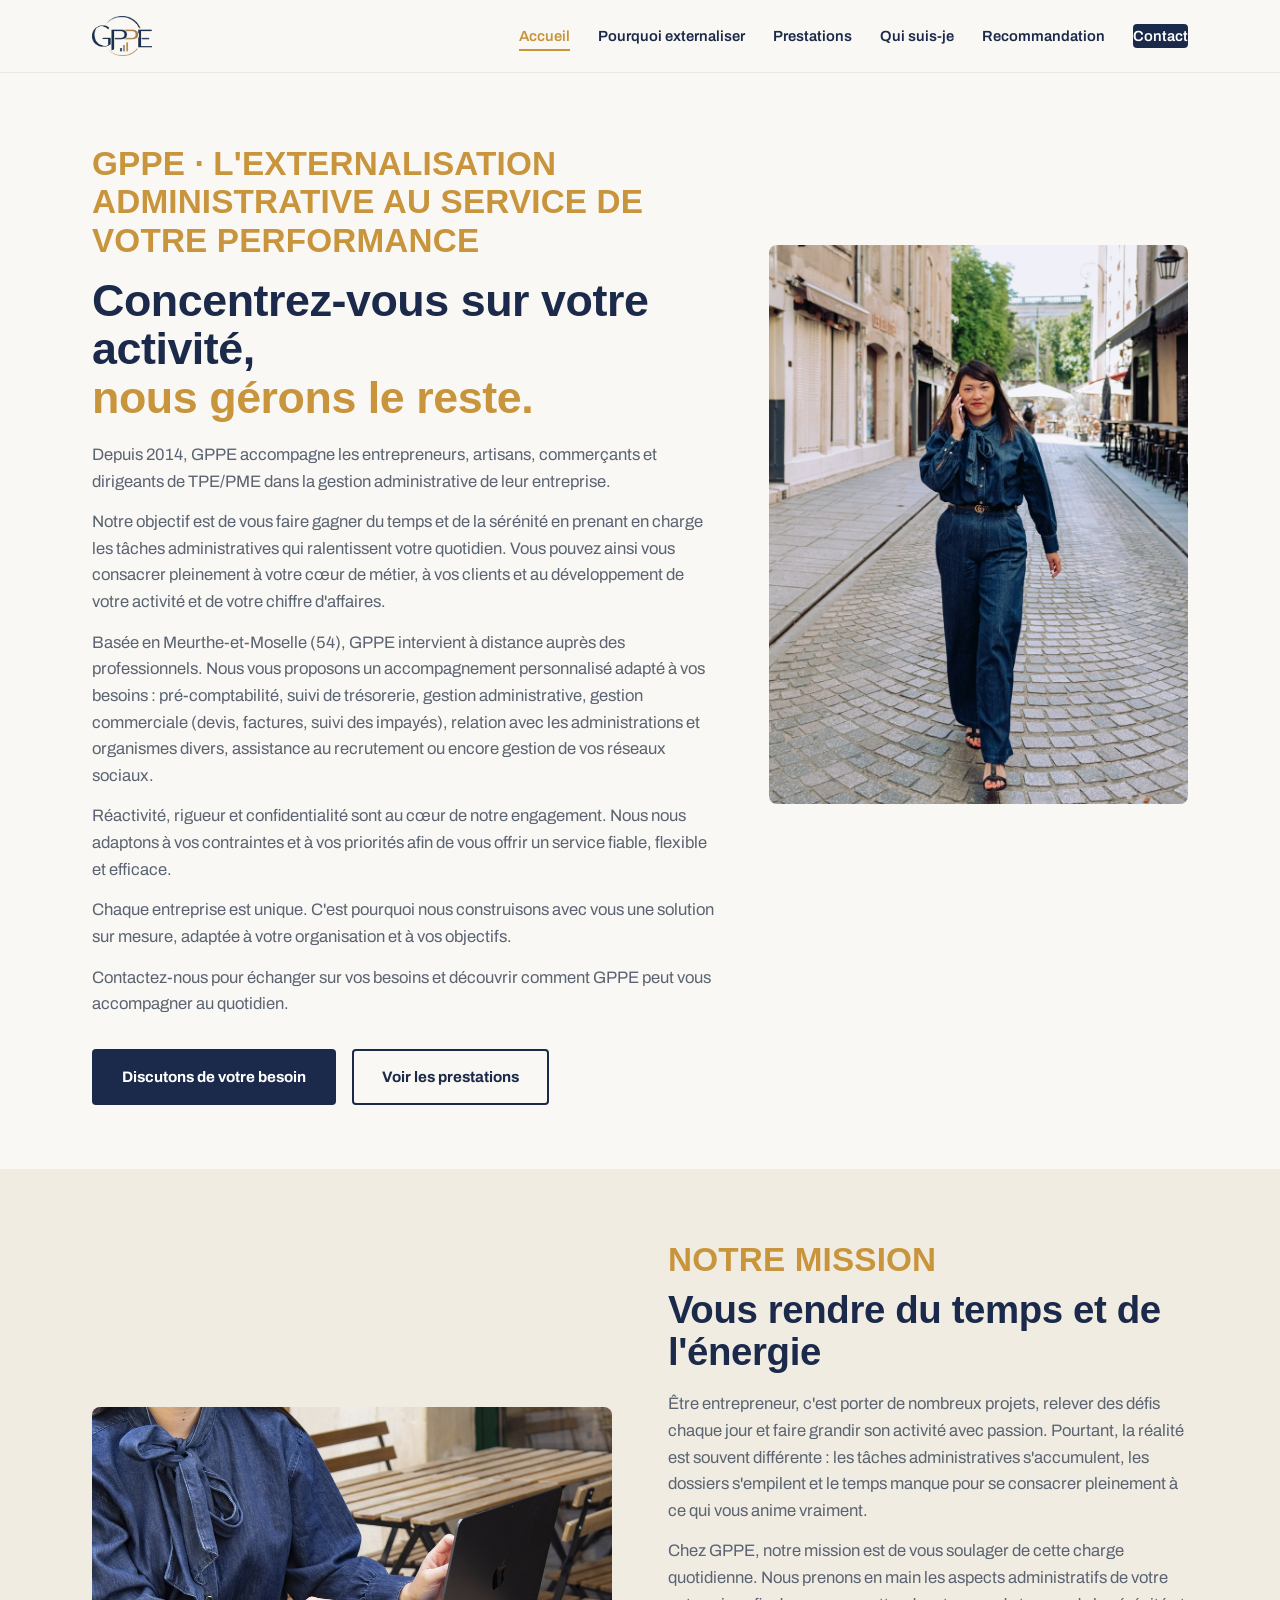
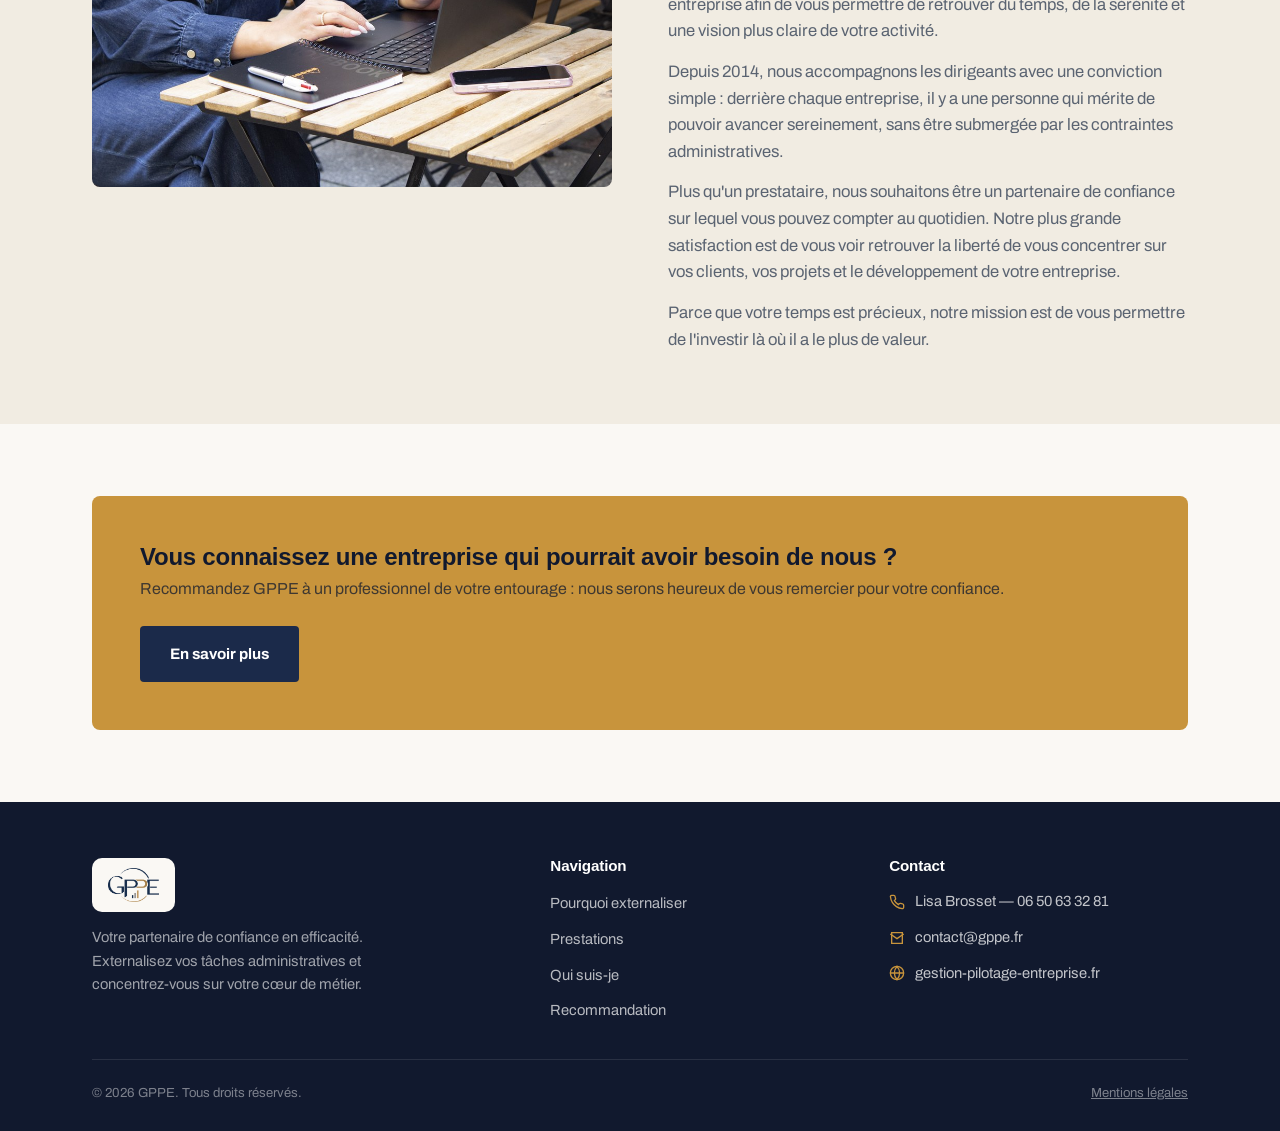
<file: index.html>
<!DOCTYPE html>
<html lang="fr">
<head>
<meta charset="UTF-8">
<meta name="viewport" content="width=device-width, initial-scale=1.0">
<title>GPPE — Libérez votre temps, accélérez votre croissance</title>
<meta name="description" content="GPPE accompagne les TPE et PME dans la gestion de leurs tâches administratives : comptabilité, relation clients, fournisseurs, RH et réseaux sociaux.">
<link rel="icon" href="images/favicon.ico" sizes="any">
<link rel="icon" href="images/favicon-32x32.png" type="image/png" sizes="32x32">
<link rel="icon" href="images/favicon-16x16.png" type="image/png" sizes="16x16">
<link rel="apple-touch-icon" href="images/apple-touch-icon.png">
<link rel="stylesheet" href="css/style.css">
</head>
<body>

<header class="site-header">
  <div class="nav-wrap">
    <a href="index.html" class="logo">
      <img src="images/logo-mark.png" alt="GPPE - Gestion & Pilotage Personnalisés des Entreprises" class="logo-img">
    </a>
    <ul class="nav-links">
      <li><a href="index.html" class="active">Accueil</a></li>
      <li><a href="pourquoi-externaliser.html">Pourquoi externaliser</a></li>
      <li><a href="services.html">Prestations</a></li>
      <li><a href="qui-suis-je.html">Qui suis-je</a></li>
      <li><a href="recommandation.html">Recommandation</a></li>
      <li><a href="contact.html" class="nav-cta">Contact</a></li>
    </ul>
    <button class="nav-toggle" aria-label="Ouvrir le menu">
      <svg viewBox="0 0 24 24" fill="none" stroke="#1B2A4A" stroke-width="2" stroke-linecap="round"><line x1="3" y1="6" x2="21" y2="6"/><line x1="3" y1="12" x2="21" y2="12"/><line x1="3" y1="18" x2="21" y2="18"/></svg>
    </button>
  </div>
</header>

<main>

  <!-- HERO -->
  <section class="hero">
    <div class="container hero-grid">
      <div class="hero-text">
        <span class="eyebrow">GPPE · L'externalisation administrative au service de votre performance</span>
        <h1>Concentrez-vous sur votre activité,<br><span class="accent">nous gérons le reste.</span></h1>
        <p style="margin-top:20px; max-width:640px; font-size:1.04rem; color:var(--slate);">Depuis 2014, GPPE accompagne les entrepreneurs, artisans, commerçants et dirigeants de TPE/PME dans la gestion administrative de leur entreprise.</p>
        <p style="margin-top:14px; max-width:640px; font-size:1.04rem; color:var(--slate);">Notre objectif est de vous faire gagner du temps et de la sérénité en prenant en charge les tâches administratives qui ralentissent votre quotidien. Vous pouvez ainsi vous consacrer pleinement à votre cœur de métier, à vos clients et au développement de votre activité et de votre chiffre d'affaires.</p>
        <p style="margin-top:14px; max-width:640px; font-size:1.04rem; color:var(--slate);">Basée en Meurthe-et-Moselle (54), GPPE intervient à distance auprès des professionnels. Nous vous proposons un accompagnement personnalisé adapté à vos besoins : pré-comptabilité, suivi de trésorerie, gestion administrative, gestion commerciale (devis, factures, suivi des impayés), relation avec les administrations et organismes divers, assistance au recrutement ou encore gestion de vos réseaux sociaux.</p>
        <p style="margin-top:14px; max-width:640px; font-size:1.04rem; color:var(--slate);">Réactivité, rigueur et confidentialité sont au cœur de notre engagement. Nous nous adaptons à vos contraintes et à vos priorités afin de vous offrir un service fiable, flexible et efficace.</p>
        <p style="margin-top:14px; max-width:640px; font-size:1.04rem; color:var(--slate);">Chaque entreprise est unique. C'est pourquoi nous construisons avec vous une solution sur mesure, adaptée à votre organisation et à vos objectifs.</p>
        <p style="margin-top:14px; max-width:640px; font-size:1.04rem; color:var(--slate);">Contactez-nous pour échanger sur vos besoins et découvrir comment GPPE peut vous accompagner au quotidien.</p>
        <div class="hero-actions">
          <a href="contact.html" class="btn btn-primary">Discutons de votre besoin</a>
          <a href="services.html" class="btn btn-ghost">Voir les prestations</a>
        </div>
      </div>
      <div class="hero-media">
        <img src="images/hero-street.jpg" alt="Entrepreneure indépendante dans une rue, accompagnée par GPPE">
      </div>
    </div>
  </section>

  <!-- MISSION -->
  <section class="bg-cream-dim">
    <div class="container">
      <div class="split">
        <img src="images/mission.jpg" alt="Gestion administrative au quotidien">
        <div>
          <span class="eyebrow">Notre mission</span>
          <h2 style="margin-top:10px;">Vous rendre du temps et de l'énergie</h2>
          <p style="margin-top:18px; font-size:1.04rem;">Être entrepreneur, c'est porter de nombreux projets, relever des défis chaque jour et faire grandir son activité avec passion. Pourtant, la réalité est souvent différente : les tâches administratives s'accumulent, les dossiers s'empilent et le temps manque pour se consacrer pleinement à ce qui vous anime vraiment.</p>
          <p style="margin-top:14px; font-size:1.04rem;">Chez GPPE, notre mission est de vous soulager de cette charge quotidienne. Nous prenons en main les aspects administratifs de votre entreprise afin de vous permettre de retrouver du temps, de la sérénité et une vision plus claire de votre activité.</p>
          <p style="margin-top:14px; font-size:1.04rem;">Depuis 2014, nous accompagnons les dirigeants avec une conviction simple : derrière chaque entreprise, il y a une personne qui mérite de pouvoir avancer sereinement, sans être submergée par les contraintes administratives.</p>
          <p style="margin-top:14px; font-size:1.04rem;">Plus qu'un prestataire, nous souhaitons être un partenaire de confiance sur lequel vous pouvez compter au quotidien. Notre plus grande satisfaction est de vous voir retrouver la liberté de vous concentrer sur vos clients, vos projets et le développement de votre entreprise.</p>
          <p style="margin-top:14px; font-size:1.04rem;">Parce que votre temps est précieux, notre mission est de vous permettre de l'investir là où il a le plus de valeur.</p>
        </div>
      </div>
    </div>
  </section>

  <!-- RECOMMANDATION TEASER -->
  <section>
    <div class="container">
      <div class="cta-banner">
        <div>
          <h3>Vous connaissez une entreprise qui pourrait avoir besoin de nous ?</h3>
          <p>Recommandez GPPE à un professionnel de votre entourage : nous serons heureux de vous remercier pour votre confiance.</p>
        </div>
        <a href="recommandation.html" class="btn btn-primary">En savoir plus</a>
      </div>
    </div>
  </section>

</main>

<footer class="site-footer">
  <div class="container">
    <div class="footer-grid">
      <div>
        <div class="footer-logo-wrap">
          <img src="images/logo-mark.png" alt="GPPE" class="logo-img">
        </div>
        <p>Votre partenaire de confiance en efficacité. Externalisez vos tâches administratives et concentrez-vous sur votre cœur de métier.</p>
      </div>
      <div>
        <h4>Navigation</h4>
        <ul class="footer-links">
          <li><a href="pourquoi-externaliser.html">Pourquoi externaliser</a></li>
          <li><a href="services.html">Prestations</a></li>
          <li><a href="qui-suis-je.html">Qui suis-je</a></li>
          <li><a href="recommandation.html">Recommandation</a></li>
        </ul>
      </div>
      <div>
        <h4>Contact</h4>
        <ul class="footer-contact">
          <li><svg viewBox="0 0 24 24" fill="none" stroke="currentColor" stroke-width="2"><path d="M22 16.92v3a2 2 0 01-2.18 2 19.79 19.79 0 01-8.63-3.07 19.5 19.5 0 01-6-6 19.79 19.79 0 01-3.07-8.67A2 2 0 014.11 2h3a2 2 0 012 1.72c.127.96.361 1.903.7 2.81a2 2 0 01-.45 2.11L8.09 9.91a16 16 0 006 6l1.27-1.27a2 2 0 012.11-.45c.907.339 1.85.573 2.81.7A2 2 0 0122 16.92z"/></svg>Lisa Brosset — 06 50 63 32 81</li>
          <li><svg viewBox="0 0 24 24" fill="none" stroke="currentColor" stroke-width="2"><path d="M4 4h16v16H4z"/><path d="M22 6l-10 7L2 6"/></svg>contact@gppe.fr</li>
          <li><svg viewBox="0 0 24 24" fill="none" stroke="currentColor" stroke-width="2"><circle cx="12" cy="12" r="10"/><path d="M2 12h20M12 2a15.3 15.3 0 014 10 15.3 15.3 0 01-4 10 15.3 15.3 0 01-4-10 15.3 15.3 0 014-10z"/></svg>gestion-pilotage-entreprise.fr</li>
        </ul>
      </div>
    </div>
    <div class="footer-bottom">
      <span>© 2026 GPPE. Tous droits réservés.</span>
      <span><a href="mentions-legales.html" style="color:inherit; text-decoration:underline;">Mentions légales</a></span>
    </div>
  </div>
</footer>

<script src="js/main.js"></script>
</body>
</html>
</file>
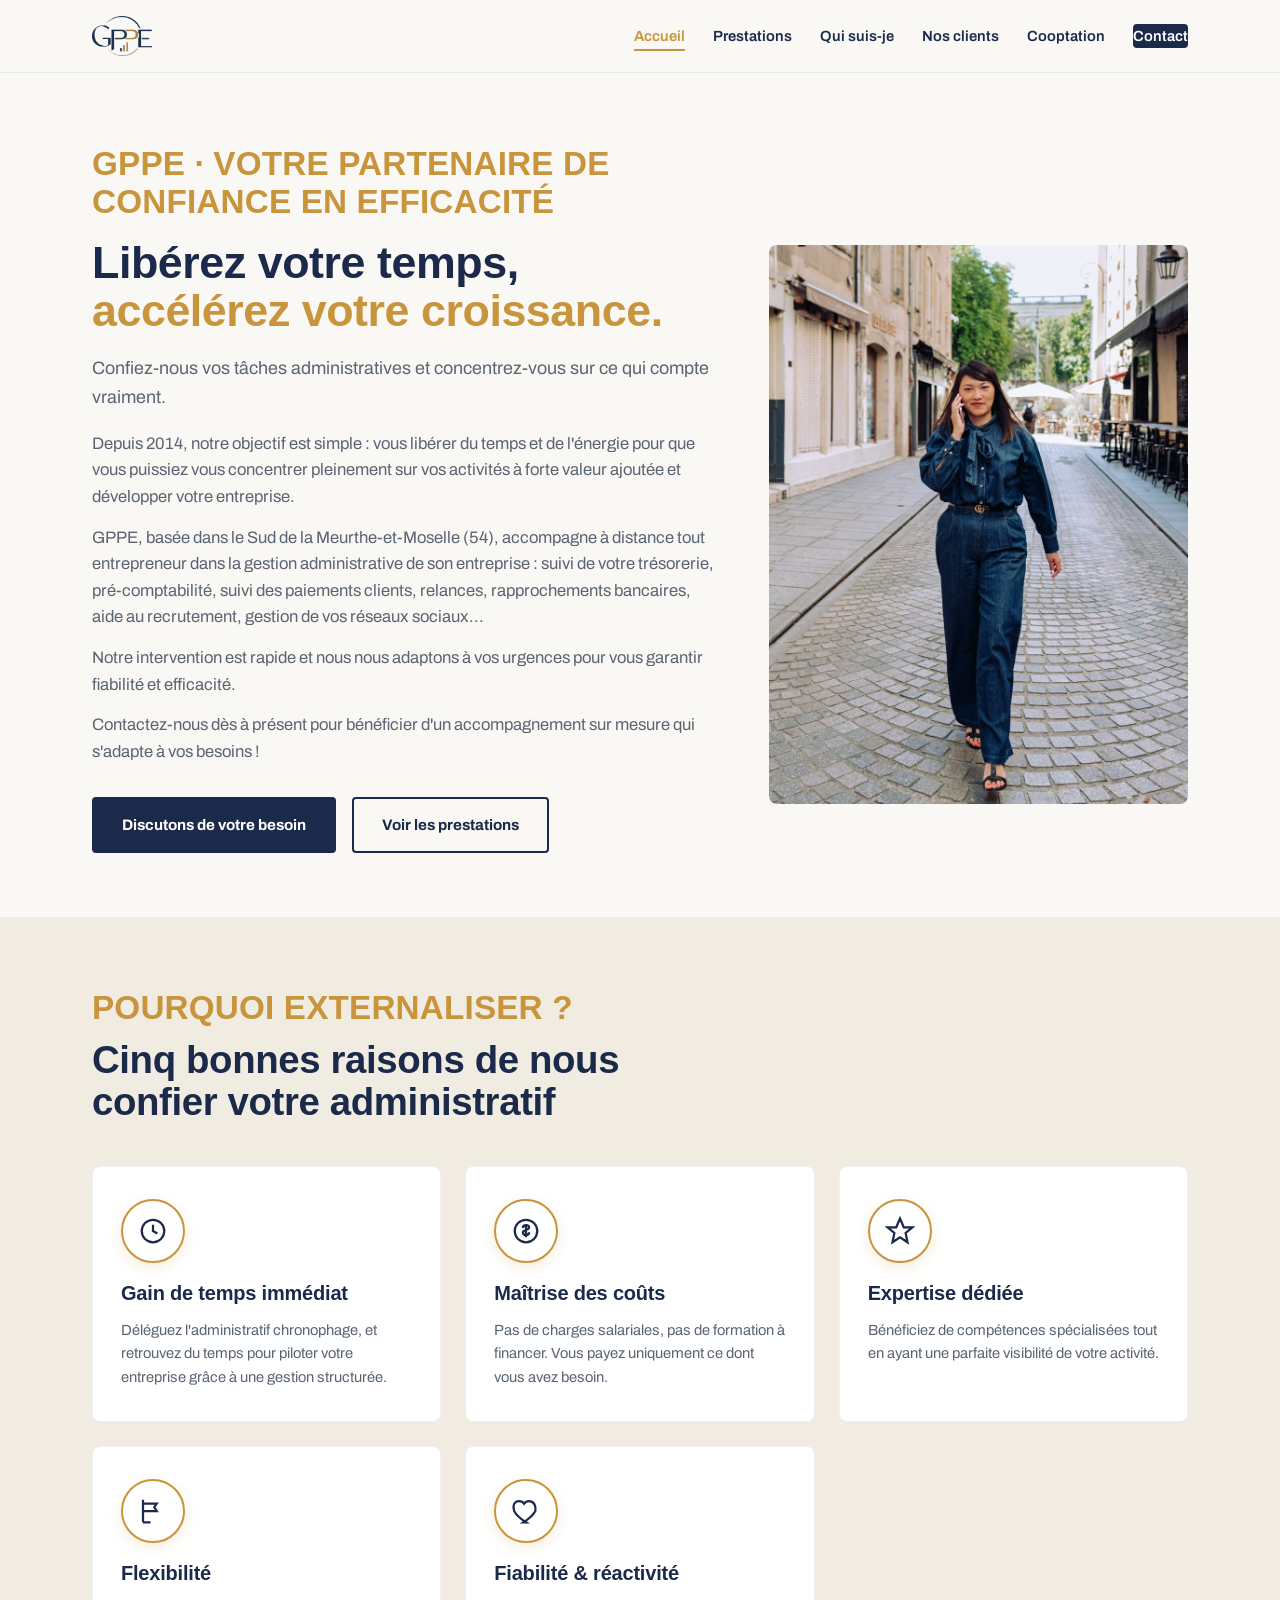
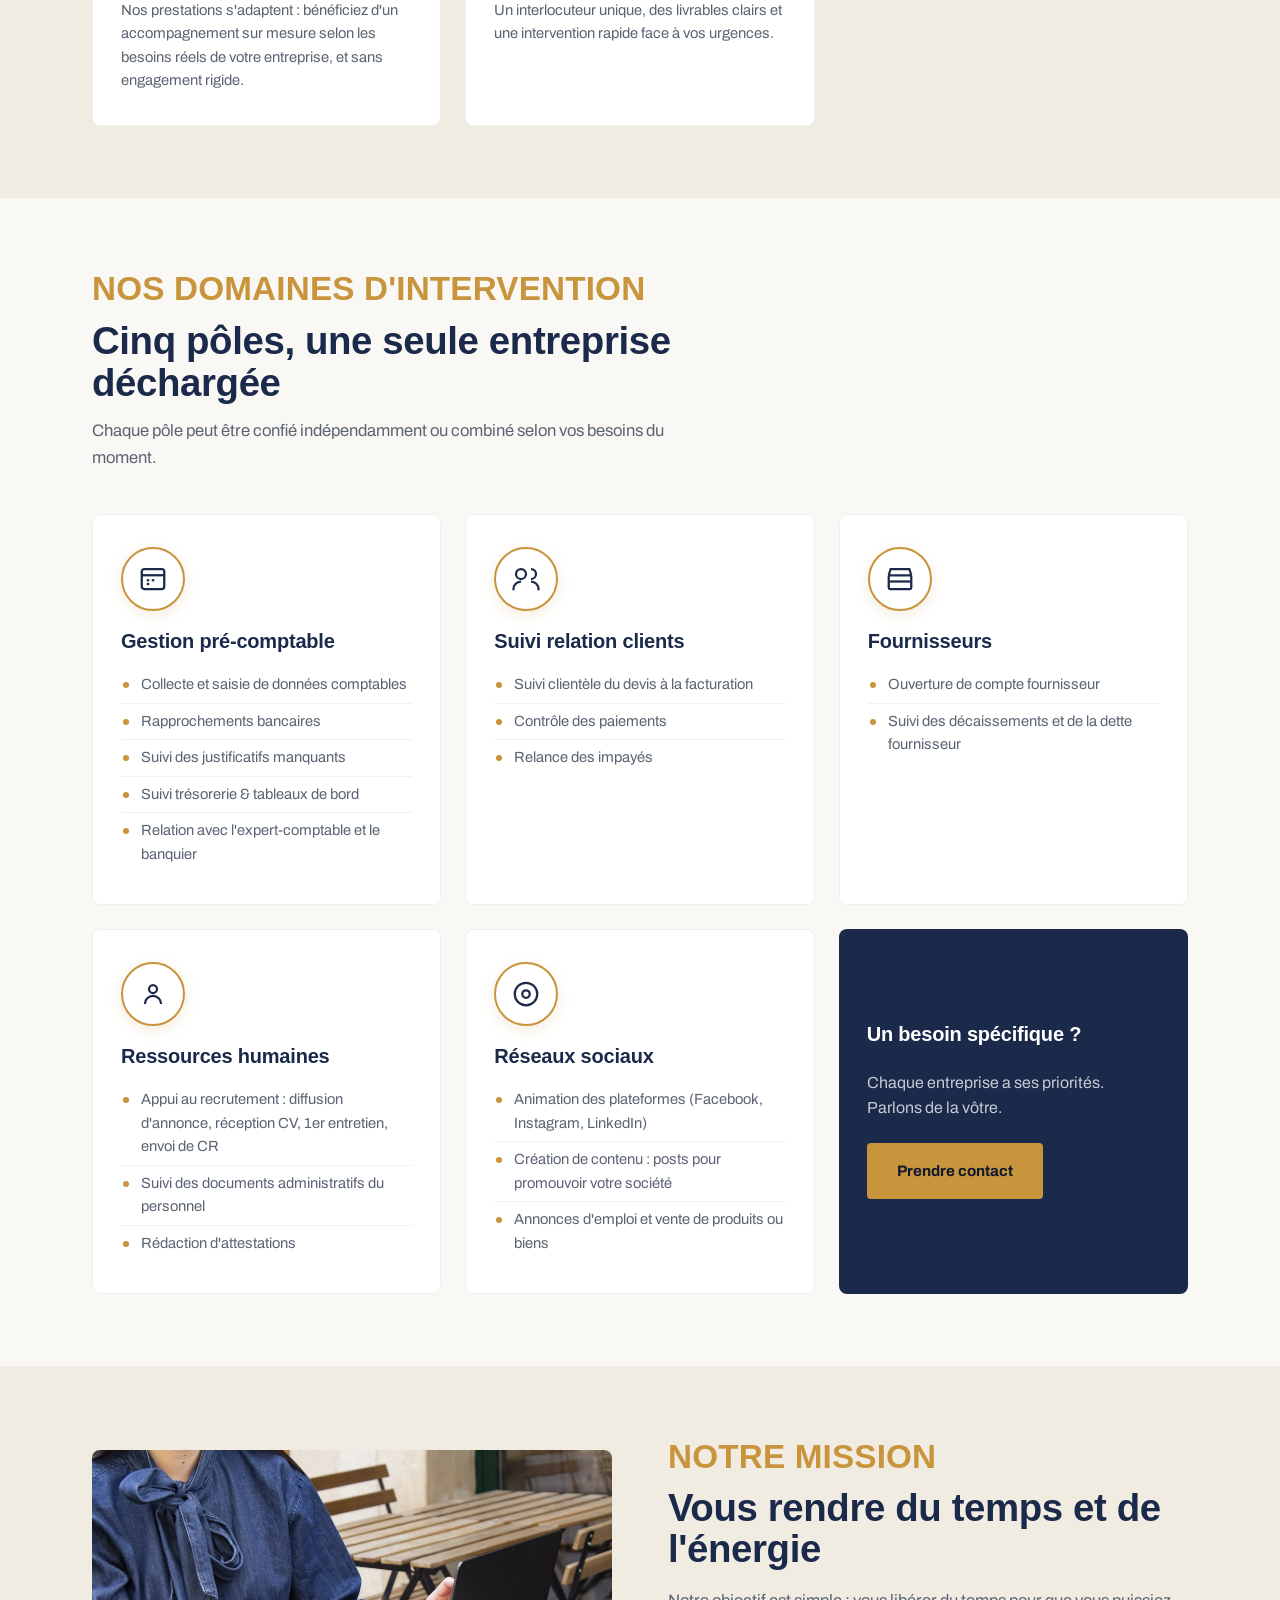
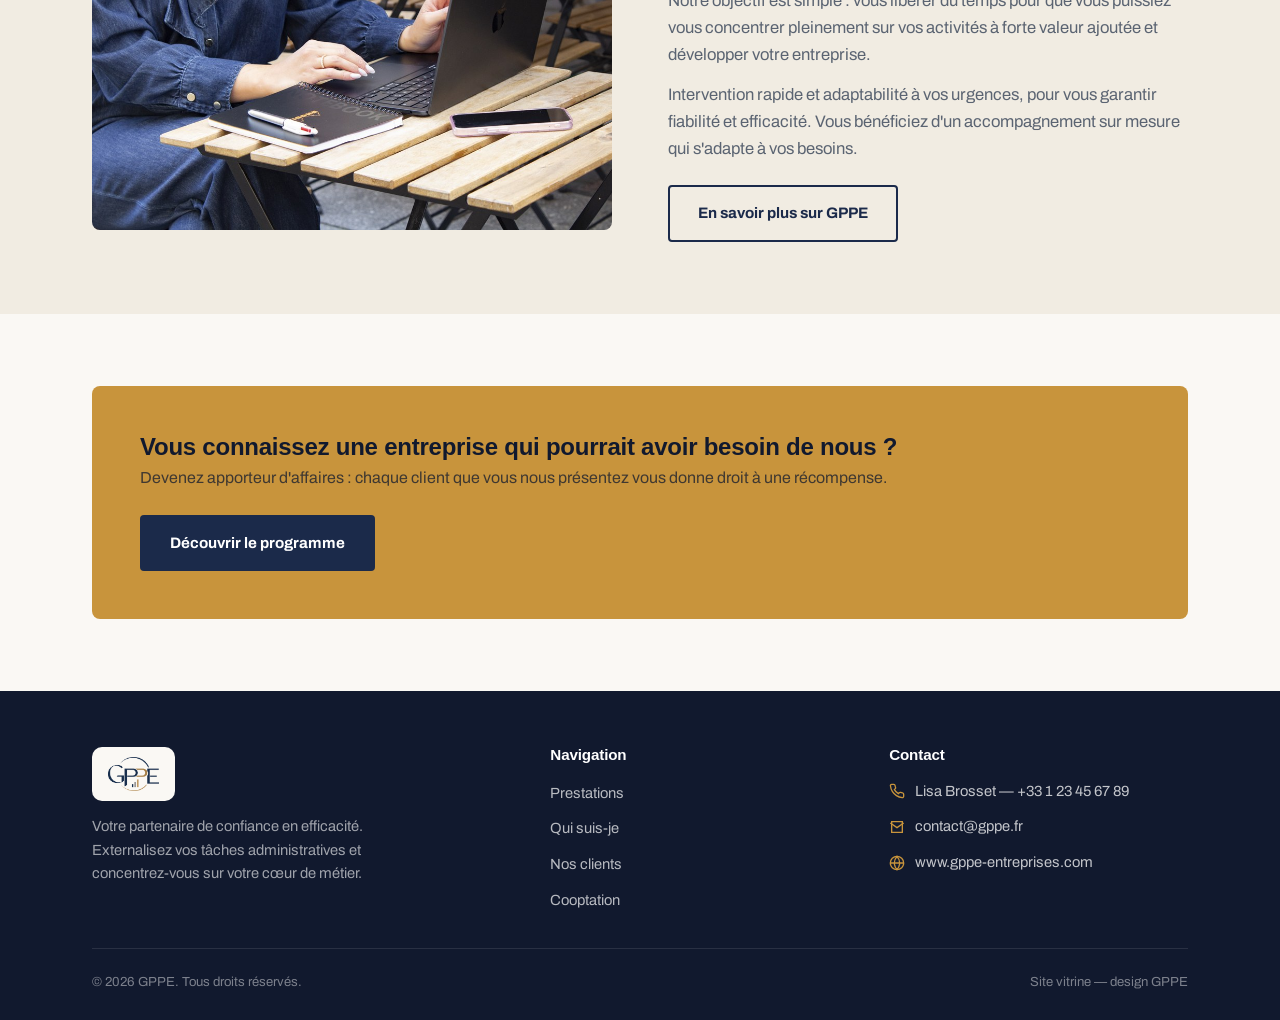
<file: site vitrine gppe/index.html>
<!DOCTYPE html>
<html lang="fr">
<head>
<meta charset="UTF-8">
<meta name="viewport" content="width=device-width, initial-scale=1.0">
<title>GPPE — Libérez votre temps, accélérez votre croissance</title>
<meta name="description" content="GPPE accompagne les TPE et PME dans la gestion de leurs tâches administratives : comptabilité, relation clients, fournisseurs, RH et réseaux sociaux.">
<link rel="icon" href="images/favicon.ico" sizes="any">
<link rel="icon" href="images/favicon-32x32.png" type="image/png" sizes="32x32">
<link rel="icon" href="images/favicon-16x16.png" type="image/png" sizes="16x16">
<link rel="apple-touch-icon" href="images/apple-touch-icon.png">
<link rel="stylesheet" href="css/style.css">
</head>
<body>

<header class="site-header">
  <div class="nav-wrap">
    <a href="index.html" class="logo">
      <img src="images/logo-mark.png" alt="GPPE - Gestion & Pilotage Personnalisés des Entreprises" class="logo-img">
    </a>
    <ul class="nav-links">
      <li><a href="index.html" class="active">Accueil</a></li>
      <li><a href="services.html">Prestations</a></li>
      <li><a href="qui-suis-je.html">Qui suis-je</a></li>
      <li><a href="clients.html">Nos clients</a></li>
      <li><a href="cooptation.html">Cooptation</a></li>
      <li><a href="contact.html" class="nav-cta">Contact</a></li>
    </ul>
    <button class="nav-toggle" aria-label="Ouvrir le menu">
      <svg viewBox="0 0 24 24" fill="none" stroke="#1B2A4A" stroke-width="2" stroke-linecap="round"><line x1="3" y1="6" x2="21" y2="6"/><line x1="3" y1="12" x2="21" y2="12"/><line x1="3" y1="18" x2="21" y2="18"/></svg>
    </button>
  </div>
</header>

<main>

  <!-- HERO -->
  <section class="hero">
    <div class="container hero-grid">
      <div class="hero-text">
        <span class="eyebrow">GPPE · Votre partenaire de confiance en efficacité</span>
        <h1>Libérez votre temps,<br><span class="accent">accélérez votre croissance.</span></h1>
        <p class="lede" style="max-width:640px;">Confiez-nous vos tâches administratives et concentrez-vous sur ce qui compte vraiment.</p>
        <p style="margin-top:18px; max-width:640px; font-size:1.04rem; color:var(--slate);">Depuis 2014, notre objectif est simple : vous libérer du temps et de l'énergie pour que vous puissiez vous concentrer pleinement sur vos activités à forte valeur ajoutée et développer votre entreprise.</p>
        <p style="margin-top:14px; max-width:640px; font-size:1.04rem; color:var(--slate);">GPPE, basée dans le Sud de la Meurthe-et-Moselle (54), accompagne à distance tout entrepreneur dans la gestion administrative de son entreprise : suivi de votre trésorerie, pré-comptabilité, suivi des paiements clients, relances, rapprochements bancaires, aide au recrutement, gestion de vos réseaux sociaux...</p>
        <p style="margin-top:14px; max-width:640px; font-size:1.04rem; color:var(--slate);">Notre intervention est rapide et nous nous adaptons à vos urgences pour vous garantir fiabilité et efficacité.</p>
        <p style="margin-top:14px; max-width:640px; font-size:1.04rem; color:var(--slate);">Contactez-nous dès à présent pour bénéficier d'un accompagnement sur mesure qui s'adapte à vos besoins !</p>
        <div class="hero-actions">
          <a href="contact.html" class="btn btn-primary">Discutons de votre besoin</a>
          <a href="services.html" class="btn btn-ghost">Voir les prestations</a>
        </div>
      </div>
      <div class="hero-media">
        <img src="images/hero-street.jpg" alt="Entrepreneure indépendante dans une rue, accompagnée par GPPE">
      </div>
    </div>
  </section>

  <!-- POURQUOI EXTERNALISER -->
  <section class="bg-cream-dim">
    <div class="container">
      <div class="section-head">
        <span class="eyebrow">Pourquoi externaliser ?</span>
        <h2>Cinq bonnes raisons de nous confier votre administratif</h2>
      </div>

      <div class="card-grid">

        <div class="card">
          <div class="token">
            <svg viewBox="0 0 24 24" fill="none" stroke="#1B2A4A" stroke-width="1.8"><circle cx="12" cy="12" r="9"/><path d="M12 7v5l3.5 2"/></svg>
          </div>
          <h3>Gain de temps immédiat</h3>
          <p style="font-size:0.92rem; color:var(--slate); margin-top:6px;">Déléguez l'administratif chronophage, et retrouvez du temps pour piloter votre entreprise grâce à une gestion structurée.</p>
        </div>

        <div class="card">
          <div class="token">
            <svg viewBox="0 0 24 24" fill="none" stroke="#1B2A4A" stroke-width="1.8"><circle cx="12" cy="12" r="9"/><path d="M12 7v10M9.5 9.5c0-1.4 1.1-2.3 2.5-2.3s2.5.8 2.5 2c0 2.3-5 1.7-5 4 0 1.2 1.1 2 2.5 2s2.5-.9 2.5-2.3"/></svg>
          </div>
          <h3>Maîtrise des coûts</h3>
          <p style="font-size:0.92rem; color:var(--slate); margin-top:6px;">Pas de charges salariales, pas de formation à financer. Vous payez uniquement ce dont vous avez besoin.</p>
        </div>

        <div class="card">
          <div class="token">
            <svg viewBox="0 0 24 24" fill="none" stroke="#1B2A4A" stroke-width="1.8"><path d="M12 2l3 7h7l-5.5 4.5L18 21l-6-4-6 4 1.5-7.5L2 9h7z"/></svg>
          </div>
          <h3>Expertise dédiée</h3>
          <p style="font-size:0.92rem; color:var(--slate); margin-top:6px;">Bénéficiez de compétences spécialisées tout en ayant une parfaite visibilité de votre activité.</p>
        </div>

        <div class="card">
          <div class="token">
            <svg viewBox="0 0 24 24" fill="none" stroke="#1B2A4A" stroke-width="1.8"><path d="M4 21V3M4 6h11l-2 3 2 3H4M4 21h6"/></svg>
          </div>
          <h3>Flexibilité</h3>
          <p style="font-size:0.92rem; color:var(--slate); margin-top:6px;">Nos prestations s'adaptent : bénéficiez d'un accompagnement sur mesure selon les besoins réels de votre entreprise, et sans engagement rigide.</p>
        </div>

        <div class="card">
          <div class="token">
            <svg viewBox="0 0 24 24" fill="none" stroke="#1B2A4A" stroke-width="1.8"><path d="M12 21s-7-4.35-9.5-9C1 8 2.5 4 6.5 4c2 0 3.3 1.1 4 2.2C11.2 5.1 12.5 4 14.5 4 18.5 4 20 8 19.5 12c-2.5 4.65-9.5 9-9.5 9z"/></svg>
          </div>
          <h3>Fiabilité &amp; réactivité</h3>
          <p style="font-size:0.92rem; color:var(--slate); margin-top:6px;">Un interlocuteur unique, des livrables clairs et une intervention rapide face à vos urgences.</p>
        </div>

      </div>
    </div>
  </section>

  <!-- SERVICES OVERVIEW -->
  <section>
    <div class="container">
      <div class="section-head">
        <span class="eyebrow">Nos domaines d'intervention</span>
        <h2>Cinq pôles, une seule entreprise déchargée</h2>
        <p>Chaque pôle peut être confié indépendamment ou combiné selon vos besoins du moment.</p>
      </div>

      <div class="card-grid">

        <div class="card">
          <div class="token">
            <svg viewBox="0 0 24 24" fill="none" stroke="#1B2A4A" stroke-width="1.8"><rect x="3" y="4" width="18" height="16" rx="2"/><line x1="3" y1="9" x2="21" y2="9"/><line x1="7" y1="13" x2="9" y2="13"/><line x1="11" y1="13" x2="13" y2="13"/><line x1="7" y1="16" x2="9" y2="16"/></svg>
          </div>
          <h3>Gestion pré-comptable</h3>
          <ul>
            <li>Collecte et saisie de données comptables</li>
            <li>Rapprochements bancaires</li>
            <li>Suivi des justificatifs manquants</li>
            <li>Suivi trésorerie & tableaux de bord</li>
            <li>Relation avec l'expert-comptable et le banquier</li>
          </ul>
        </div>

        <div class="card">
          <div class="token">
            <svg viewBox="0 0 24 24" fill="none" stroke="#1B2A4A" stroke-width="1.8"><path d="M8 12a4 4 0 100-8 4 4 0 000 8z"/><path d="M2 21v-1a6 6 0 016-6h0"/><path d="M16 12a4 4 0 100-8"/><path d="M22 21v-1a6 6 0 00-6-6"/></svg>
          </div>
          <h3>Suivi relation clients</h3>
          <ul>
            <li>Suivi clientèle du devis à la facturation</li>
            <li>Contrôle des paiements</li>
            <li>Relance des impayés</li>
          </ul>
        </div>

        <div class="card">
          <div class="token">
            <svg viewBox="0 0 24 24" fill="none" stroke="#1B2A4A" stroke-width="1.8"><path d="M3 9l1.5-5h15L21 9"/><rect x="3" y="9" width="18" height="11" rx="1"/><line x1="3" y1="14" x2="21" y2="14"/></svg>
          </div>
          <h3>Fournisseurs</h3>
          <ul>
            <li>Ouverture de compte fournisseur</li>
            <li>Suivi des décaissements et de la dette fournisseur</li>
          </ul>
        </div>

        <div class="card">
          <div class="token">
            <svg viewBox="0 0 24 24" fill="none" stroke="#1B2A4A" stroke-width="1.8"><circle cx="12" cy="8" r="3.2"/><path d="M5.5 20a6.5 6.5 0 0113 0"/></svg>
          </div>
          <h3>Ressources humaines</h3>
          <ul>
            <li>Appui au recrutement : diffusion d'annonce, réception CV, 1er entretien, envoi de CR</li>
            <li>Suivi des documents administratifs du personnel</li>
            <li>Rédaction d'attestations</li>
          </ul>
        </div>

        <div class="card">
          <div class="token">
            <svg viewBox="0 0 24 24" fill="none" stroke="#1B2A4A" stroke-width="1.8"><circle cx="12" cy="12" r="9"/><circle cx="12" cy="12" r="3"/></svg>
          </div>
          <h3>Réseaux sociaux</h3>
          <ul>
            <li>Animation des plateformes (Facebook, Instagram, LinkedIn)</li>
            <li>Création de contenu : posts pour promouvoir votre société</li>
            <li>Annonces d'emploi et vente de produits ou biens</li>
          </ul>
        </div>

        <div class="card" style="background:var(--navy); border:none; display:flex; flex-direction:column; justify-content:center;">
          <h3 style="color:var(--white);">Un besoin spécifique ?</h3>
          <p style="color:rgba(255,255,255,0.75); margin-top:10px; margin-bottom:22px;">Chaque entreprise a ses priorités. Parlons de la vôtre.</p>
          <a href="contact.html" class="btn btn-gold" style="align-self:flex-start;">Prendre contact</a>
        </div>

      </div>
    </div>
  </section>

  <!-- MISSION -->
  <section class="bg-cream-dim">
    <div class="container">
      <div class="split">
        <img src="images/mission.jpg" alt="Gestion administrative au quotidien">
        <div>
          <span class="eyebrow">Notre mission</span>
          <h2 style="margin-top:10px;">Vous rendre du temps et de l'énergie</h2>
          <p style="margin-top:18px; font-size:1.04rem;">Notre objectif est simple : vous libérer du temps pour que vous puissiez vous concentrer pleinement sur vos activités à forte valeur ajoutée et développer votre entreprise.</p>
          <p style="margin-top:14px; font-size:1.04rem;">Intervention rapide et adaptabilité à vos urgences, pour vous garantir fiabilité et efficacité. Vous bénéficiez d'un accompagnement sur mesure qui s'adapte à vos besoins.</p>
          <a href="qui-suis-je.html" class="btn btn-ghost" style="margin-top:24px;">En savoir plus sur GPPE</a>
        </div>
      </div>
    </div>
  </section>

  <!-- COOPTATION TEASER -->
  <section>
    <div class="container">
      <div class="cta-banner">
        <div>
          <h3>Vous connaissez une entreprise qui pourrait avoir besoin de nous ?</h3>
          <p>Devenez apporteur d'affaires : chaque client que vous nous présentez vous donne droit à une récompense.</p>
        </div>
        <a href="cooptation.html" class="btn btn-primary">Découvrir le programme</a>
      </div>
    </div>
  </section>

</main>

<footer class="site-footer">
  <div class="container">
    <div class="footer-grid">
      <div>
        <div class="footer-logo-wrap">
          <img src="images/logo-mark.png" alt="GPPE" class="logo-img">
        </div>
        <p>Votre partenaire de confiance en efficacité. Externalisez vos tâches administratives et concentrez-vous sur votre cœur de métier.</p>
      </div>
      <div>
        <h4>Navigation</h4>
        <ul class="footer-links">
          <li><a href="services.html">Prestations</a></li>
          <li><a href="qui-suis-je.html">Qui suis-je</a></li>
          <li><a href="clients.html">Nos clients</a></li>
          <li><a href="cooptation.html">Cooptation</a></li>
        </ul>
      </div>
      <div>
        <h4>Contact</h4>
        <ul class="footer-contact">
          <li><svg viewBox="0 0 24 24" fill="none" stroke="currentColor" stroke-width="2"><path d="M22 16.92v3a2 2 0 01-2.18 2 19.79 19.79 0 01-8.63-3.07 19.5 19.5 0 01-6-6 19.79 19.79 0 01-3.07-8.67A2 2 0 014.11 2h3a2 2 0 012 1.72c.127.96.361 1.903.7 2.81a2 2 0 01-.45 2.11L8.09 9.91a16 16 0 006 6l1.27-1.27a2 2 0 012.11-.45c.907.339 1.85.573 2.81.7A2 2 0 0122 16.92z"/></svg>Lisa Brosset — +33 1 23 45 67 89</li>
          <li><svg viewBox="0 0 24 24" fill="none" stroke="currentColor" stroke-width="2"><path d="M4 4h16v16H4z"/><path d="M22 6l-10 7L2 6"/></svg>contact@gppe.fr</li>
          <li><svg viewBox="0 0 24 24" fill="none" stroke="currentColor" stroke-width="2"><circle cx="12" cy="12" r="10"/><path d="M2 12h20M12 2a15.3 15.3 0 014 10 15.3 15.3 0 01-4 10 15.3 15.3 0 01-4-10 15.3 15.3 0 014-10z"/></svg>www.gppe-entreprises.com</li>
        </ul>
      </div>
    </div>
    <div class="footer-bottom">
      <span>© 2026 GPPE. Tous droits réservés.</span>
      <span>Site vitrine — design GPPE</span>
    </div>
  </div>
</footer>

<script src="js/main.js"></script>
</body>
</html>
</file>
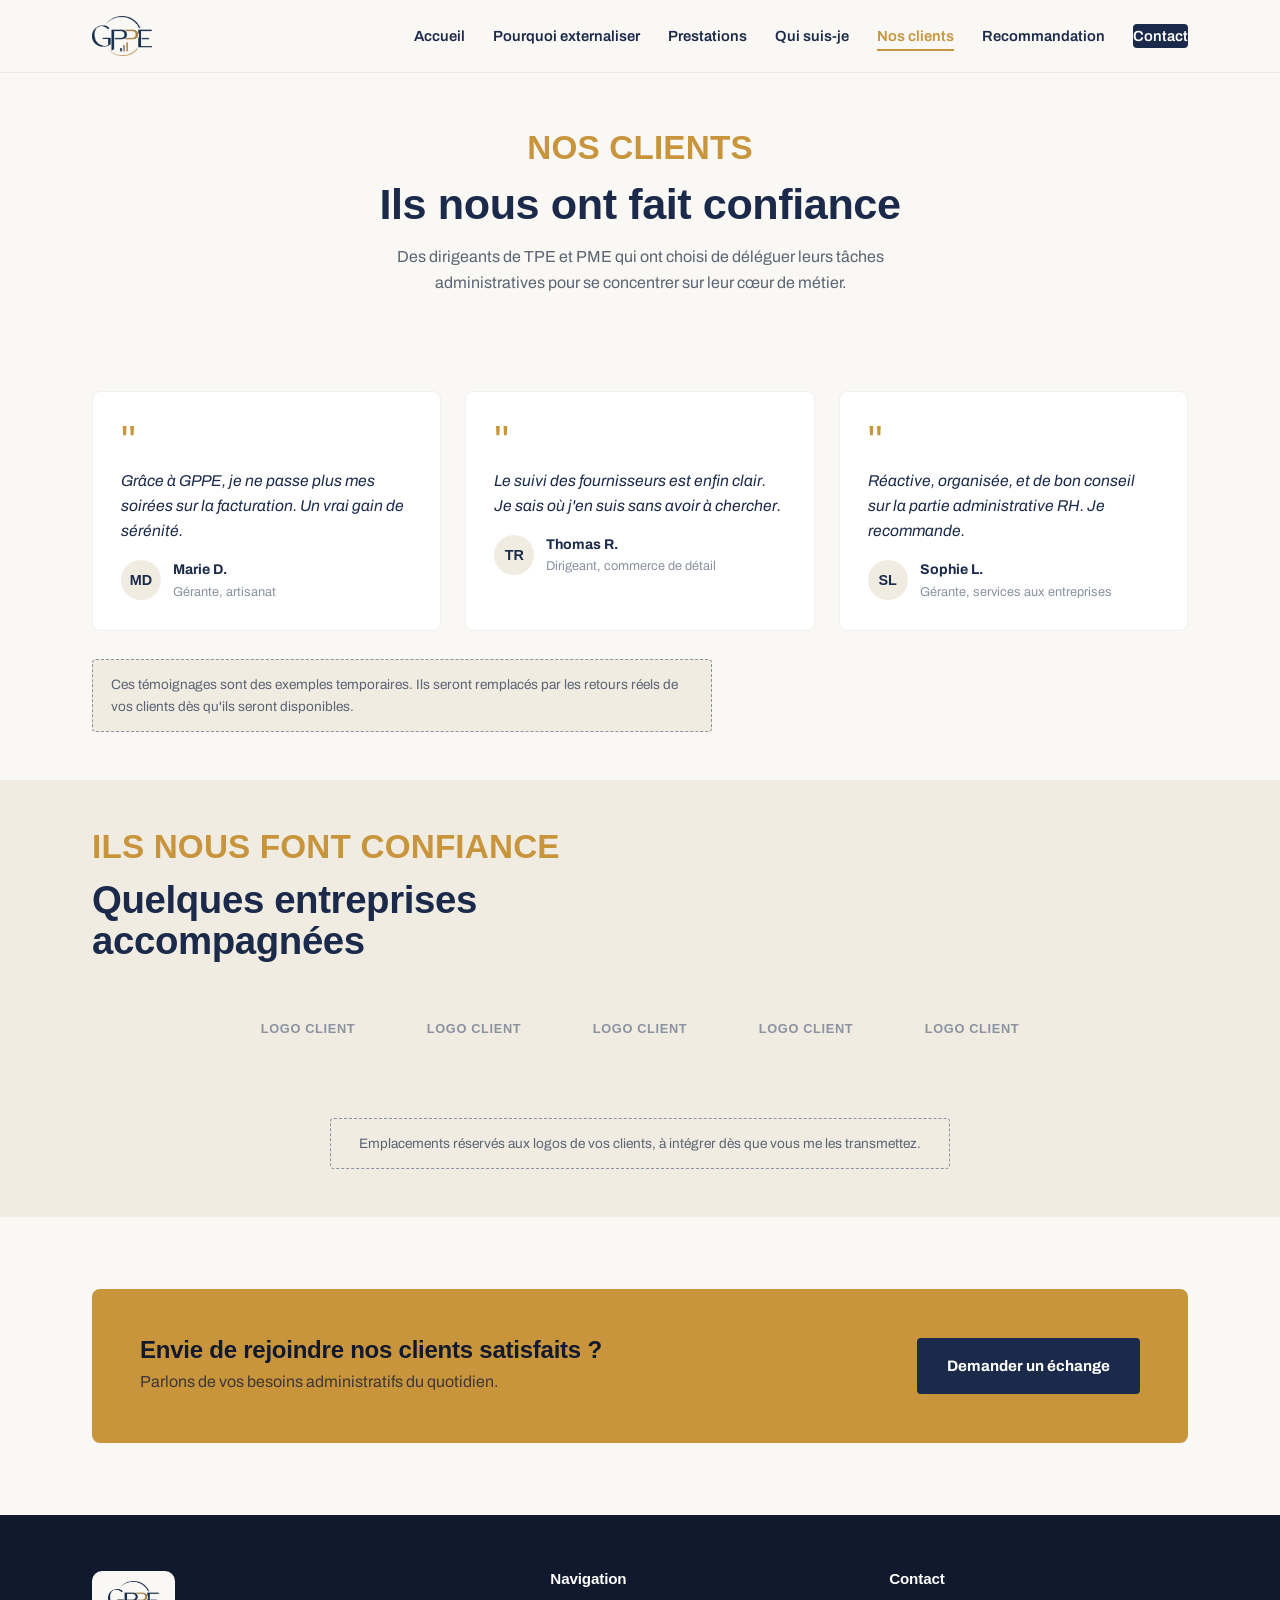
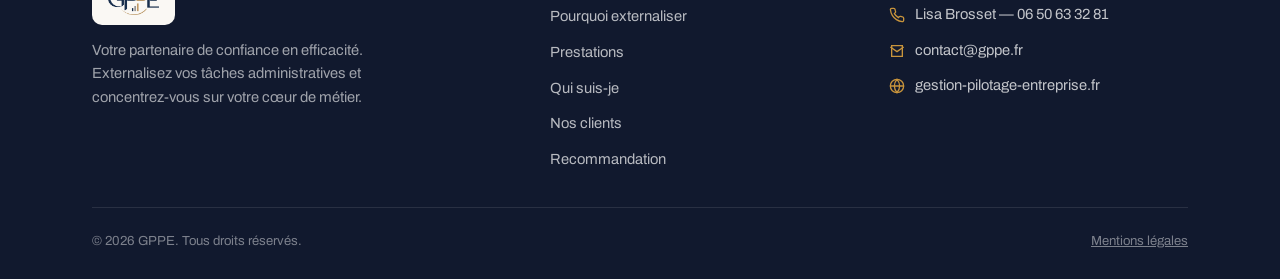
<file: clients.html>
<!DOCTYPE html>
<html lang="fr">
<head>
<meta charset="UTF-8">
<meta name="viewport" content="width=device-width, initial-scale=1.0">
<title>Nos clients — GPPE</title>
<meta name="description" content="Ils nous ont fait confiance : découvrez les entreprises accompagnées par GPPE.">
<link rel="icon" href="images/favicon.ico" sizes="any">
<link rel="icon" href="images/favicon-32x32.png" type="image/png" sizes="32x32">
<link rel="icon" href="images/favicon-16x16.png" type="image/png" sizes="16x16">
<link rel="apple-touch-icon" href="images/apple-touch-icon.png">
<link rel="stylesheet" href="css/style.css">
</head>
<body>

<header class="site-header">
  <div class="nav-wrap">
    <a href="index.html" class="logo">
      <img src="images/logo-mark.png" alt="GPPE - Gestion & Pilotage Personnalisés des Entreprises" class="logo-img">
    </a>
    <ul class="nav-links">
      <li><a href="index.html">Accueil</a></li>
      <li><a href="pourquoi-externaliser.html">Pourquoi externaliser</a></li>
      <li><a href="services.html">Prestations</a></li>
      <li><a href="qui-suis-je.html">Qui suis-je</a></li>
      <li><a href="clients.html" class="active">Nos clients</a></li>
      <li><a href="recommandation.html">Recommandation</a></li>
      <li><a href="contact.html" class="nav-cta">Contact</a></li>
    </ul>
    <button class="nav-toggle" aria-label="Ouvrir le menu">
      <svg viewBox="0 0 24 24" fill="none" stroke="#1B2A4A" stroke-width="2" stroke-linecap="round"><line x1="3" y1="6" x2="21" y2="6"/><line x1="3" y1="12" x2="21" y2="12"/><line x1="3" y1="18" x2="21" y2="18"/></svg>
    </button>
  </div>
</header>

<main>

  <div class="page-head container">
    <span class="eyebrow">Nos clients</span>
    <h1>Ils nous ont fait confiance</h1>
    <p>Des dirigeants de TPE et PME qui ont choisi de déléguer leurs tâches administratives pour se concentrer sur leur cœur de métier.</p>
  </div>

  <section class="section-tight">
    <div class="container">
      <div class="testi-grid">

        <div class="testi-card">
          <span class="quote-mark">"</span>
          <p class="quote">Grâce à GPPE, je ne passe plus mes soirées sur la facturation. Un vrai gain de sérénité.</p>
          <div class="who">
            <div class="avatar">MD</div>
            <div>
              <div class="name">Marie D.</div>
              <div class="role">Gérante, artisanat</div>
            </div>
          </div>
        </div>

        <div class="testi-card">
          <span class="quote-mark">"</span>
          <p class="quote">Le suivi des fournisseurs est enfin clair. Je sais où j'en suis sans avoir à chercher.</p>
          <div class="who">
            <div class="avatar">TR</div>
            <div>
              <div class="name">Thomas R.</div>
              <div class="role">Dirigeant, commerce de détail</div>
            </div>
          </div>
        </div>

        <div class="testi-card">
          <span class="quote-mark">"</span>
          <p class="quote">Réactive, organisée, et de bon conseil sur la partie administrative RH. Je recommande.</p>
          <div class="who">
            <div class="avatar">SL</div>
            <div>
              <div class="name">Sophie L.</div>
              <div class="role">Gérante, services aux entreprises</div>
            </div>
          </div>
        </div>

      </div>

      <div class="placeholder-note">
        Ces témoignages sont des exemples temporaires. Ils seront remplacés par les retours réels de vos clients dès qu'ils seront disponibles.
      </div>
    </div>
  </section>

  <!-- LOGO STRIP -->
  <section class="bg-cream-dim section-tight">
    <div class="container">
      <div class="section-head" style="margin-bottom:8px;">
        <span class="eyebrow">Ils nous font confiance</span>
        <h2>Quelques entreprises accompagnées</h2>
      </div>
      <div class="logo-strip">
        <div class="ghost-logo">LOGO CLIENT</div>
        <div class="ghost-logo">LOGO CLIENT</div>
        <div class="ghost-logo">LOGO CLIENT</div>
        <div class="ghost-logo">LOGO CLIENT</div>
        <div class="ghost-logo">LOGO CLIENT</div>
      </div>
      <div class="placeholder-note" style="margin-left:auto; margin-right:auto; text-align:center;">
        Emplacements réservés aux logos de vos clients, à intégrer dès que vous me les transmettez.
      </div>
    </div>
  </section>

  <section>
    <div class="container">
      <div class="cta-banner">
        <div>
          <h3>Envie de rejoindre nos clients satisfaits ?</h3>
          <p>Parlons de vos besoins administratifs du quotidien.</p>
        </div>
        <a href="contact.html" class="btn btn-primary">Demander un échange</a>
      </div>
    </div>
  </section>

</main>

<footer class="site-footer">
  <div class="container">
    <div class="footer-grid">
      <div>
        <div class="footer-logo-wrap">
          <img src="images/logo-mark.png" alt="GPPE" class="logo-img">
        </div>
        <p>Votre partenaire de confiance en efficacité. Externalisez vos tâches administratives et concentrez-vous sur votre cœur de métier.</p>
      </div>
      <div>
        <h4>Navigation</h4>
        <ul class="footer-links">
          <li><a href="pourquoi-externaliser.html">Pourquoi externaliser</a></li>
          <li><a href="services.html">Prestations</a></li>
          <li><a href="qui-suis-je.html">Qui suis-je</a></li>
          <li><a href="clients.html">Nos clients</a></li>
          <li><a href="recommandation.html">Recommandation</a></li>
        </ul>
      </div>
      <div>
        <h4>Contact</h4>
        <ul class="footer-contact">
          <li><svg viewBox="0 0 24 24" fill="none" stroke="currentColor" stroke-width="2"><path d="M22 16.92v3a2 2 0 01-2.18 2 19.79 19.79 0 01-8.63-3.07 19.5 19.5 0 01-6-6 19.79 19.79 0 01-3.07-8.67A2 2 0 014.11 2h3a2 2 0 012 1.72c.127.96.361 1.903.7 2.81a2 2 0 01-.45 2.11L8.09 9.91a16 16 0 006 6l1.27-1.27a2 2 0 012.11-.45c.907.339 1.85.573 2.81.7A2 2 0 0122 16.92z"/></svg>Lisa Brosset — 06 50 63 32 81</li>
          <li><svg viewBox="0 0 24 24" fill="none" stroke="currentColor" stroke-width="2"><path d="M4 4h16v16H4z"/><path d="M22 6l-10 7L2 6"/></svg>contact@gppe.fr</li>
          <li><svg viewBox="0 0 24 24" fill="none" stroke="currentColor" stroke-width="2"><circle cx="12" cy="12" r="10"/><path d="M2 12h20M12 2a15.3 15.3 0 014 10 15.3 15.3 0 01-4 10 15.3 15.3 0 01-4-10 15.3 15.3 0 014-10z"/></svg>gestion-pilotage-entreprise.fr</li>
        </ul>
      </div>
    </div>
    <div class="footer-bottom">
      <span>© 2026 GPPE. Tous droits réservés.</span>
      <span><a href="mentions-legales.html" style="color:inherit; text-decoration:underline;">Mentions légales</a></span>
    </div>
  </div>
</footer>

<script src="js/main.js"></script>
</body>
</html>
</file>
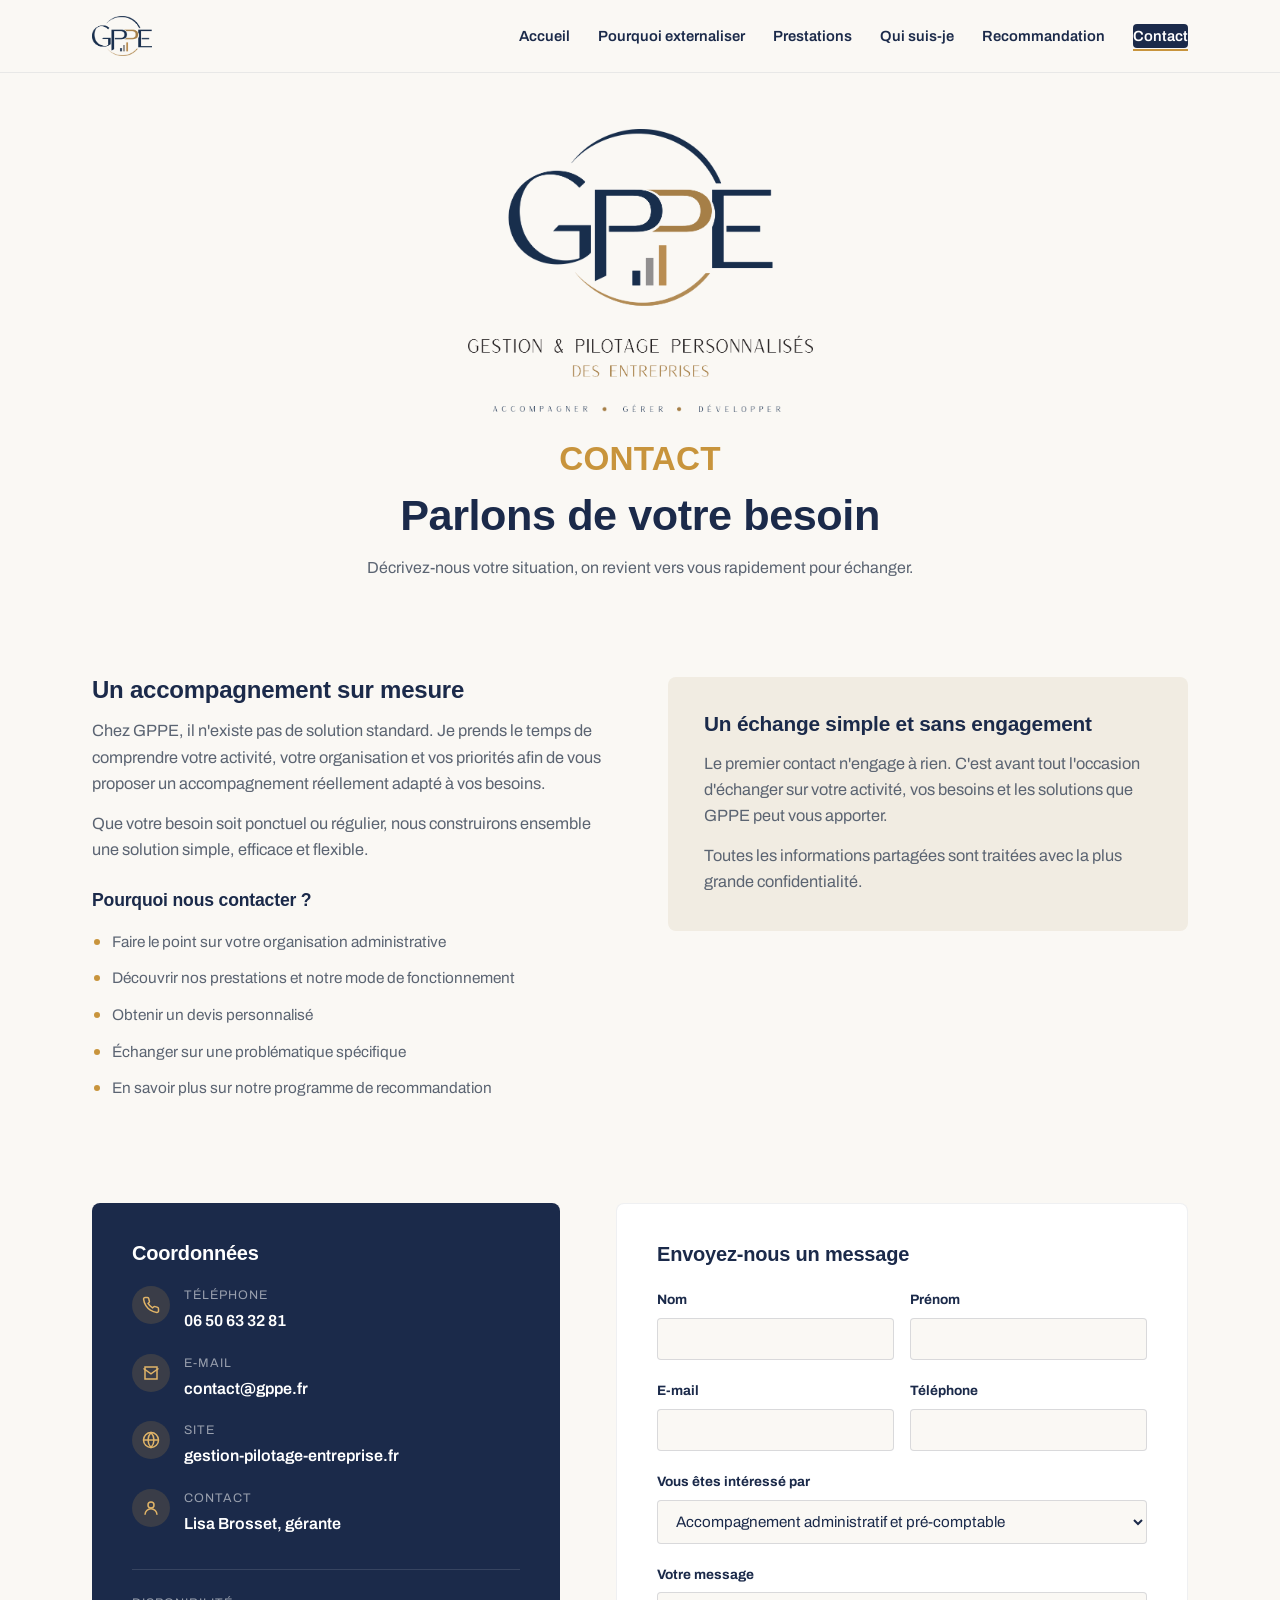
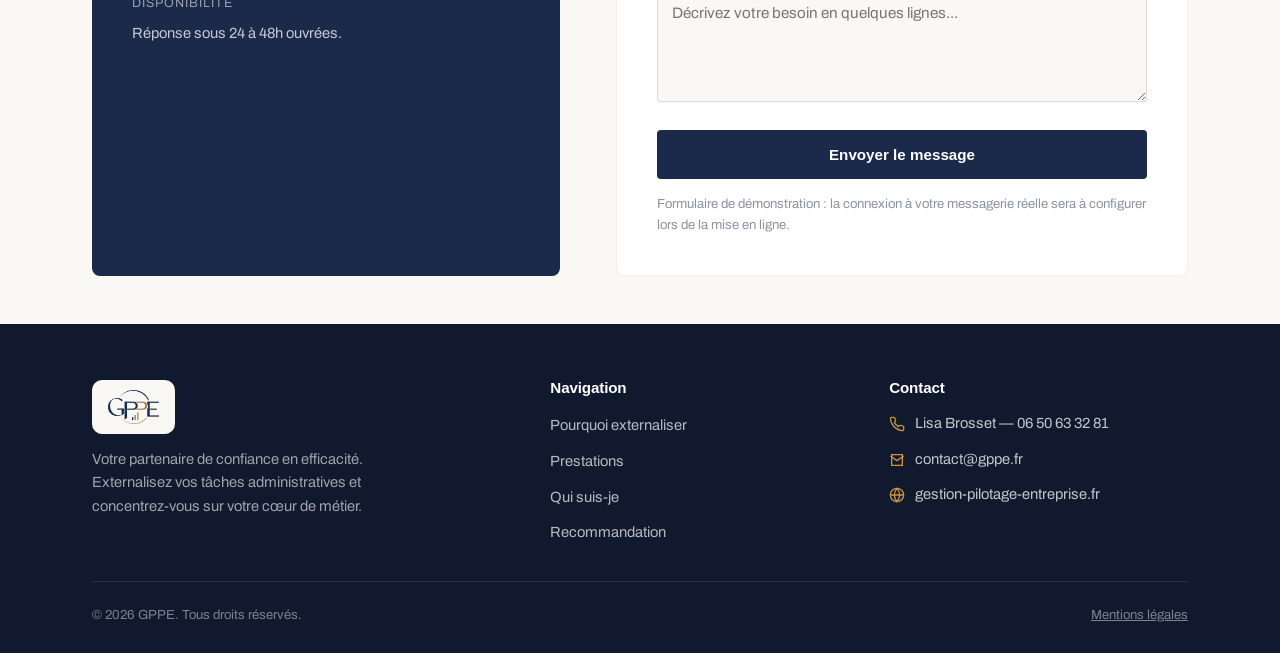
<file: contact.html>
<!DOCTYPE html>
<html lang="fr">
<head>
<meta charset="UTF-8">
<meta name="viewport" content="width=device-width, initial-scale=1.0">
<title>Contact — GPPE</title>
<meta name="description" content="Contactez GPPE pour discuter de l'externalisation de vos tâches administratives.">
<link rel="icon" href="images/favicon.ico" sizes="any">
<link rel="icon" href="images/favicon-32x32.png" type="image/png" sizes="32x32">
<link rel="icon" href="images/favicon-16x16.png" type="image/png" sizes="16x16">
<link rel="apple-touch-icon" href="images/apple-touch-icon.png">
<link rel="stylesheet" href="css/style.css">
</head>
<body>

<header class="site-header">
  <div class="nav-wrap">
    <a href="index.html" class="logo">
      <img src="images/logo-mark.png" alt="GPPE - Gestion & Pilotage Personnalisés des Entreprises" class="logo-img">
    </a>
    <ul class="nav-links">
      <li><a href="index.html">Accueil</a></li>
      <li><a href="pourquoi-externaliser.html">Pourquoi externaliser</a></li>
      <li><a href="services.html">Prestations</a></li>
      <li><a href="qui-suis-je.html">Qui suis-je</a></li>
      <li><a href="recommandation.html">Recommandation</a></li>
      <li><a href="contact.html" class="nav-cta active">Contact</a></li>
    </ul>
    <button class="nav-toggle" aria-label="Ouvrir le menu">
      <svg viewBox="0 0 24 24" fill="none" stroke="#1B2A4A" stroke-width="2" stroke-linecap="round"><line x1="3" y1="6" x2="21" y2="6"/><line x1="3" y1="12" x2="21" y2="12"/><line x1="3" y1="18" x2="21" y2="18"/></svg>
    </button>
  </div>
</header>

<main>

  <div class="page-head container">
    <img src="images/logo-full.png" alt="GPPE - Gestion & Pilotage Personnalisés des Entreprises" class="page-head-logo">
    <span class="eyebrow">Contact</span>
    <h1>Parlons de votre besoin</h1>
    <p>Décrivez-nous votre situation, on revient vers vous rapidement pour échanger.</p>
  </div>

  <!-- ACCOMPAGNEMENT SUR MESURE -->
  <section class="section-tight">
    <div class="container">
      <div class="split" style="align-items:flex-start;">
        <div>
          <h2 style="font-size:1.5rem; color:var(--navy);">Un accompagnement sur mesure</h2>
          <p style="margin-top:16px; font-size:1.02rem; color:var(--slate);">Chez GPPE, il n'existe pas de solution standard. Je prends le temps de comprendre votre activité, votre organisation et vos priorités afin de vous proposer un accompagnement réellement adapté à vos besoins.</p>
          <p style="margin-top:14px; font-size:1.02rem; color:var(--slate);">Que votre besoin soit ponctuel ou régulier, nous construirons ensemble une solution simple, efficace et flexible.</p>
          <h3 style="margin-top:28px; font-size:1.1rem; color:var(--navy);">Pourquoi nous contacter ?</h3>
          <ul style="list-style:none; margin-top:14px;">
            <li style="position:relative; padding:6px 0 6px 20px; font-size:0.96rem; color:var(--slate);"><span style="position:absolute; left:2px; top:15px; width:6px; height:6px; border-radius:50%; background:var(--gold);"></span>Faire le point sur votre organisation administrative</li>
            <li style="position:relative; padding:6px 0 6px 20px; font-size:0.96rem; color:var(--slate);"><span style="position:absolute; left:2px; top:15px; width:6px; height:6px; border-radius:50%; background:var(--gold);"></span>Découvrir nos prestations et notre mode de fonctionnement</li>
            <li style="position:relative; padding:6px 0 6px 20px; font-size:0.96rem; color:var(--slate);"><span style="position:absolute; left:2px; top:15px; width:6px; height:6px; border-radius:50%; background:var(--gold);"></span>Obtenir un devis personnalisé</li>
            <li style="position:relative; padding:6px 0 6px 20px; font-size:0.96rem; color:var(--slate);"><span style="position:absolute; left:2px; top:15px; width:6px; height:6px; border-radius:50%; background:var(--gold);"></span>Échanger sur une problématique spécifique</li>
            <li style="position:relative; padding:6px 0 6px 20px; font-size:0.96rem; color:var(--slate);"><span style="position:absolute; left:2px; top:15px; width:6px; height:6px; border-radius:50%; background:var(--gold);"></span>En savoir plus sur notre programme de recommandation</li>
          </ul>
        </div>
        <div style="background:var(--cream-dim); border-radius:var(--radius-lg); padding:36px;">
          <h2 style="font-size:1.3rem; color:var(--navy);">Un échange simple et sans engagement</h2>
          <p style="margin-top:16px; font-size:1.02rem; color:var(--slate);">Le premier contact n'engage à rien. C'est avant tout l'occasion d'échanger sur votre activité, vos besoins et les solutions que GPPE peut vous apporter.</p>
          <p style="margin-top:14px; font-size:1.02rem; color:var(--slate);">Toutes les informations partagées sont traitées avec la plus grande confidentialité.</p>
        </div>
      </div>
    </div>
  </section>

  <section class="section-tight">
    <div class="container">
      <div class="contact-grid">

        <div class="contact-info-card">
          <h3>Coordonnées</h3>
          <ul>
            <li>
              <span class="ico"><svg viewBox="0 0 24 24" fill="none" stroke="currentColor" stroke-width="2"><path d="M22 16.92v3a2 2 0 01-2.18 2 19.79 19.79 0 01-8.63-3.07 19.5 19.5 0 01-6-6 19.79 19.79 0 01-3.07-8.67A2 2 0 014.11 2h3a2 2 0 012 1.72c.127.96.361 1.903.7 2.81a2 2 0 01-.45 2.11L8.09 9.91a16 16 0 006 6l1.27-1.27a2 2 0 012.11-.45c.907.339 1.85.573 2.81.7A2 2 0 0122 16.92z"/></svg></span>
              <div><div class="label">Téléphone</div><div class="value">06 50 63 32 81</div></div>
            </li>
            <li>
              <span class="ico"><svg viewBox="0 0 24 24" fill="none" stroke="currentColor" stroke-width="2"><path d="M4 4h16v16H4z"/><path d="M22 6l-10 7L2 6"/></svg></span>
              <div><div class="label">E-mail</div><div class="value">contact@gppe.fr</div></div>
            </li>
            <li>
              <span class="ico"><svg viewBox="0 0 24 24" fill="none" stroke="currentColor" stroke-width="2"><circle cx="12" cy="12" r="10"/><path d="M2 12h20M12 2a15.3 15.3 0 014 10 15.3 15.3 0 01-4 10 15.3 15.3 0 01-4-10 15.3 15.3 0 014-10z"/></svg></span>
              <div><div class="label">Site</div><div class="value">gestion-pilotage-entreprise.fr</div></div>
            </li>
            <li>
              <span class="ico"><svg viewBox="0 0 24 24" fill="none" stroke="currentColor" stroke-width="2"><circle cx="12" cy="8" r="4"/><path d="M4 21a8 8 0 0116 0"/></svg></span>
              <div><div class="label">Contact</div><div class="value">Lisa Brosset, gérante</div></div>
            </li>
          </ul>

          <div style="margin-top:32px; padding-top:24px; border-top:1px solid rgba(255,255,255,0.12);">
            <div class="label" style="margin-bottom:8px;">Disponibilité</div>
            <p style="color:rgba(255,255,255,0.75); font-size:0.92rem;">Réponse sous 24 à 48h ouvrées.</p>
          </div>
        </div>

        <div class="form-card">
          <h3 style="color:var(--navy); margin-bottom:24px;">Envoyez-nous un message</h3>
          <form id="contact-form">
            <div class="two-col">
              <div class="form-row">
                <label for="nom">Nom</label>
                <input type="text" id="nom" name="nom" required>
              </div>
              <div class="form-row">
                <label for="prenom">Prénom</label>
                <input type="text" id="prenom" name="prenom" required>
              </div>
            </div>
            <div class="two-col">
              <div class="form-row">
                <label for="email">E-mail</label>
                <input type="email" id="email" name="email" required>
              </div>
              <div class="form-row">
                <label for="telephone">Téléphone</label>
                <input type="tel" id="telephone" name="telephone">
              </div>
            </div>
            <div class="form-row">
              <label for="sujet">Vous êtes intéressé par</label>
              <select id="sujet" name="sujet">
                <option>Accompagnement administratif et pré-comptable</option>
                <option>Accompagnement au recrutement</option>
                <option>Archivage et numérisation</option>
                <option>Gestion de vos réseaux sociaux</option>
                <option>Recommandation</option>
                <option>Autre demande</option>
              </select>
            </div>
            <div class="form-row">
              <label for="message">Votre message</label>
              <textarea id="message" name="message" required placeholder="Décrivez votre besoin en quelques lignes..."></textarea>
            </div>
            <button type="submit" class="btn btn-primary" style="width:100%; justify-content:center;">Envoyer le message</button>
            <p class="form-note">Formulaire de démonstration : la connexion à votre messagerie réelle sera à configurer lors de la mise en ligne.</p>
          </form>
        </div>

      </div>
    </div>
  </section>

</main>

<footer class="site-footer">
  <div class="container">
    <div class="footer-grid">
      <div>
        <div class="footer-logo-wrap">
          <img src="images/logo-mark.png" alt="GPPE" class="logo-img">
        </div>
        <p>Votre partenaire de confiance en efficacité. Externalisez vos tâches administratives et concentrez-vous sur votre cœur de métier.</p>
      </div>
      <div>
        <h4>Navigation</h4>
        <ul class="footer-links">
          <li><a href="pourquoi-externaliser.html">Pourquoi externaliser</a></li>
          <li><a href="services.html">Prestations</a></li>
          <li><a href="qui-suis-je.html">Qui suis-je</a></li>
          <li><a href="recommandation.html">Recommandation</a></li>
        </ul>
      </div>
      <div>
        <h4>Contact</h4>
        <ul class="footer-contact">
          <li><svg viewBox="0 0 24 24" fill="none" stroke="currentColor" stroke-width="2"><path d="M22 16.92v3a2 2 0 01-2.18 2 19.79 19.79 0 01-8.63-3.07 19.5 19.5 0 01-6-6 19.79 19.79 0 01-3.07-8.67A2 2 0 014.11 2h3a2 2 0 012 1.72c.127.96.361 1.903.7 2.81a2 2 0 01-.45 2.11L8.09 9.91a16 16 0 006 6l1.27-1.27a2 2 0 012.11-.45c.907.339 1.85.573 2.81.7A2 2 0 0122 16.92z"/></svg>Lisa Brosset — 06 50 63 32 81</li>
          <li><svg viewBox="0 0 24 24" fill="none" stroke="currentColor" stroke-width="2"><path d="M4 4h16v16H4z"/><path d="M22 6l-10 7L2 6"/></svg>contact@gppe.fr</li>
          <li><svg viewBox="0 0 24 24" fill="none" stroke="currentColor" stroke-width="2"><circle cx="12" cy="12" r="10"/><path d="M2 12h20M12 2a15.3 15.3 0 014 10 15.3 15.3 0 01-4 10 15.3 15.3 0 01-4-10 15.3 15.3 0 014-10z"/></svg>gestion-pilotage-entreprise.fr</li>
        </ul>
      </div>
    </div>
    <div class="footer-bottom">
      <span>© 2026 GPPE. Tous droits réservés.</span>
      <span><a href="mentions-legales.html" style="color:inherit; text-decoration:underline;">Mentions légales</a></span>
    </div>
  </div>
</footer>

<script src="js/main.js"></script>
</body>
</html>
</file>
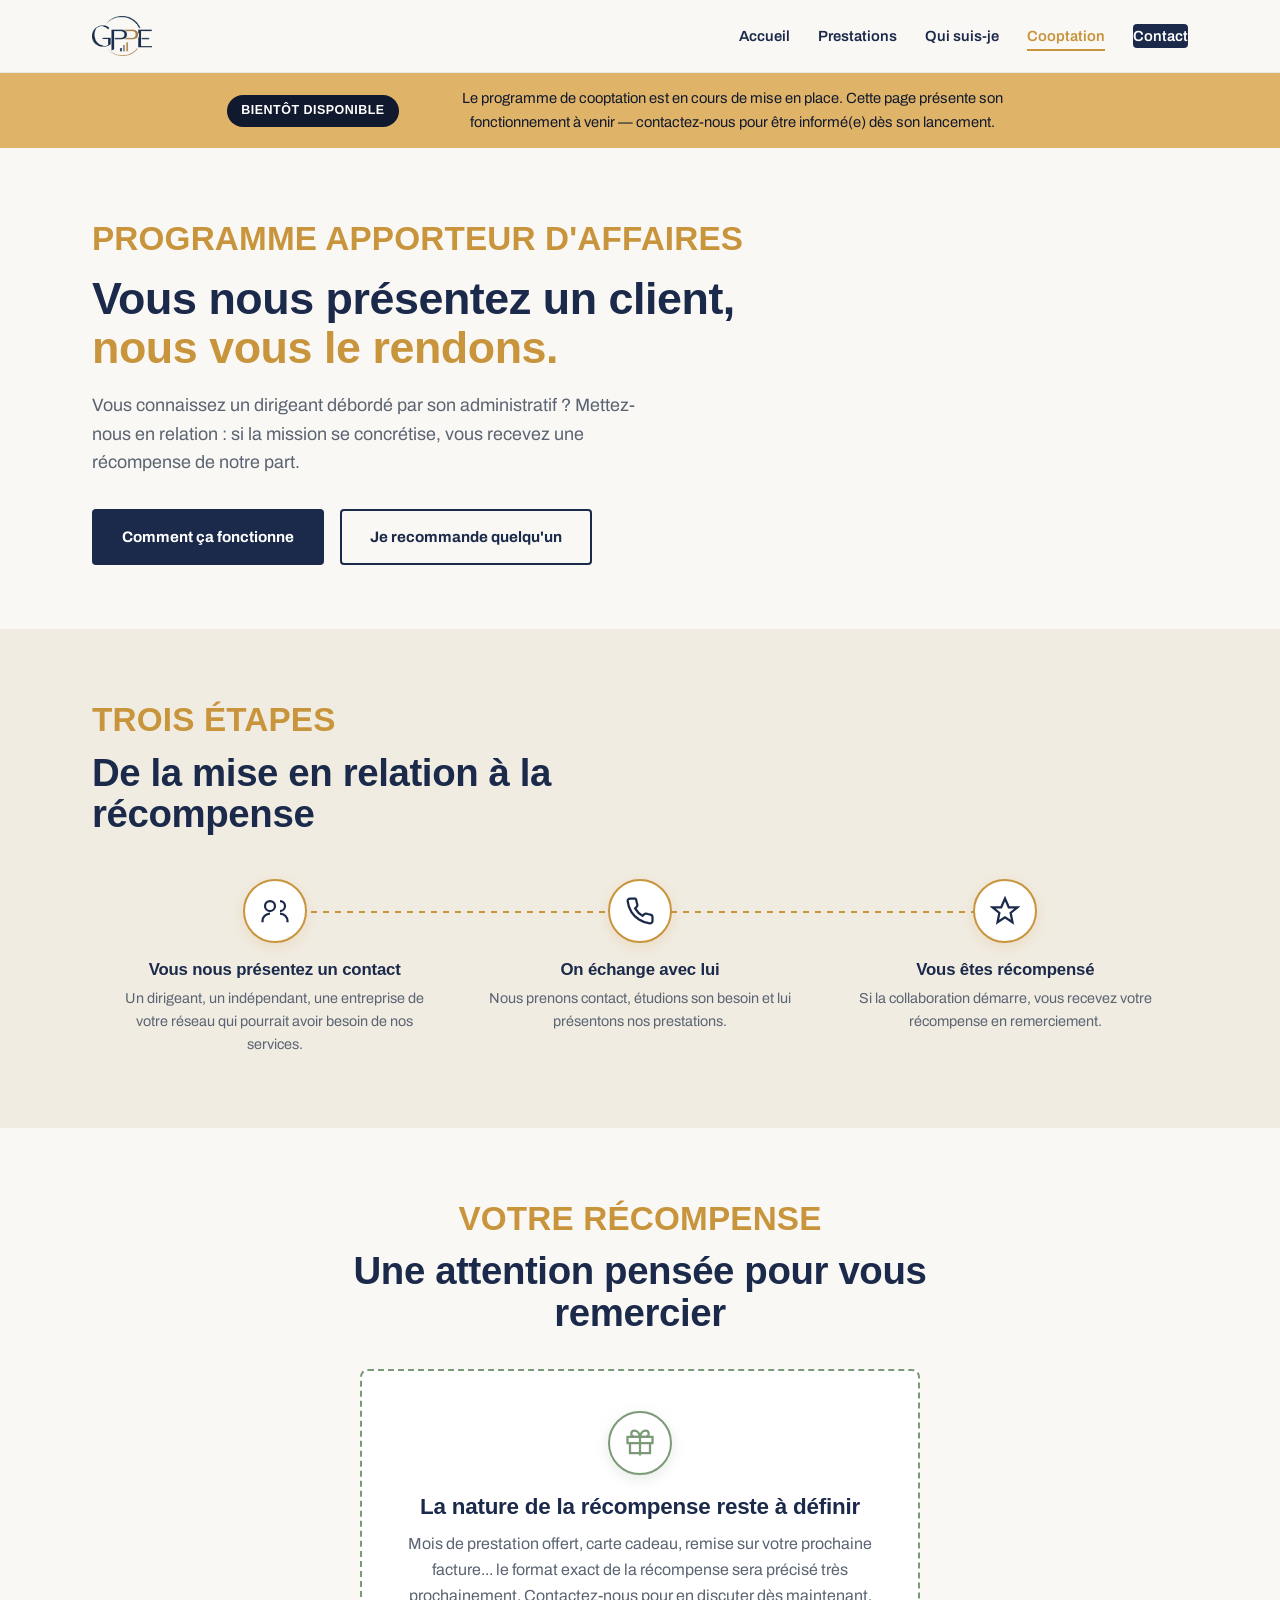
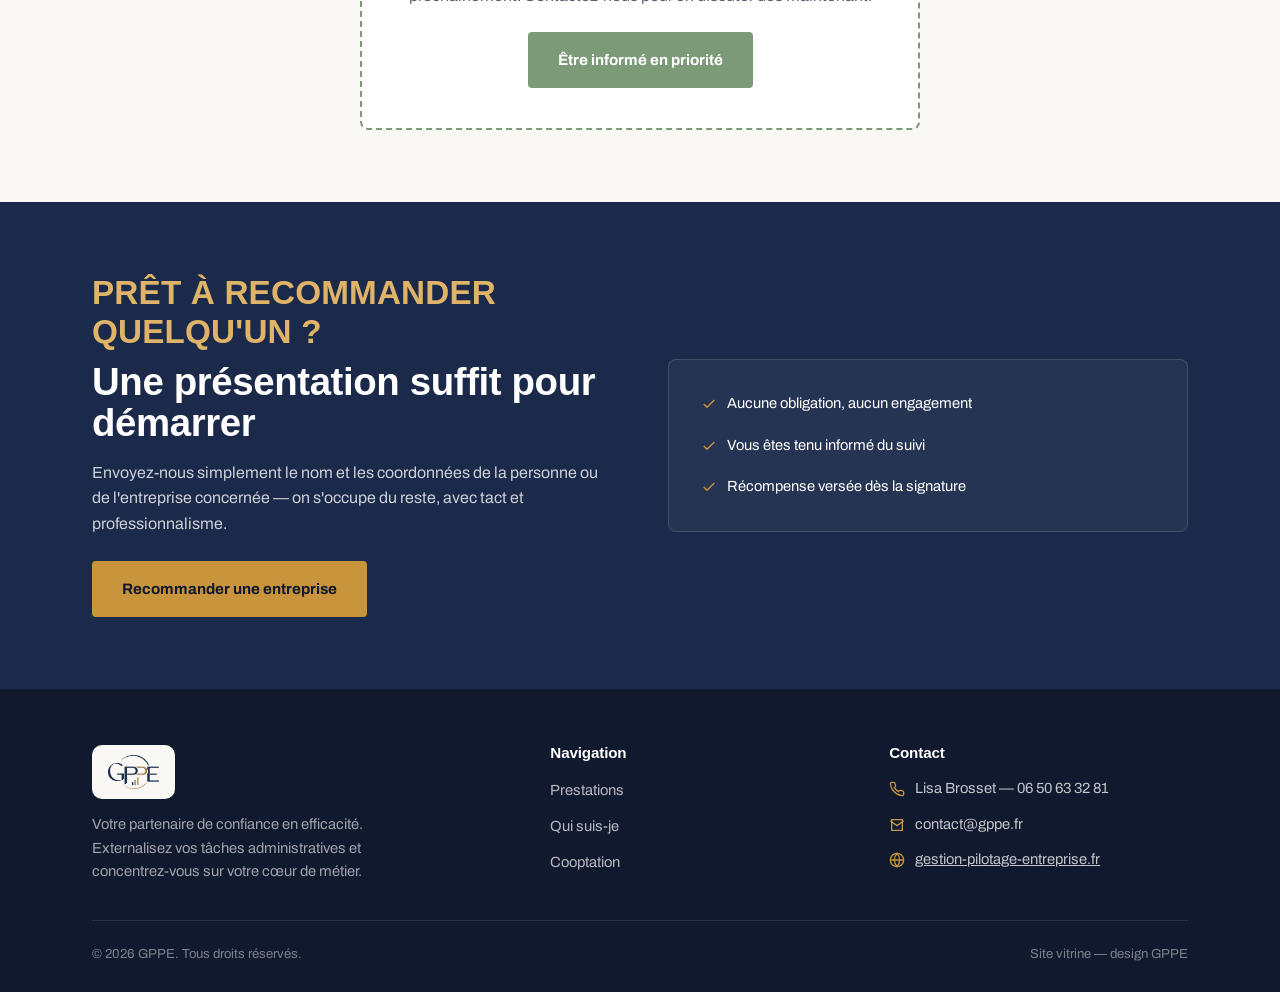
<file: cooptation.html>
<!DOCTYPE html>
<html lang="fr">
<head>
<meta charset="UTF-8">
<meta name="viewport" content="width=device-width, initial-scale=1.0">
<title>Programme de cooptation — GPPE</title>
<meta name="description" content="Devenez apporteur d'affaires GPPE : recommandez une entreprise et bénéficiez d'une récompense.">
<link rel="icon" href="images/favicon.ico" sizes="any">
<link rel="icon" href="images/favicon-32x32.png" type="image/png" sizes="32x32">
<link rel="icon" href="images/favicon-16x16.png" type="image/png" sizes="16x16">
<link rel="apple-touch-icon" href="images/apple-touch-icon.png">
<link rel="stylesheet" href="css/style.css">
</head>
<body>

<header class="site-header">
  <div class="nav-wrap">
    <a href="index.html" class="logo">
      <img src="images/logo-mark.png" alt="GPPE - Gestion & Pilotage Personnalisés des Entreprises" class="logo-img">
    </a>
    <ul class="nav-links">
      <li><a href="index.html">Accueil</a></li>
      <li><a href="services.html">Prestations</a></li>
      <li><a href="qui-suis-je.html">Qui suis-je</a></li>
      <li><a href="cooptation.html" class="active">Cooptation</a></li>
      <li><a href="contact.html" class="nav-cta">Contact</a></li>
    </ul>
    <button class="nav-toggle" aria-label="Ouvrir le menu">
      <svg viewBox="0 0 24 24" fill="none" stroke="#1B2A4A" stroke-width="2" stroke-linecap="round"><line x1="3" y1="6" x2="21" y2="6"/><line x1="3" y1="12" x2="21" y2="12"/><line x1="3" y1="18" x2="21" y2="18"/></svg>
    </button>
  </div>
</header>

<main>

  <!-- BANDEAU BIENTÔT DISPONIBLE -->
  <div class="coming-soon-banner">
    <div class="container coming-soon-inner">
      <span class="coming-soon-badge">Bientôt disponible</span>
      <p>Le programme de cooptation est en cours de mise en place. Cette page présente son fonctionnement à venir — contactez-nous pour être informé(e) dès son lancement.</p>
    </div>
  </div>

  <!-- HERO -->
  <section class="hero">
    <div class="container">
      <span class="eyebrow">Programme apporteur d'affaires</span>
      <h1>Vous nous présentez un client,<br><span class="accent">nous vous le rendons.</span></h1>
      <p class="lede">Vous connaissez un dirigeant débordé par son administratif ? Mettez-nous en relation : si la mission se concrétise, vous recevez une récompense de notre part.</p>
      <div class="hero-actions">
        <a href="#parrainer" class="btn btn-primary">Comment ça fonctionne</a>
        <a href="contact.html" class="btn btn-ghost">Je recommande quelqu'un</a>
      </div>
    </div>
  </section>

  <!-- ETAPES -->
  <section id="parrainer" class="bg-cream-dim">
    <div class="container">
      <div class="section-head">
        <span class="eyebrow">Trois étapes</span>
        <h2>De la mise en relation à la récompense</h2>
      </div>
      <div class="timeline">
        <div class="timeline-step">
          <div class="token">
            <svg viewBox="0 0 24 24" fill="none" stroke="#1B2A4A" stroke-width="1.8"><path d="M8 12a4 4 0 100-8 4 4 0 000 8z"/><path d="M2 21v-1a6 6 0 016-6h0"/><path d="M16 12a4 4 0 100-8"/><path d="M22 21v-1a6 6 0 00-6-6"/></svg>
          </div>
          <h3>Vous nous présentez un contact</h3>
          <p>Un dirigeant, un indépendant, une entreprise de votre réseau qui pourrait avoir besoin de nos services.</p>
        </div>
        <div class="timeline-step">
          <div class="token">
            <svg viewBox="0 0 24 24" fill="none" stroke="#1B2A4A" stroke-width="1.8"><path d="M22 16.92v3a2 2 0 01-2.18 2 19.79 19.79 0 01-8.63-3.07 19.5 19.5 0 01-6-6 19.79 19.79 0 01-3.07-8.67A2 2 0 014.11 2h3a2 2 0 012 1.72c.127.96.361 1.903.7 2.81a2 2 0 01-.45 2.11L8.09 9.91a16 16 0 006 6l1.27-1.27a2 2 0 012.11-.45c.907.339 1.85.573 2.81.7A2 2 0 0122 16.92z"/></svg>
          </div>
          <h3>On échange avec lui</h3>
          <p>Nous prenons contact, étudions son besoin et lui présentons nos prestations.</p>
        </div>
        <div class="timeline-step">
          <div class="token">
            <svg viewBox="0 0 24 24" fill="none" stroke="#1B2A4A" stroke-width="1.8"><path d="M12 2l3 7h7l-5.5 4.5L18 21l-6-4-6 4 1.5-7.5L2 9h7z"/></svg>
          </div>
          <h3>Vous êtes récompensé</h3>
          <p>Si la collaboration démarre, vous recevez votre récompense en remerciement.</p>
        </div>
      </div>
    </div>
  </section>

  <!-- RECOMPENSE -->
  <section>
    <div class="container">
      <div class="section-head" style="margin-bottom:36px; text-align:center; margin-left:auto; margin-right:auto;">
        <span class="eyebrow">Votre récompense</span>
        <h2>Une attention pensée pour vous remercier</h2>
      </div>

      <div class="reward-card">
        <div class="token">
          <svg viewBox="0 0 24 24" fill="none" stroke="#7C9A78" stroke-width="1.8"><path d="M20 12v8H4v-8"/><path d="M2 7h20v5H2z"/><path d="M12 22V7"/><path d="M12 7H7.5a2.5 2.5 0 010-5C11 2 12 7 12 7z"/><path d="M12 7h4.5a2.5 2.5 0 000-5C13 2 12 7 12 7z"/></svg>
        </div>
        <h3>La nature de la récompense reste à définir</h3>
        <p>Mois de prestation offert, carte cadeau, remise sur votre prochaine facture... le format exact de la récompense sera précisé très prochainement. Contactez-nous pour en discuter dès maintenant.</p>
        <a href="contact.html" class="btn btn-primary" style="margin-top:24px; background:var(--sage);">Être informé en priorité</a>
      </div>
    </div>
  </section>

  <!-- CTA FINAL -->
  <section class="bg-navy">
    <div class="container">
      <div class="split" style="align-items:center;">
        <div>
          <span class="eyebrow" style="color:var(--gold-light);">Prêt à recommander quelqu'un ?</span>
          <h2 style="margin-top:10px; color:var(--white);">Une présentation suffit pour démarrer</h2>
          <p style="margin-top:16px;">Envoyez-nous simplement le nom et les coordonnées de la personne ou de l'entreprise concernée — on s'occupe du reste, avec tact et professionnalisme.</p>
          <a href="contact.html" class="btn btn-gold" style="margin-top:24px;">Recommander une entreprise</a>
        </div>
        <div style="background:rgba(255,255,255,0.05); border:1px solid rgba(255,255,255,0.12); border-radius:var(--radius-lg); padding:32px;">
          <ul class="footer-contact" style="gap:18px;">
            <li><svg viewBox="0 0 24 24" fill="none" stroke="#C8943C" stroke-width="2"><polyline points="20 6 9 17 4 12"/></svg>Aucune obligation, aucun engagement</li>
            <li><svg viewBox="0 0 24 24" fill="none" stroke="#C8943C" stroke-width="2"><polyline points="20 6 9 17 4 12"/></svg>Vous êtes tenu informé du suivi</li>
            <li><svg viewBox="0 0 24 24" fill="none" stroke="#C8943C" stroke-width="2"><polyline points="20 6 9 17 4 12"/></svg>Récompense versée dès la signature</li>
          </ul>
        </div>
      </div>
    </div>
  </section>

</main>

<footer class="site-footer">
  <div class="container">
    <div class="footer-grid">
      <div>
        <div class="footer-logo-wrap">
          <img src="images/logo-mark.png" alt="GPPE" class="logo-img">
        </div>
        <p>Votre partenaire de confiance en efficacité. Externalisez vos tâches administratives et concentrez-vous sur votre cœur de métier.</p>
      </div>
      <div>
        <h4>Navigation</h4>
        <ul class="footer-links">
          <li><a href="services.html">Prestations</a></li>
          <li><a href="qui-suis-je.html">Qui suis-je</a></li>
          <li><a href="cooptation.html">Cooptation</a></li>
        </ul>
      </div>
      <div>
        <h4>Contact</h4>
        <ul class="footer-contact">
          <li><svg viewBox="0 0 24 24" fill="none" stroke="currentColor" stroke-width="2"><path d="M22 16.92v3a2 2 0 01-2.18 2 19.79 19.79 0 01-8.63-3.07 19.5 19.5 0 01-6-6 19.79 19.79 0 01-3.07-8.67A2 2 0 014.11 2h3a2 2 0 012 1.72c.127.96.361 1.903.7 2.81a2 2 0 01-.45 2.11L8.09 9.91a16 16 0 006 6l1.27-1.27a2 2 0 012.11-.45c.907.339 1.85.573 2.81.7A2 2 0 0122 16.92z"/></svg>Lisa Brosset — 06 50 63 32 81</li>
          <li><svg viewBox="0 0 24 24" fill="none" stroke="currentColor" stroke-width="2"><path d="M4 4h16v16H4z"/><path d="M22 6l-10 7L2 6"/></svg>contact@gppe.fr</li>
          <li><svg viewBox="0 0 24 24" fill="none" stroke="currentColor" stroke-width="2"><circle cx="12" cy="12" r="10"/><path d="M2 12h20M12 2a15.3 15.3 0 014 10 15.3 15.3 0 01-4 10 15.3 15.3 0 01-4-10 15.3 15.3 0 014-10z"/></svg><a href="https://gestion-pilotage-entreprise.fr" target="_blank" rel="noopener" style="color:inherit; text-decoration:underline;">gestion-pilotage-entreprise.fr</a></li>
        </ul>
      </div>
    </div>
    <div class="footer-bottom">
      <span>© 2026 GPPE. Tous droits réservés.</span>
      <span>Site vitrine — design GPPE</span>
    </div>
  </div>
</footer>

<script src="js/main.js"></script>
</body>
</html>
</file>
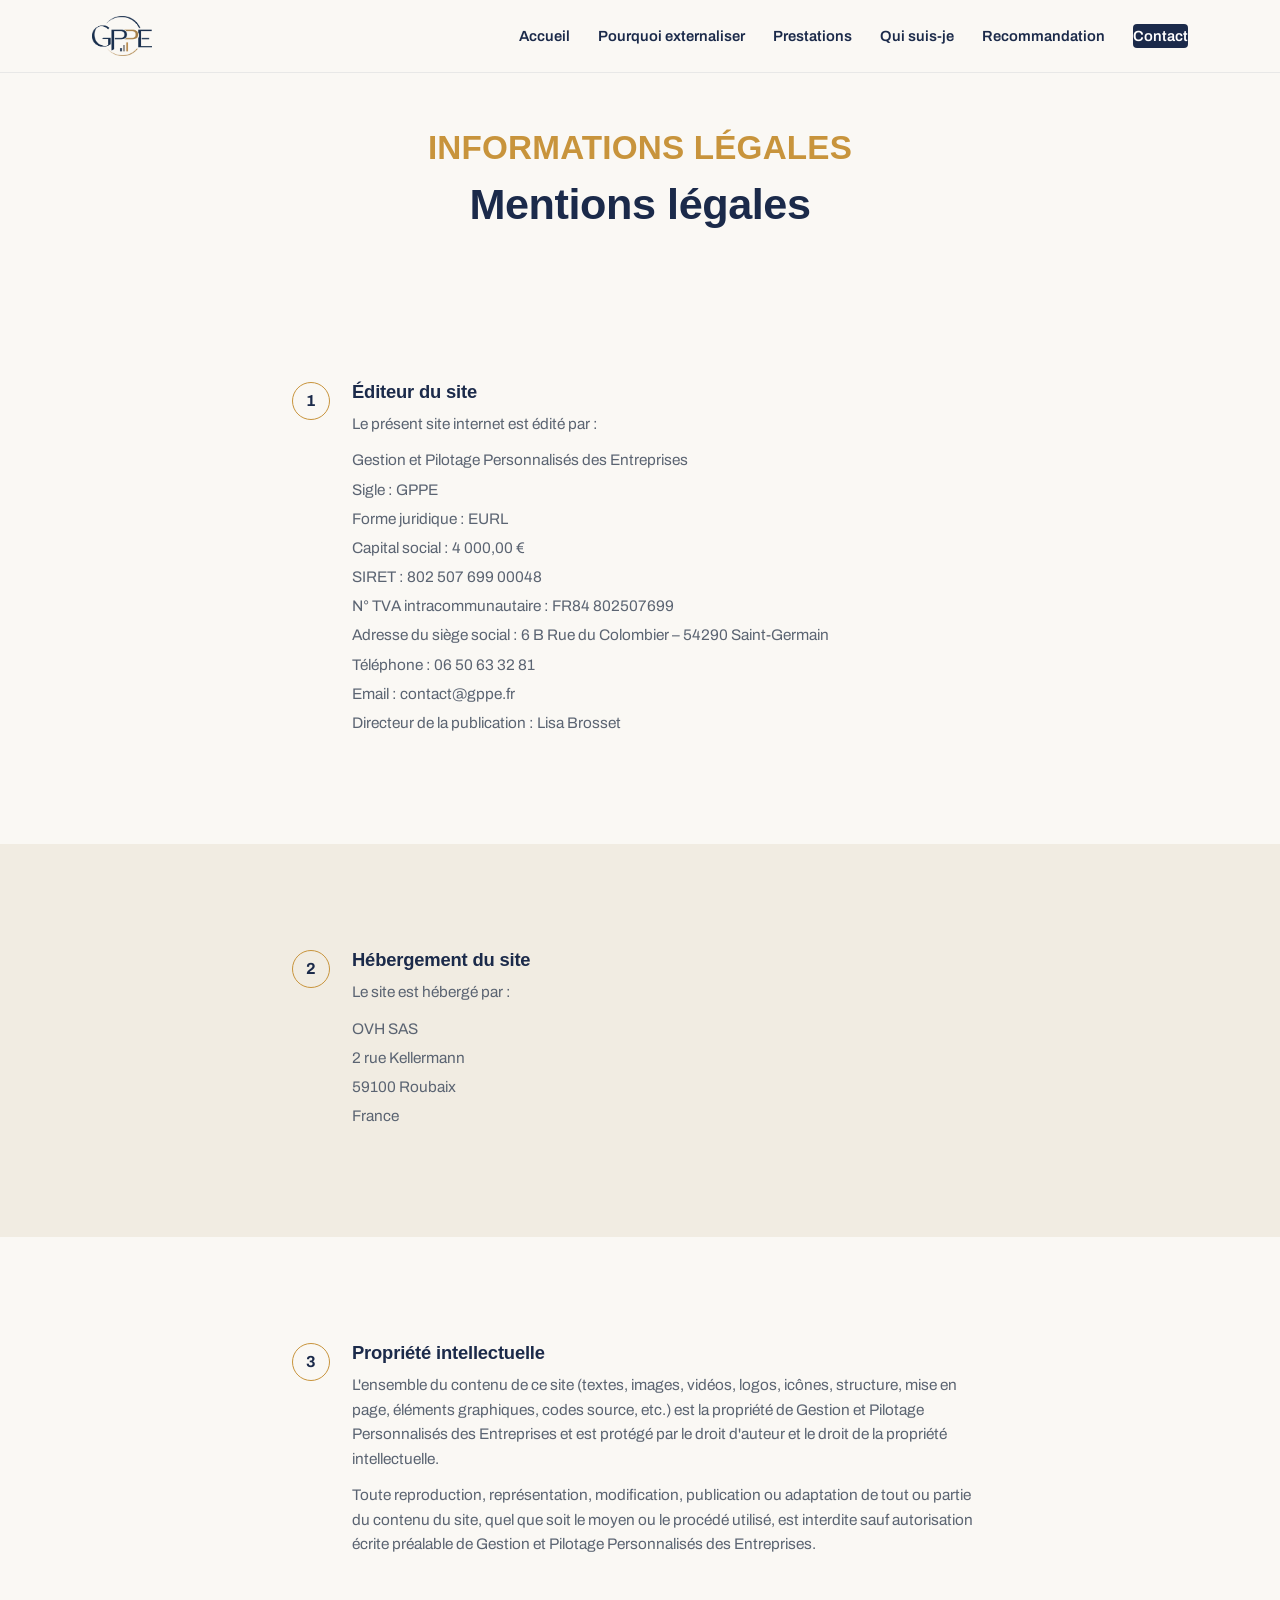
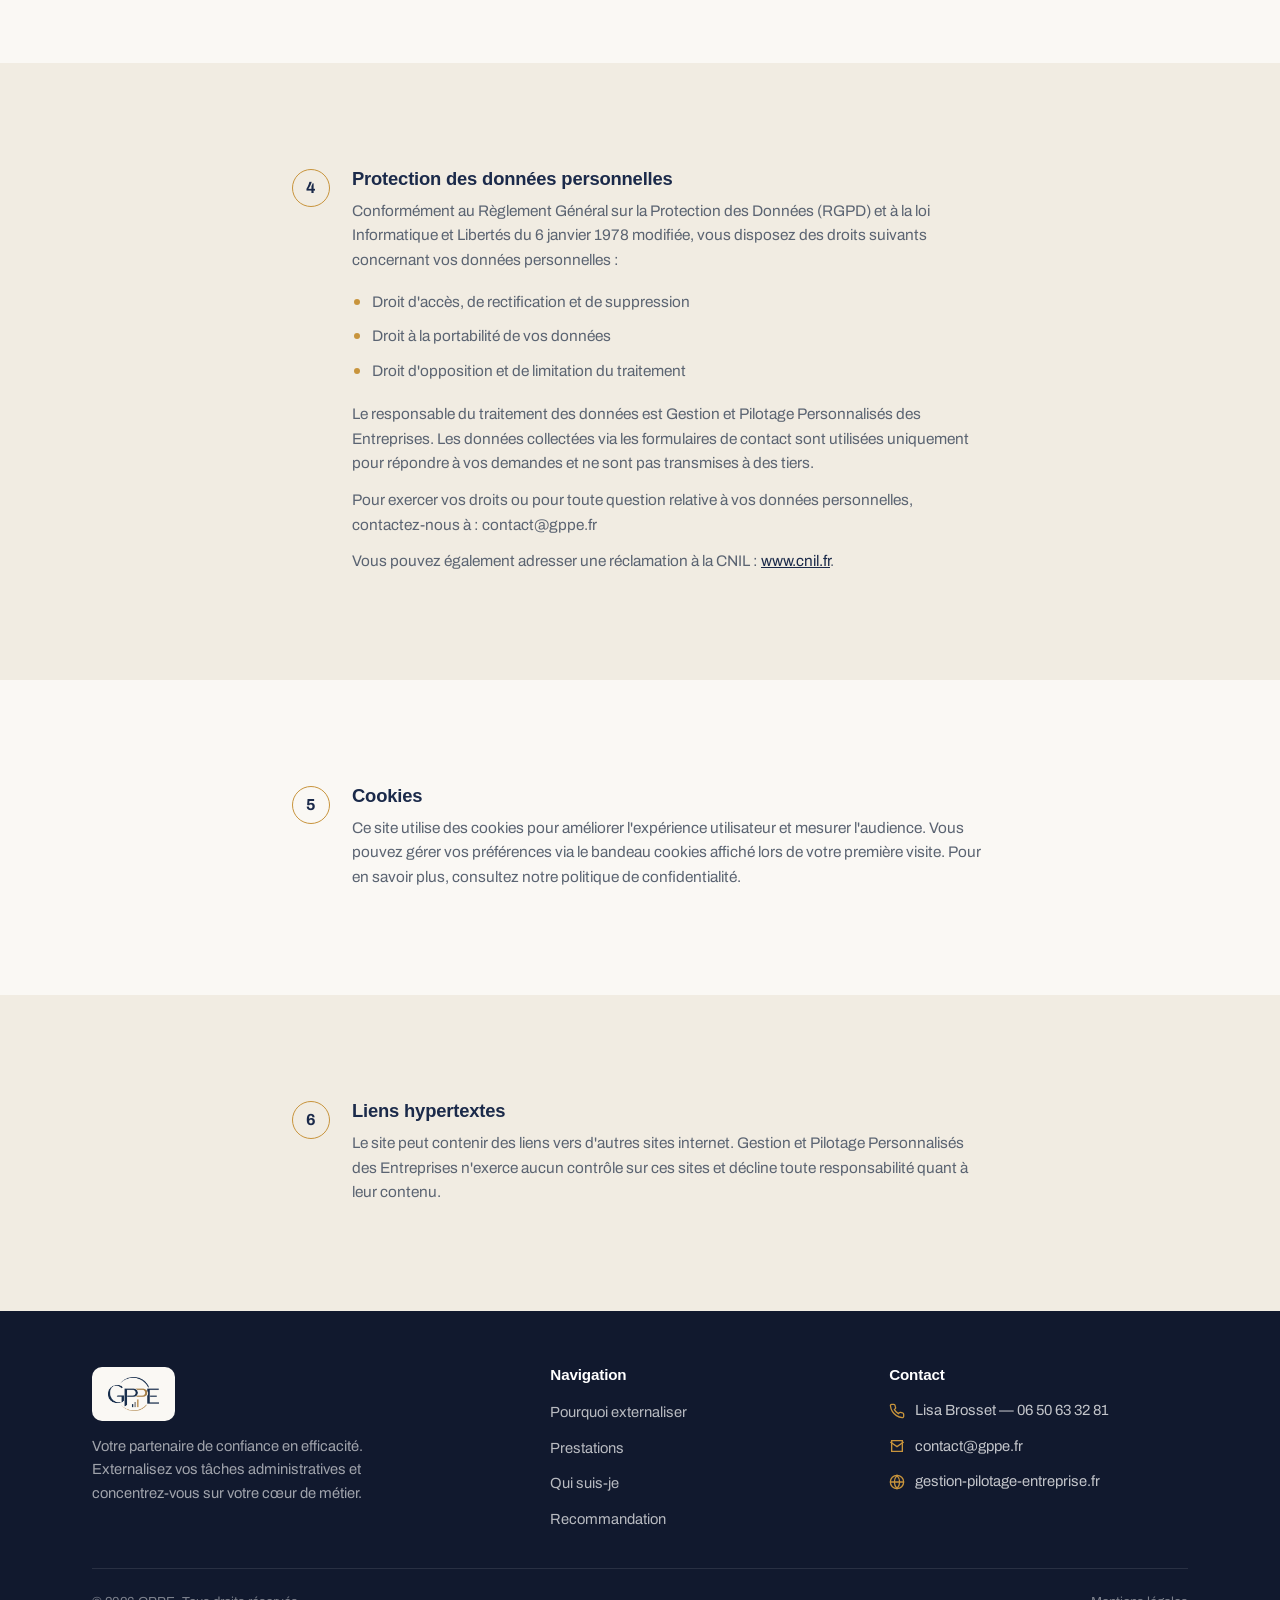
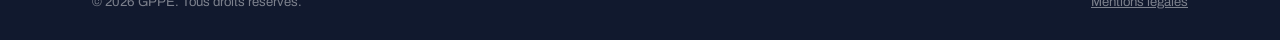
<file: mentions-legales.html>
<!DOCTYPE html>
<html lang="fr">
<head>
<meta charset="UTF-8">
<meta name="viewport" content="width=device-width, initial-scale=1.0">
<title>Mentions légales — GPPE</title>
<meta name="description" content="Mentions légales du site GPPE : éditeur, hébergement, propriété intellectuelle, protection des données et cookies.">
<link rel="icon" href="images/favicon.ico" sizes="any">
<link rel="icon" href="images/favicon-32x32.png" type="image/png" sizes="32x32">
<link rel="icon" href="images/favicon-16x16.png" type="image/png" sizes="16x16">
<link rel="apple-touch-icon" href="images/apple-touch-icon.png">
<link rel="stylesheet" href="css/style.css">
</head>
<body>

<header class="site-header">
  <div class="nav-wrap">
    <a href="index.html" class="logo">
      <img src="images/logo-mark.png" alt="GPPE - Gestion & Pilotage Personnalisés des Entreprises" class="logo-img">
    </a>
    <ul class="nav-links">
      <li><a href="index.html">Accueil</a></li>
      <li><a href="pourquoi-externaliser.html">Pourquoi externaliser</a></li>
      <li><a href="services.html">Prestations</a></li>
      <li><a href="qui-suis-je.html">Qui suis-je</a></li>
      <li><a href="recommandation.html">Recommandation</a></li>
      <li><a href="contact.html" class="nav-cta">Contact</a></li>
    </ul>
    <button class="nav-toggle" aria-label="Ouvrir le menu">
      <svg viewBox="0 0 24 24" fill="none" stroke="#1B2A4A" stroke-width="2" stroke-linecap="round"><line x1="3" y1="6" x2="21" y2="6"/><line x1="3" y1="12" x2="21" y2="12"/><line x1="3" y1="18" x2="21" y2="18"/></svg>
    </button>
  </div>
</header>

<main>

  <div class="page-head container">
    <span class="eyebrow">Informations légales</span>
    <h1>Mentions légales</h1>
  </div>

  <section>
    <div class="container" style="max-width:760px;">
      <div class="legal-block">
        <span class="legal-num">1</span>
        <div>
          <h2>Éditeur du site</h2>
          <p>Le présent site internet est édité par :</p>
          <p style="margin-top:10px; line-height:1.9;">
            Gestion et Pilotage Personnalisés des Entreprises<br>
            Sigle : GPPE<br>
            Forme juridique : EURL<br>
            Capital social : 4 000,00 €<br>
            SIRET : 802 507 699 00048<br>
            N° TVA intracommunautaire : FR84 802507699<br>
            Adresse du siège social : 6 B Rue du Colombier – 54290 Saint-Germain<br>
            Téléphone : 06 50 63 32 81<br>
            Email : contact@gppe.fr<br>
            Directeur de la publication : Lisa Brosset
          </p>
        </div>
      </div>
    </div>
  </section>

  <section class="bg-cream-dim">
    <div class="container" style="max-width:760px;">
      <div class="legal-block">
        <span class="legal-num">2</span>
        <div>
          <h2>Hébergement du site</h2>
          <p>Le site est hébergé par :</p>
          <p style="margin-top:10px; line-height:1.9;">
            OVH SAS<br>
            2 rue Kellermann<br>
            59100 Roubaix<br>
            France
          </p>
        </div>
      </div>
    </div>
  </section>

  <section>
    <div class="container" style="max-width:760px;">
      <div class="legal-block">
        <span class="legal-num">3</span>
        <div>
          <h2>Propriété intellectuelle</h2>
          <p>L'ensemble du contenu de ce site (textes, images, vidéos, logos, icônes, structure, mise en page, éléments graphiques, codes source, etc.) est la propriété de Gestion et Pilotage Personnalisés des Entreprises et est protégé par le droit d'auteur et le droit de la propriété intellectuelle.</p>
          <p style="margin-top:12px;">Toute reproduction, représentation, modification, publication ou adaptation de tout ou partie du contenu du site, quel que soit le moyen ou le procédé utilisé, est interdite sauf autorisation écrite préalable de Gestion et Pilotage Personnalisés des Entreprises.</p>
        </div>
      </div>
    </div>
  </section>

  <section class="bg-cream-dim">
    <div class="container" style="max-width:760px;">
      <div class="legal-block">
        <span class="legal-num">4</span>
        <div>
          <h2>Protection des données personnelles</h2>
          <p>Conformément au Règlement Général sur la Protection des Données (RGPD) et à la loi Informatique et Libertés du 6 janvier 1978 modifiée, vous disposez des droits suivants concernant vos données personnelles :</p>
          <ul style="list-style:none; margin-top:12px;">
            <li style="position:relative; padding:5px 0 5px 20px;"><span style="position:absolute; left:2px; top:14px; width:6px; height:6px; border-radius:50%; background:var(--gold);"></span>Droit d'accès, de rectification et de suppression</li>
            <li style="position:relative; padding:5px 0 5px 20px;"><span style="position:absolute; left:2px; top:14px; width:6px; height:6px; border-radius:50%; background:var(--gold);"></span>Droit à la portabilité de vos données</li>
            <li style="position:relative; padding:5px 0 5px 20px;"><span style="position:absolute; left:2px; top:14px; width:6px; height:6px; border-radius:50%; background:var(--gold);"></span>Droit d'opposition et de limitation du traitement</li>
          </ul>
          <p style="margin-top:14px;">Le responsable du traitement des données est Gestion et Pilotage Personnalisés des Entreprises. Les données collectées via les formulaires de contact sont utilisées uniquement pour répondre à vos demandes et ne sont pas transmises à des tiers.</p>
          <p style="margin-top:12px;">Pour exercer vos droits ou pour toute question relative à vos données personnelles, contactez-nous à : contact@gppe.fr</p>
          <p style="margin-top:12px;">Vous pouvez également adresser une réclamation à la CNIL : <a href="https://www.cnil.fr" style="color:var(--navy); text-decoration:underline;" target="_blank" rel="noopener">www.cnil.fr</a>.</p>
        </div>
      </div>
    </div>
  </section>

  <section>
    <div class="container" style="max-width:760px;">
      <div class="legal-block">
        <span class="legal-num">5</span>
        <div>
          <h2>Cookies</h2>
          <p>Ce site utilise des cookies pour améliorer l'expérience utilisateur et mesurer l'audience. Vous pouvez gérer vos préférences via le bandeau cookies affiché lors de votre première visite. Pour en savoir plus, consultez notre politique de confidentialité.</p>
        </div>
      </div>
    </div>
  </section>

  <section class="bg-cream-dim">
    <div class="container" style="max-width:760px;">
      <div class="legal-block">
        <span class="legal-num">6</span>
        <div>
          <h2>Liens hypertextes</h2>
          <p>Le site peut contenir des liens vers d'autres sites internet. Gestion et Pilotage Personnalisés des Entreprises n'exerce aucun contrôle sur ces sites et décline toute responsabilité quant à leur contenu.</p>
        </div>
      </div>
    </div>
  </section>

</main>

<footer class="site-footer">
  <div class="container">
    <div class="footer-grid">
      <div>
        <div class="footer-logo-wrap">
          <img src="images/logo-mark.png" alt="GPPE" class="logo-img">
        </div>
        <p>Votre partenaire de confiance en efficacité. Externalisez vos tâches administratives et concentrez-vous sur votre cœur de métier.</p>
      </div>
      <div>
        <h4>Navigation</h4>
        <ul class="footer-links">
          <li><a href="pourquoi-externaliser.html">Pourquoi externaliser</a></li>
          <li><a href="services.html">Prestations</a></li>
          <li><a href="qui-suis-je.html">Qui suis-je</a></li>
          <li><a href="recommandation.html">Recommandation</a></li>
        </ul>
      </div>
      <div>
        <h4>Contact</h4>
        <ul class="footer-contact">
          <li><svg viewBox="0 0 24 24" fill="none" stroke="currentColor" stroke-width="2"><path d="M22 16.92v3a2 2 0 01-2.18 2 19.79 19.79 0 01-8.63-3.07 19.5 19.5 0 01-6-6 19.79 19.79 0 01-3.07-8.67A2 2 0 014.11 2h3a2 2 0 012 1.72c.127.96.361 1.903.7 2.81a2 2 0 01-.45 2.11L8.09 9.91a16 16 0 006 6l1.27-1.27a2 2 0 012.11-.45c.907.339 1.85.573 2.81.7A2 2 0 0122 16.92z"/></svg>Lisa Brosset — 06 50 63 32 81</li>
          <li><svg viewBox="0 0 24 24" fill="none" stroke="currentColor" stroke-width="2"><path d="M4 4h16v16H4z"/><path d="M22 6l-10 7L2 6"/></svg>contact@gppe.fr</li>
          <li><svg viewBox="0 0 24 24" fill="none" stroke="currentColor" stroke-width="2"><circle cx="12" cy="12" r="10"/><path d="M2 12h20M12 2a15.3 15.3 0 014 10 15.3 15.3 0 01-4 10 15.3 15.3 0 01-4-10 15.3 15.3 0 014-10z"/></svg>gestion-pilotage-entreprise.fr</li>
        </ul>
      </div>
    </div>
    <div class="footer-bottom">
      <span>© 2026 GPPE. Tous droits réservés.</span>
      <span><a href="mentions-legales.html" style="color:inherit; text-decoration:underline;">Mentions légales</a></span>
    </div>
  </div>
</footer>

<script src="js/main.js"></script>
</body>
</html>
</file>
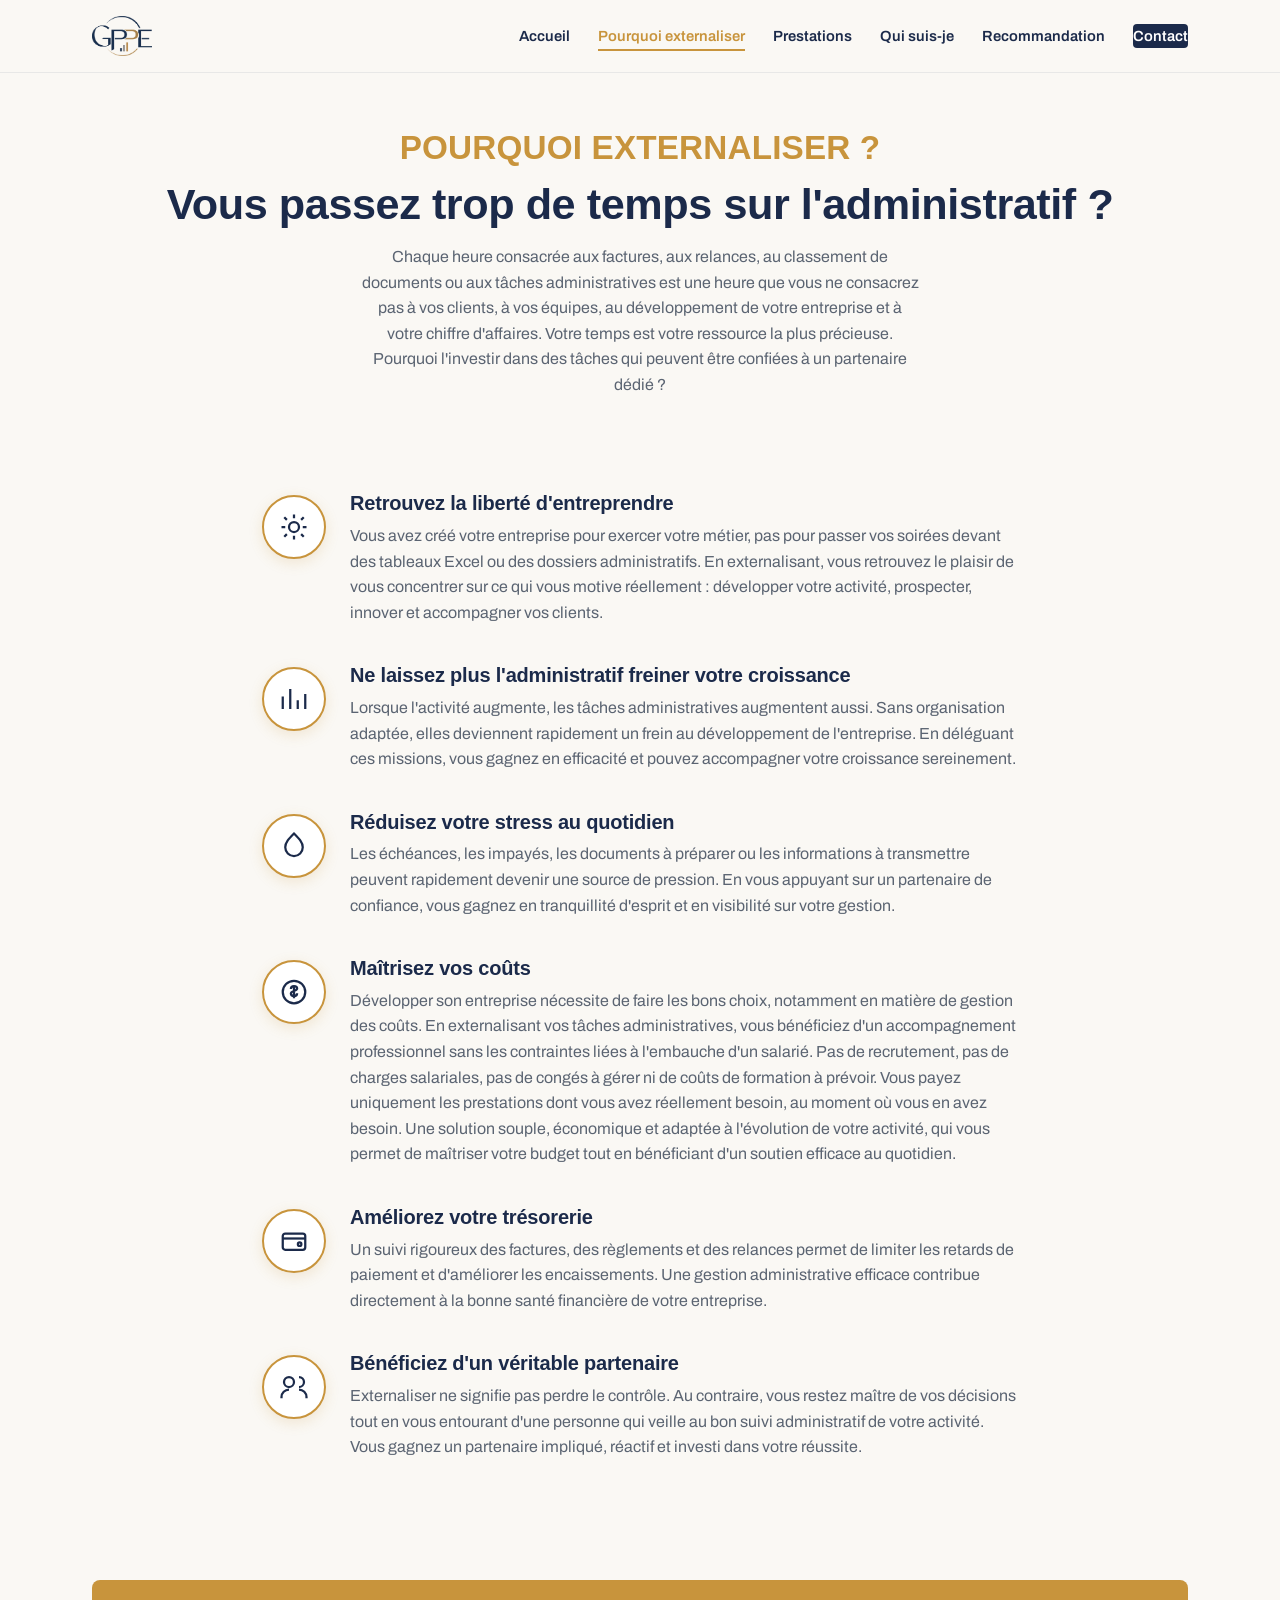
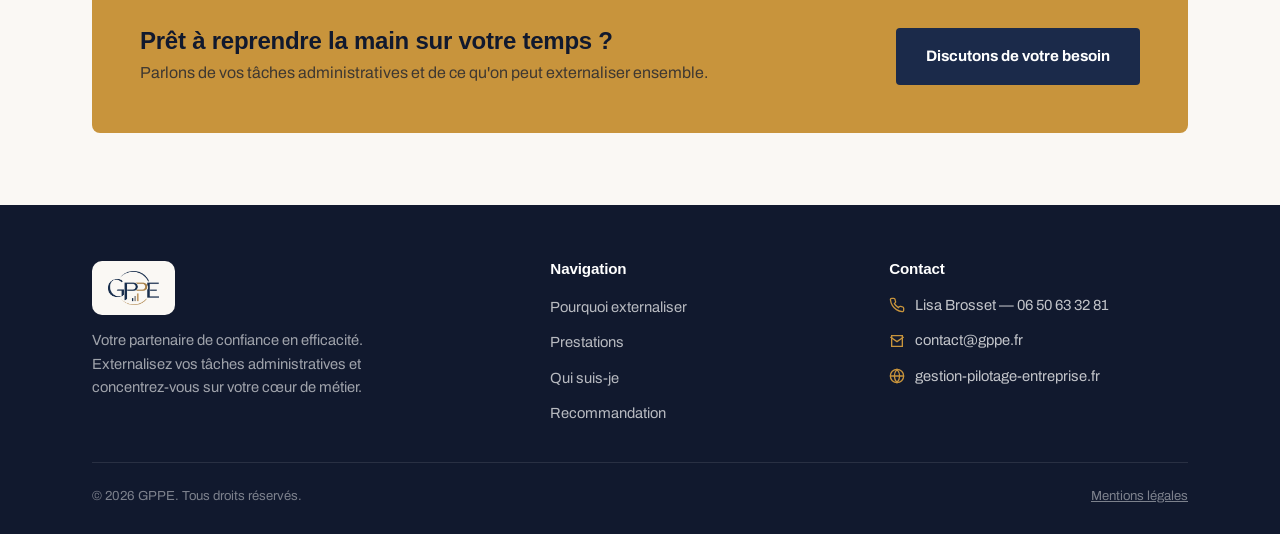
<file: pourquoi-externaliser.html>
<!DOCTYPE html>
<html lang="fr">
<head>
<meta charset="UTF-8">
<meta name="viewport" content="width=device-width, initial-scale=1.0">
<title>Pourquoi externaliser ? — GPPE</title>
<meta name="description" content="Découvrez pourquoi externaliser votre gestion administrative avec GPPE : gain de temps, réduction du stress, maîtrise des coûts, meilleure trésorerie.">
<link rel="icon" href="images/favicon.ico" sizes="any">
<link rel="icon" href="images/favicon-32x32.png" type="image/png" sizes="32x32">
<link rel="icon" href="images/favicon-16x16.png" type="image/png" sizes="16x16">
<link rel="apple-touch-icon" href="images/apple-touch-icon.png">
<link rel="stylesheet" href="css/style.css">
</head>
<body>

<header class="site-header">
  <div class="nav-wrap">
    <a href="index.html" class="logo">
      <img src="images/logo-mark.png" alt="GPPE - Gestion & Pilotage Personnalisés des Entreprises" class="logo-img">
    </a>
    <ul class="nav-links">
      <li><a href="index.html">Accueil</a></li>
      <li><a href="pourquoi-externaliser.html" class="active">Pourquoi externaliser</a></li>
      <li><a href="services.html">Prestations</a></li>
      <li><a href="qui-suis-je.html">Qui suis-je</a></li>
      <li><a href="recommandation.html">Recommandation</a></li>
      <li><a href="contact.html" class="nav-cta">Contact</a></li>
    </ul>
    <button class="nav-toggle" aria-label="Ouvrir le menu">
      <svg viewBox="0 0 24 24" fill="none" stroke="#1B2A4A" stroke-width="2" stroke-linecap="round"><line x1="3" y1="6" x2="21" y2="6"/><line x1="3" y1="12" x2="21" y2="12"/><line x1="3" y1="18" x2="21" y2="18"/></svg>
    </button>
  </div>
</header>

<main>

  <div class="page-head container">
    <span class="eyebrow">Pourquoi externaliser ?</span>
    <h1>Vous passez trop de temps sur l'administratif ?</h1>
    <p>Chaque heure consacrée aux factures, aux relances, au classement de documents ou aux tâches administratives est une heure que vous ne consacrez pas à vos clients, à vos équipes, au développement de votre entreprise et à votre chiffre d'affaires. Votre temps est votre ressource la plus précieuse. Pourquoi l'investir dans des tâches qui peuvent être confiées à un partenaire dédié ?</p>
  </div>

  <section class="section-tight">
    <div class="container" style="max-width:820px;">
      <div class="reason-list">

        <div class="reason-item">
          <div class="token">
            <svg viewBox="0 0 24 24" fill="none" stroke="#1B2A4A" stroke-width="1.8"><circle cx="12" cy="12" r="4"/><path d="M12 2v3M12 19v3M4.2 4.2l2.1 2.1M17.7 17.7l2.1 2.1M2 12h3M19 12h3M4.2 19.8l2.1-2.1M17.7 6.3l2.1-2.1"/></svg>
          </div>
          <div>
            <h3>Retrouvez la liberté d'entreprendre</h3>
            <p>Vous avez créé votre entreprise pour exercer votre métier, pas pour passer vos soirées devant des tableaux Excel ou des dossiers administratifs. En externalisant, vous retrouvez le plaisir de vous concentrer sur ce qui vous motive réellement : développer votre activité, prospecter, innover et accompagner vos clients.</p>
          </div>
        </div>

        <div class="reason-item">
          <div class="token">
            <svg viewBox="0 0 24 24" fill="none" stroke="#1B2A4A" stroke-width="1.8"><path d="M3 20V10M9 20V4M15 20v-7M21 20V8"/></svg>
          </div>
          <div>
            <h3>Ne laissez plus l'administratif freiner votre croissance</h3>
            <p>Lorsque l'activité augmente, les tâches administratives augmentent aussi. Sans organisation adaptée, elles deviennent rapidement un frein au développement de l'entreprise. En déléguant ces missions, vous gagnez en efficacité et pouvez accompagner votre croissance sereinement.</p>
          </div>
        </div>

        <div class="reason-item">
          <div class="token">
            <svg viewBox="0 0 24 24" fill="none" stroke="#1B2A4A" stroke-width="1.8"><path d="M12 2C8 6 5 9 5 13a7 7 0 0014 0c0-4-3-7-7-11z"/></svg>
          </div>
          <div>
            <h3>Réduisez votre stress au quotidien</h3>
            <p>Les échéances, les impayés, les documents à préparer ou les informations à transmettre peuvent rapidement devenir une source de pression. En vous appuyant sur un partenaire de confiance, vous gagnez en tranquillité d'esprit et en visibilité sur votre gestion.</p>
          </div>
        </div>

        <div class="reason-item">
          <div class="token">
            <svg viewBox="0 0 24 24" fill="none" stroke="#1B2A4A" stroke-width="1.8"><circle cx="12" cy="12" r="9"/><path d="M12 7v10M9.5 9.5c0-1.4 1.1-2.3 2.5-2.3s2.5.8 2.5 2c0 2.3-5 1.7-5 4 0 1.2 1.1 2 2.5 2s2.5-.9 2.5-2.3"/></svg>
          </div>
          <div>
            <h3>Maîtrisez vos coûts</h3>
            <p>Développer son entreprise nécessite de faire les bons choix, notamment en matière de gestion des coûts. En externalisant vos tâches administratives, vous bénéficiez d'un accompagnement professionnel sans les contraintes liées à l'embauche d'un salarié. Pas de recrutement, pas de charges salariales, pas de congés à gérer ni de coûts de formation à prévoir. Vous payez uniquement les prestations dont vous avez réellement besoin, au moment où vous en avez besoin. Une solution souple, économique et adaptée à l'évolution de votre activité, qui vous permet de maîtriser votre budget tout en bénéficiant d'un soutien efficace au quotidien.</p>
          </div>
        </div>

        <div class="reason-item">
          <div class="token">
            <svg viewBox="0 0 24 24" fill="none" stroke="#1B2A4A" stroke-width="1.8"><rect x="3" y="6" width="18" height="13" rx="2"/><path d="M3 10h18"/><circle cx="16.5" cy="14.5" r="1.4"/></svg>
          </div>
          <div>
            <h3>Améliorez votre trésorerie</h3>
            <p>Un suivi rigoureux des factures, des règlements et des relances permet de limiter les retards de paiement et d'améliorer les encaissements. Une gestion administrative efficace contribue directement à la bonne santé financière de votre entreprise.</p>
          </div>
        </div>

        <div class="reason-item">
          <div class="token">
            <svg viewBox="0 0 24 24" fill="none" stroke="#1B2A4A" stroke-width="1.8"><path d="M8 12a4 4 0 100-8 4 4 0 000 8z"/><path d="M2 21v-1a6 6 0 016-6h0"/><path d="M16 12a4 4 0 100-8"/><path d="M22 21v-1a6 6 0 00-6-6"/></svg>
          </div>
          <div>
            <h3>Bénéficiez d'un véritable partenaire</h3>
            <p>Externaliser ne signifie pas perdre le contrôle. Au contraire, vous restez maître de vos décisions tout en vous entourant d'une personne qui veille au bon suivi administratif de votre activité. Vous gagnez un partenaire impliqué, réactif et investi dans votre réussite.</p>
          </div>
        </div>

      </div>
    </div>
  </section>

  <section>
    <div class="container">
      <div class="cta-banner">
        <div>
          <h3>Prêt à reprendre la main sur votre temps ?</h3>
          <p>Parlons de vos tâches administratives et de ce qu'on peut externaliser ensemble.</p>
        </div>
        <a href="contact.html" class="btn btn-primary">Discutons de votre besoin</a>
      </div>
    </div>
  </section>

</main>

<footer class="site-footer">
  <div class="container">
    <div class="footer-grid">
      <div>
        <div class="footer-logo-wrap">
          <img src="images/logo-mark.png" alt="GPPE" class="logo-img">
        </div>
        <p>Votre partenaire de confiance en efficacité. Externalisez vos tâches administratives et concentrez-vous sur votre cœur de métier.</p>
      </div>
      <div>
        <h4>Navigation</h4>
        <ul class="footer-links">
          <li><a href="pourquoi-externaliser.html">Pourquoi externaliser</a></li>
          <li><a href="services.html">Prestations</a></li>
          <li><a href="qui-suis-je.html">Qui suis-je</a></li>
          <li><a href="recommandation.html">Recommandation</a></li>
        </ul>
      </div>
      <div>
        <h4>Contact</h4>
        <ul class="footer-contact">
          <li><svg viewBox="0 0 24 24" fill="none" stroke="currentColor" stroke-width="2"><path d="M22 16.92v3a2 2 0 01-2.18 2 19.79 19.79 0 01-8.63-3.07 19.5 19.5 0 01-6-6 19.79 19.79 0 01-3.07-8.67A2 2 0 014.11 2h3a2 2 0 012 1.72c.127.96.361 1.903.7 2.81a2 2 0 01-.45 2.11L8.09 9.91a16 16 0 006 6l1.27-1.27a2 2 0 012.11-.45c.907.339 1.85.573 2.81.7A2 2 0 0122 16.92z"/></svg>Lisa Brosset — 06 50 63 32 81</li>
          <li><svg viewBox="0 0 24 24" fill="none" stroke="currentColor" stroke-width="2"><path d="M4 4h16v16H4z"/><path d="M22 6l-10 7L2 6"/></svg>contact@gppe.fr</li>
          <li><svg viewBox="0 0 24 24" fill="none" stroke="currentColor" stroke-width="2"><circle cx="12" cy="12" r="10"/><path d="M2 12h20M12 2a15.3 15.3 0 014 10 15.3 15.3 0 01-4 10 15.3 15.3 0 01-4-10 15.3 15.3 0 014-10z"/></svg>gestion-pilotage-entreprise.fr</li>
        </ul>
      </div>
    </div>
    <div class="footer-bottom">
      <span>© 2026 GPPE. Tous droits réservés.</span>
      <span><a href="mentions-legales.html" style="color:inherit; text-decoration:underline;">Mentions légales</a></span>
    </div>
  </div>
</footer>

<script src="js/main.js"></script>
</body>
</html>
</file>
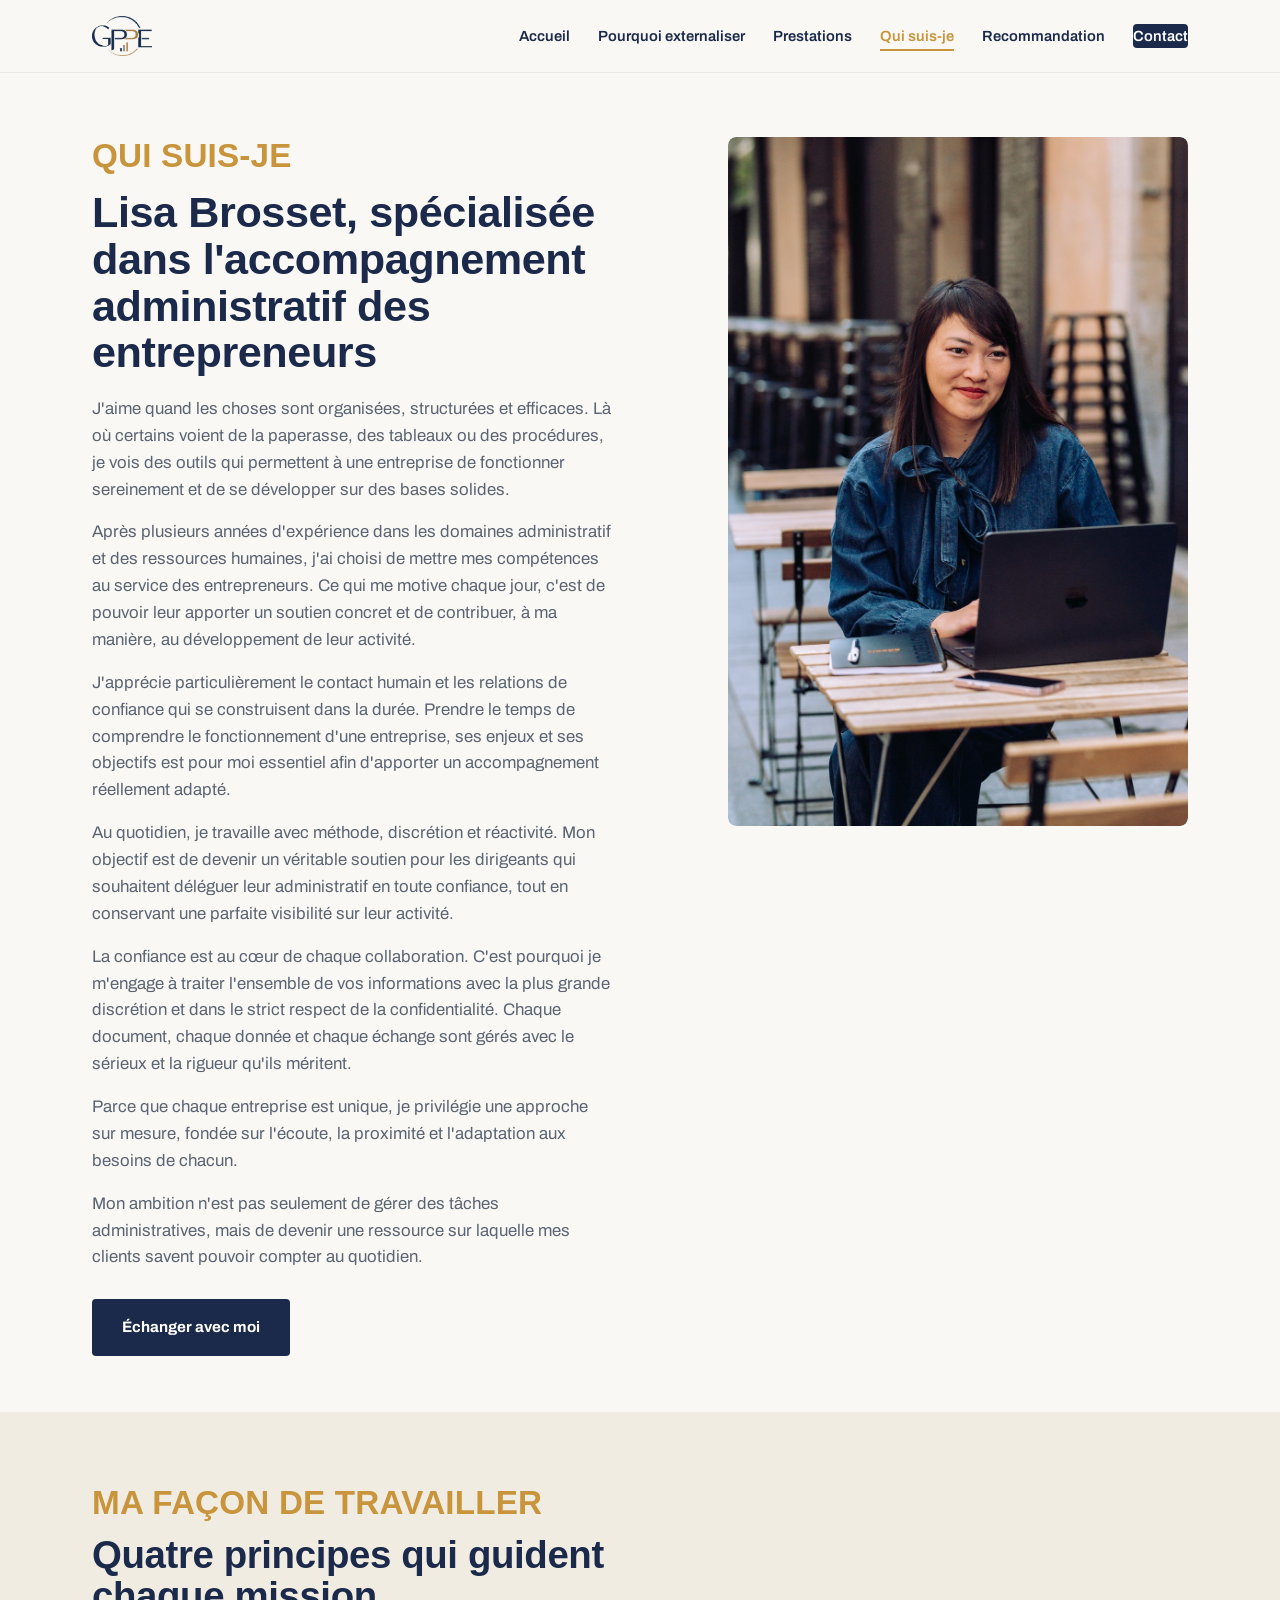
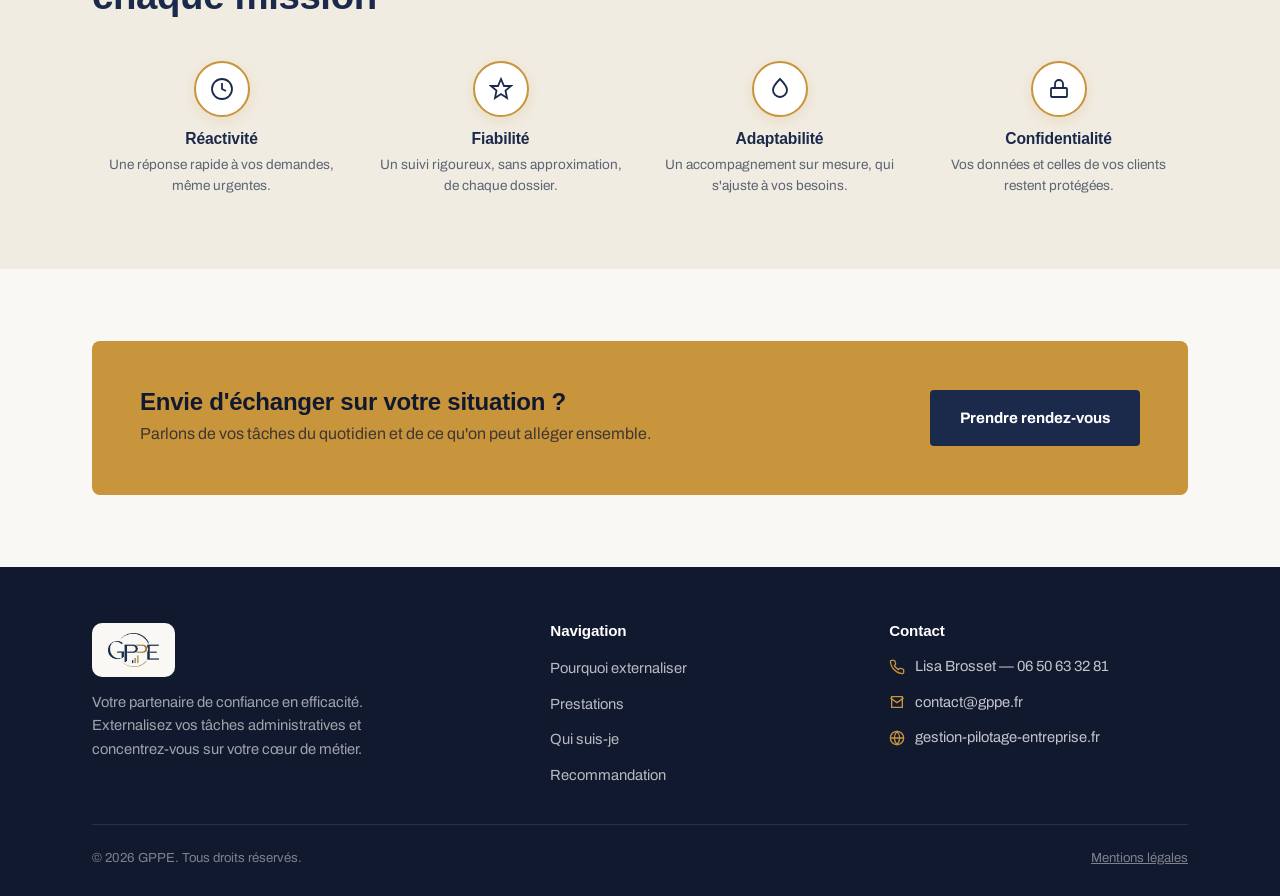
<file: qui-suis-je.html>
<!DOCTYPE html>
<html lang="fr">
<head>
<meta charset="UTF-8">
<meta name="viewport" content="width=device-width, initial-scale=1.0">
<title>Qui suis-je — GPPE</title>
<meta name="description" content="Découvrez Lisa Brosset, gérante de GPPE, votre partenaire de confiance en efficacité administrative.">
<link rel="icon" href="images/favicon.ico" sizes="any">
<link rel="icon" href="images/favicon-32x32.png" type="image/png" sizes="32x32">
<link rel="icon" href="images/favicon-16x16.png" type="image/png" sizes="16x16">
<link rel="apple-touch-icon" href="images/apple-touch-icon.png">
<link rel="stylesheet" href="css/style.css">
</head>
<body>

<header class="site-header">
  <div class="nav-wrap">
    <a href="index.html" class="logo">
      <img src="images/logo-mark.png" alt="GPPE - Gestion & Pilotage Personnalisés des Entreprises" class="logo-img">
    </a>
    <ul class="nav-links">
      <li><a href="index.html">Accueil</a></li>
      <li><a href="pourquoi-externaliser.html">Pourquoi externaliser</a></li>
      <li><a href="services.html">Prestations</a></li>
      <li><a href="qui-suis-je.html" class="active">Qui suis-je</a></li>
      <li><a href="recommandation.html">Recommandation</a></li>
      <li><a href="contact.html" class="nav-cta">Contact</a></li>
    </ul>
    <button class="nav-toggle" aria-label="Ouvrir le menu">
      <svg viewBox="0 0 24 24" fill="none" stroke="#1B2A4A" stroke-width="2" stroke-linecap="round"><line x1="3" y1="6" x2="21" y2="6"/><line x1="3" y1="12" x2="21" y2="12"/><line x1="3" y1="18" x2="21" y2="18"/></svg>
    </button>
  </div>
</header>

<main>

  <section style="padding-top:64px; padding-bottom:56px;">
    <div class="container">
      <div class="split" style="align-items:flex-start;">
        <div>
          <span class="eyebrow">Qui suis-je</span>
          <h1 style="margin-top:14px; font-size:clamp(1.9rem,3.4vw,2.7rem); font-weight:600; color:var(--navy);">Lisa Brosset, spécialisée dans l'accompagnement administratif des entrepreneurs</h1>
          <p style="margin-top:20px; font-size:1.05rem;">J'aime quand les choses sont organisées, structurées et efficaces. Là où certains voient de la paperasse, des tableaux ou des procédures, je vois des outils qui permettent à une entreprise de fonctionner sereinement et de se développer sur des bases solides.</p>
          <p style="margin-top:16px; font-size:1.05rem;">Après plusieurs années d'expérience dans les domaines administratif et des ressources humaines, j'ai choisi de mettre mes compétences au service des entrepreneurs. Ce qui me motive chaque jour, c'est de pouvoir leur apporter un soutien concret et de contribuer, à ma manière, au développement de leur activité.</p>
          <p style="margin-top:16px; font-size:1.05rem;">J'apprécie particulièrement le contact humain et les relations de confiance qui se construisent dans la durée. Prendre le temps de comprendre le fonctionnement d'une entreprise, ses enjeux et ses objectifs est pour moi essentiel afin d'apporter un accompagnement réellement adapté.</p>
          <p style="margin-top:16px; font-size:1.05rem;">Au quotidien, je travaille avec méthode, discrétion et réactivité. Mon objectif est de devenir un véritable soutien pour les dirigeants qui souhaitent déléguer leur administratif en toute confiance, tout en conservant une parfaite visibilité sur leur activité.</p>
          <p style="margin-top:16px; font-size:1.05rem;">La confiance est au cœur de chaque collaboration. C'est pourquoi je m'engage à traiter l'ensemble de vos informations avec la plus grande discrétion et dans le strict respect de la confidentialité. Chaque document, chaque donnée et chaque échange sont gérés avec le sérieux et la rigueur qu'ils méritent.</p>
          <p style="margin-top:16px; font-size:1.05rem;">Parce que chaque entreprise est unique, je privilégie une approche sur mesure, fondée sur l'écoute, la proximité et l'adaptation aux besoins de chacun.</p>
          <p style="margin-top:16px; font-size:1.05rem;">Mon ambition n'est pas seulement de gérer des tâches administratives, mais de devenir une ressource sur laquelle mes clients savent pouvoir compter au quotidien.</p>
          <a href="contact.html" class="btn btn-primary" style="margin-top:28px;">Échanger avec moi</a>
        </div>
        <div style="border-radius:var(--radius-lg); overflow:hidden; max-width:460px; margin-left:auto;">
          <img src="images/portrait.jpg" alt="Lisa Brosset, gérante de GPPE" style="width:100%; height:auto; display:block;">
        </div>
      </div>
    </div>
  </section>

  <!-- VALEURS -->
  <section class="bg-cream-dim">
    <div class="container">
      <div class="section-head">
        <span class="eyebrow">Ma façon de travailler</span>
        <h2>Quatre principes qui guident chaque mission</h2>
      </div>
      <div class="value-grid">
        <div class="value-item">
          <div class="token"><svg viewBox="0 0 24 24" fill="none" stroke="#1B2A4A" stroke-width="1.8"><circle cx="12" cy="12" r="10"/><path d="M12 6v6l4 2"/></svg></div>
          <h3>Réactivité</h3>
          <p>Une réponse rapide à vos demandes, même urgentes.</p>
        </div>
        <div class="value-item">
          <div class="token"><svg viewBox="0 0 24 24" fill="none" stroke="#1B2A4A" stroke-width="1.8"><path d="M12 2l3 7h7l-5.5 4.5L18 21l-6-4-6 4 1.5-7.5L2 9h7z"/></svg></div>
          <h3>Fiabilité</h3>
          <p>Un suivi rigoureux, sans approximation, de chaque dossier.</p>
        </div>
        <div class="value-item">
          <div class="token"><svg viewBox="0 0 24 24" fill="none" stroke="#1B2A4A" stroke-width="1.8"><path d="M12 2C8 6 5 9 5 13a7 7 0 0014 0c0-4-3-7-7-11z"/></svg></div>
          <h3>Adaptabilité</h3>
          <p>Un accompagnement sur mesure, qui s'ajuste à vos besoins.</p>
        </div>
        <div class="value-item">
          <div class="token"><svg viewBox="0 0 24 24" fill="none" stroke="#1B2A4A" stroke-width="1.8"><rect x="4" y="11" width="16" height="9" rx="1"/><path d="M8 11V7a4 4 0 018 0v4"/></svg></div>
          <h3>Confidentialité</h3>
          <p>Vos données et celles de vos clients restent protégées.</p>
        </div>
      </div>
    </div>
  </section>

  <section>
    <div class="container">
      <div class="cta-banner">
        <div>
          <h3>Envie d'échanger sur votre situation ?</h3>
          <p>Parlons de vos tâches du quotidien et de ce qu'on peut alléger ensemble.</p>
        </div>
        <a href="contact.html" class="btn btn-primary">Prendre rendez-vous</a>
      </div>
    </div>
  </section>

</main>

<footer class="site-footer">
  <div class="container">
    <div class="footer-grid">
      <div>
        <div class="footer-logo-wrap">
          <img src="images/logo-mark.png" alt="GPPE" class="logo-img">
        </div>
        <p>Votre partenaire de confiance en efficacité. Externalisez vos tâches administratives et concentrez-vous sur votre cœur de métier.</p>
      </div>
      <div>
        <h4>Navigation</h4>
        <ul class="footer-links">
          <li><a href="pourquoi-externaliser.html">Pourquoi externaliser</a></li>
          <li><a href="services.html">Prestations</a></li>
          <li><a href="qui-suis-je.html">Qui suis-je</a></li>
          <li><a href="recommandation.html">Recommandation</a></li>
        </ul>
      </div>
      <div>
        <h4>Contact</h4>
        <ul class="footer-contact">
          <li><svg viewBox="0 0 24 24" fill="none" stroke="currentColor" stroke-width="2"><path d="M22 16.92v3a2 2 0 01-2.18 2 19.79 19.79 0 01-8.63-3.07 19.5 19.5 0 01-6-6 19.79 19.79 0 01-3.07-8.67A2 2 0 014.11 2h3a2 2 0 012 1.72c.127.96.361 1.903.7 2.81a2 2 0 01-.45 2.11L8.09 9.91a16 16 0 006 6l1.27-1.27a2 2 0 012.11-.45c.907.339 1.85.573 2.81.7A2 2 0 0122 16.92z"/></svg>Lisa Brosset — 06 50 63 32 81</li>
          <li><svg viewBox="0 0 24 24" fill="none" stroke="currentColor" stroke-width="2"><path d="M4 4h16v16H4z"/><path d="M22 6l-10 7L2 6"/></svg>contact@gppe.fr</li>
          <li><svg viewBox="0 0 24 24" fill="none" stroke="currentColor" stroke-width="2"><circle cx="12" cy="12" r="10"/><path d="M2 12h20M12 2a15.3 15.3 0 014 10 15.3 15.3 0 01-4 10 15.3 15.3 0 01-4-10 15.3 15.3 0 014-10z"/></svg>gestion-pilotage-entreprise.fr</li>
        </ul>
      </div>
    </div>
    <div class="footer-bottom">
      <span>© 2026 GPPE. Tous droits réservés.</span>
      <span><a href="mentions-legales.html" style="color:inherit; text-decoration:underline;">Mentions légales</a></span>
    </div>
  </div>
</footer>

<script src="js/main.js"></script>
</body>
</html>
</file>
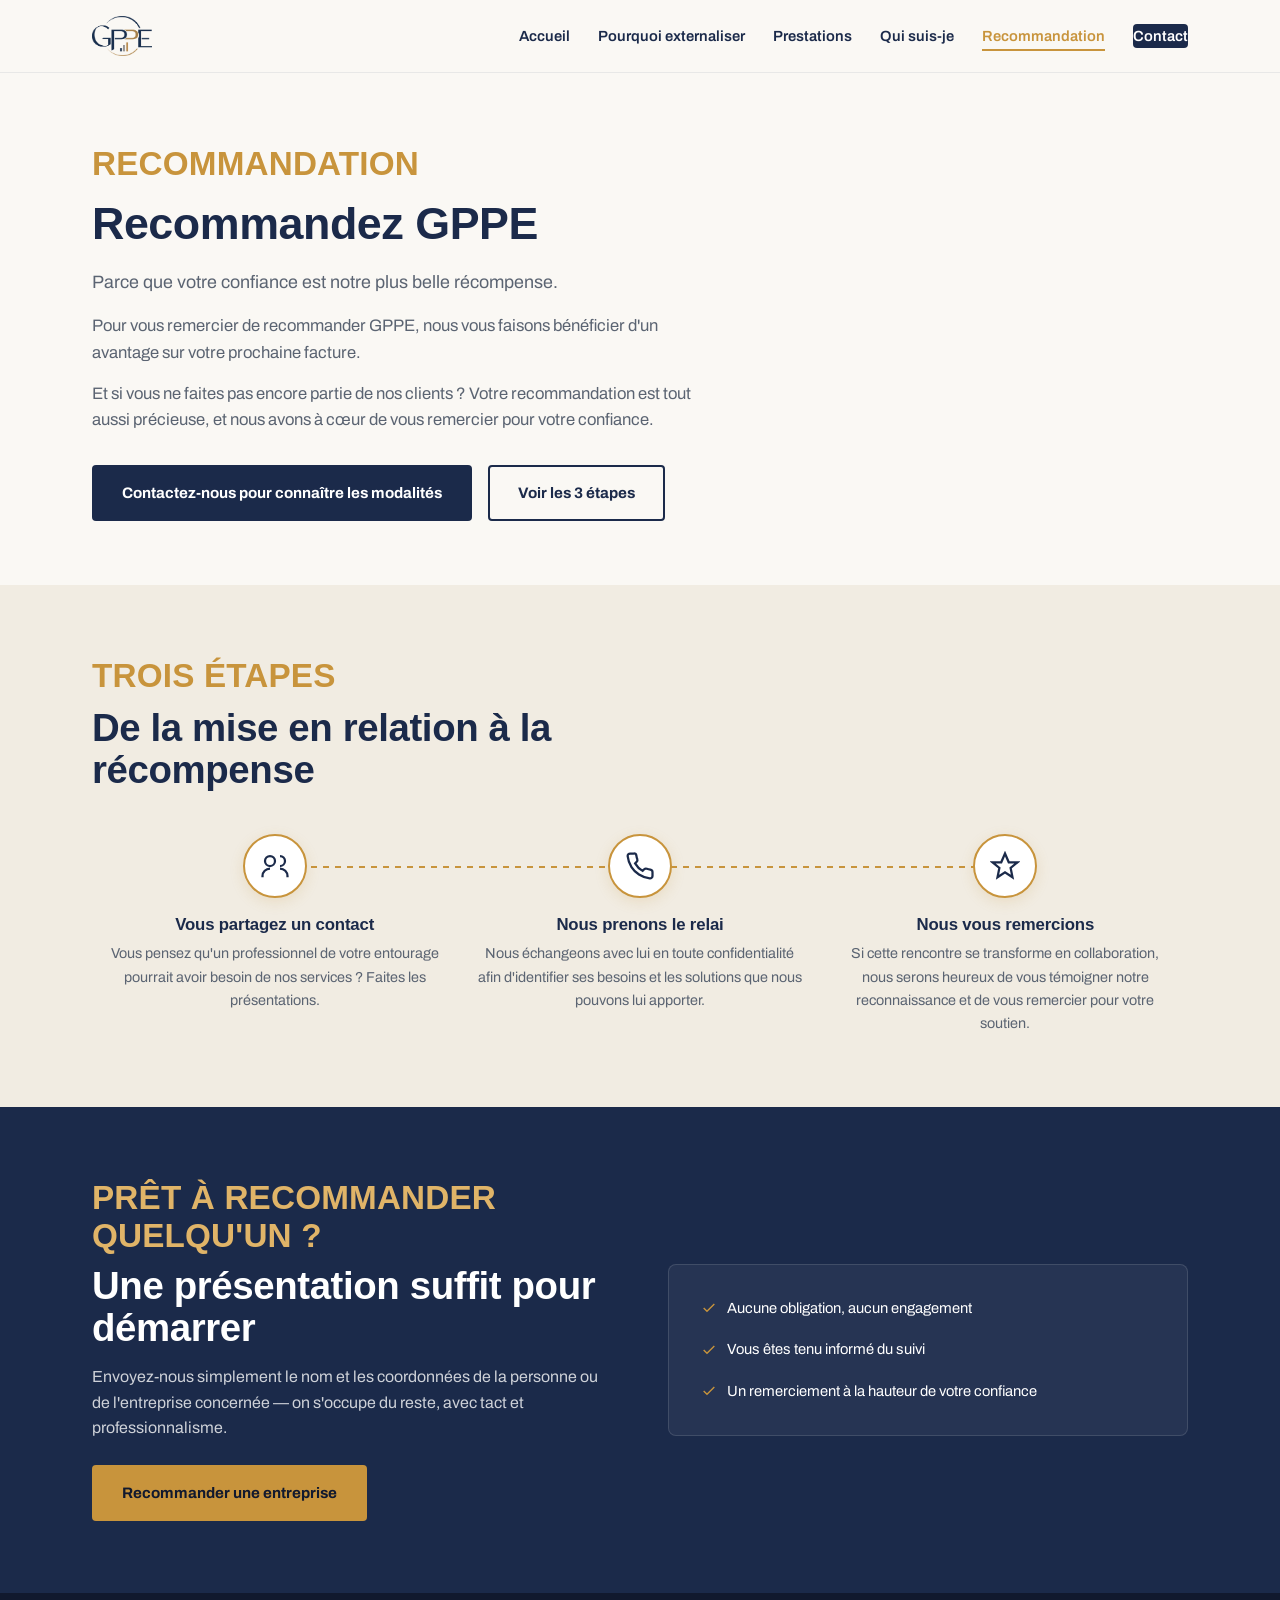
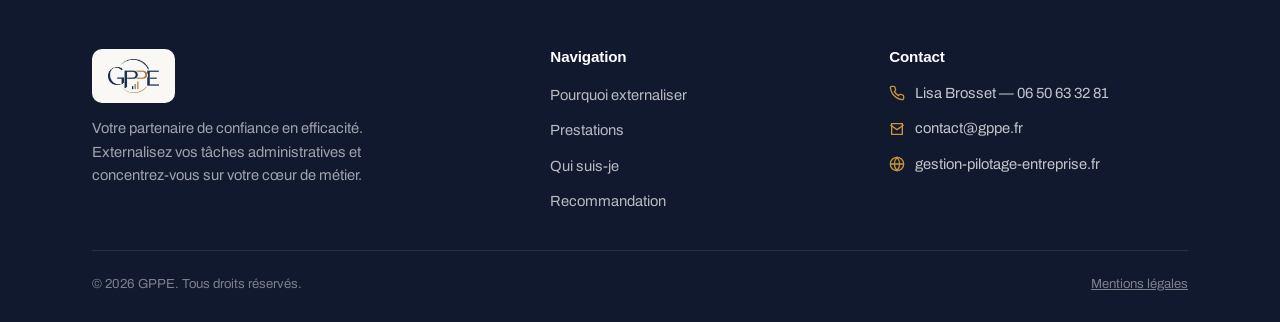
<file: recommandation.html>
<!DOCTYPE html>
<html lang="fr">
<head>
<meta charset="UTF-8">
<meta name="viewport" content="width=device-width, initial-scale=1.0">
<title>Recommandation — GPPE</title>
<meta name="description" content="Recommandez GPPE à un professionnel de votre entourage et bénéficiez d'un geste de remerciement de notre part.">
<link rel="icon" href="images/favicon.ico" sizes="any">
<link rel="icon" href="images/favicon-32x32.png" type="image/png" sizes="32x32">
<link rel="icon" href="images/favicon-16x16.png" type="image/png" sizes="16x16">
<link rel="apple-touch-icon" href="images/apple-touch-icon.png">
<link rel="stylesheet" href="css/style.css">
</head>
<body>

<header class="site-header">
  <div class="nav-wrap">
    <a href="index.html" class="logo">
      <img src="images/logo-mark.png" alt="GPPE - Gestion & Pilotage Personnalisés des Entreprises" class="logo-img">
    </a>
    <ul class="nav-links">
      <li><a href="index.html">Accueil</a></li>
      <li><a href="pourquoi-externaliser.html">Pourquoi externaliser</a></li>
      <li><a href="services.html">Prestations</a></li>
      <li><a href="qui-suis-je.html">Qui suis-je</a></li>
      <li><a href="recommandation.html" class="active">Recommandation</a></li>
      <li><a href="contact.html" class="nav-cta">Contact</a></li>
    </ul>
    <button class="nav-toggle" aria-label="Ouvrir le menu">
      <svg viewBox="0 0 24 24" fill="none" stroke="#1B2A4A" stroke-width="2" stroke-linecap="round"><line x1="3" y1="6" x2="21" y2="6"/><line x1="3" y1="12" x2="21" y2="12"/><line x1="3" y1="18" x2="21" y2="18"/></svg>
    </button>
  </div>
</header>

<main>

  <!-- HERO -->
  <section class="hero">
    <div class="container">
      <span class="eyebrow">Recommandation</span>
      <h1>Recommandez GPPE</h1>
      <p class="lede">Parce que votre confiance est notre plus belle récompense.</p>
      <p style="margin-top:16px; max-width:600px; font-size:1.04rem; color:var(--slate);">Pour vous remercier de recommander GPPE, nous vous faisons bénéficier d'un avantage sur votre prochaine facture.</p>
      <p style="margin-top:14px; max-width:600px; font-size:1.04rem; color:var(--slate);">Et si vous ne faites pas encore partie de nos clients ? Votre recommandation est tout aussi précieuse, et nous avons à cœur de vous remercier pour votre confiance.</p>
      <div class="hero-actions">
        <a href="contact.html" class="btn btn-primary">Contactez-nous pour connaître les modalités</a>
        <a href="#etapes" class="btn btn-ghost">Voir les 3 étapes</a>
      </div>
    </div>
  </section>

  <!-- ETAPES -->
  <section id="etapes" class="bg-cream-dim">
    <div class="container">
      <div class="section-head">
        <span class="eyebrow">Trois étapes</span>
        <h2>De la mise en relation à la récompense</h2>
      </div>
      <div class="timeline">
        <div class="timeline-step">
          <div class="token">
            <svg viewBox="0 0 24 24" fill="none" stroke="#1B2A4A" stroke-width="1.8"><path d="M8 12a4 4 0 100-8 4 4 0 000 8z"/><path d="M2 21v-1a6 6 0 016-6h0"/><path d="M16 12a4 4 0 100-8"/><path d="M22 21v-1a6 6 0 00-6-6"/></svg>
          </div>
          <h3>Vous partagez un contact</h3>
          <p>Vous pensez qu'un professionnel de votre entourage pourrait avoir besoin de nos services ? Faites les présentations.</p>
        </div>
        <div class="timeline-step">
          <div class="token">
            <svg viewBox="0 0 24 24" fill="none" stroke="#1B2A4A" stroke-width="1.8"><path d="M22 16.92v3a2 2 0 01-2.18 2 19.79 19.79 0 01-8.63-3.07 19.5 19.5 0 01-6-6 19.79 19.79 0 01-3.07-8.67A2 2 0 014.11 2h3a2 2 0 012 1.72c.127.96.361 1.903.7 2.81a2 2 0 01-.45 2.11L8.09 9.91a16 16 0 006 6l1.27-1.27a2 2 0 012.11-.45c.907.339 1.85.573 2.81.7A2 2 0 0122 16.92z"/></svg>
          </div>
          <h3>Nous prenons le relai</h3>
          <p>Nous échangeons avec lui en toute confidentialité afin d'identifier ses besoins et les solutions que nous pouvons lui apporter.</p>
        </div>
        <div class="timeline-step">
          <div class="token">
            <svg viewBox="0 0 24 24" fill="none" stroke="#1B2A4A" stroke-width="1.8"><path d="M12 2l3 7h7l-5.5 4.5L18 21l-6-4-6 4 1.5-7.5L2 9h7z"/></svg>
          </div>
          <h3>Nous vous remercions</h3>
          <p>Si cette rencontre se transforme en collaboration, nous serons heureux de vous témoigner notre reconnaissance et de vous remercier pour votre soutien.</p>
        </div>
      </div>
    </div>
  </section>

  <!-- CTA FINAL -->
  <section class="bg-navy">
    <div class="container">
      <div class="split" style="align-items:center;">
        <div>
          <span class="eyebrow" style="color:var(--gold-light);">Prêt à recommander quelqu'un ?</span>
          <h2 style="margin-top:10px; color:var(--white);">Une présentation suffit pour démarrer</h2>
          <p style="margin-top:16px;">Envoyez-nous simplement le nom et les coordonnées de la personne ou de l'entreprise concernée — on s'occupe du reste, avec tact et professionnalisme.</p>
          <a href="contact.html" class="btn btn-gold" style="margin-top:24px;">Recommander une entreprise</a>
        </div>
        <div style="background:rgba(255,255,255,0.05); border:1px solid rgba(255,255,255,0.12); border-radius:var(--radius-lg); padding:32px;">
          <ul class="footer-contact" style="gap:18px;">
            <li><svg viewBox="0 0 24 24" fill="none" stroke="#C8943C" stroke-width="2"><polyline points="20 6 9 17 4 12"/></svg>Aucune obligation, aucun engagement</li>
            <li><svg viewBox="0 0 24 24" fill="none" stroke="#C8943C" stroke-width="2"><polyline points="20 6 9 17 4 12"/></svg>Vous êtes tenu informé du suivi</li>
            <li><svg viewBox="0 0 24 24" fill="none" stroke="#C8943C" stroke-width="2"><polyline points="20 6 9 17 4 12"/></svg>Un remerciement à la hauteur de votre confiance</li>
          </ul>
        </div>
      </div>
    </div>
  </section>

</main>

<footer class="site-footer">
  <div class="container">
    <div class="footer-grid">
      <div>
        <div class="footer-logo-wrap">
          <img src="images/logo-mark.png" alt="GPPE" class="logo-img">
        </div>
        <p>Votre partenaire de confiance en efficacité. Externalisez vos tâches administratives et concentrez-vous sur votre cœur de métier.</p>
      </div>
      <div>
        <h4>Navigation</h4>
        <ul class="footer-links">
          <li><a href="pourquoi-externaliser.html">Pourquoi externaliser</a></li>
          <li><a href="services.html">Prestations</a></li>
          <li><a href="qui-suis-je.html">Qui suis-je</a></li>
          <li><a href="recommandation.html">Recommandation</a></li>
        </ul>
      </div>
      <div>
        <h4>Contact</h4>
        <ul class="footer-contact">
          <li><svg viewBox="0 0 24 24" fill="none" stroke="currentColor" stroke-width="2"><path d="M22 16.92v3a2 2 0 01-2.18 2 19.79 19.79 0 01-8.63-3.07 19.5 19.5 0 01-6-6 19.79 19.79 0 01-3.07-8.67A2 2 0 014.11 2h3a2 2 0 012 1.72c.127.96.361 1.903.7 2.81a2 2 0 01-.45 2.11L8.09 9.91a16 16 0 006 6l1.27-1.27a2 2 0 012.11-.45c.907.339 1.85.573 2.81.7A2 2 0 0122 16.92z"/></svg>Lisa Brosset — 06 50 63 32 81</li>
          <li><svg viewBox="0 0 24 24" fill="none" stroke="currentColor" stroke-width="2"><path d="M4 4h16v16H4z"/><path d="M22 6l-10 7L2 6"/></svg>contact@gppe.fr</li>
          <li><svg viewBox="0 0 24 24" fill="none" stroke="currentColor" stroke-width="2"><circle cx="12" cy="12" r="10"/><path d="M2 12h20M12 2a15.3 15.3 0 014 10 15.3 15.3 0 01-4 10 15.3 15.3 0 01-4-10 15.3 15.3 0 014-10z"/></svg>gestion-pilotage-entreprise.fr</li>
        </ul>
      </div>
    </div>
    <div class="footer-bottom">
      <span>© 2026 GPPE. Tous droits réservés.</span>
      <span><a href="mentions-legales.html" style="color:inherit; text-decoration:underline;">Mentions légales</a></span>
    </div>
  </div>
</footer>

<script src="js/main.js"></script>
</body>
</html>
</file>
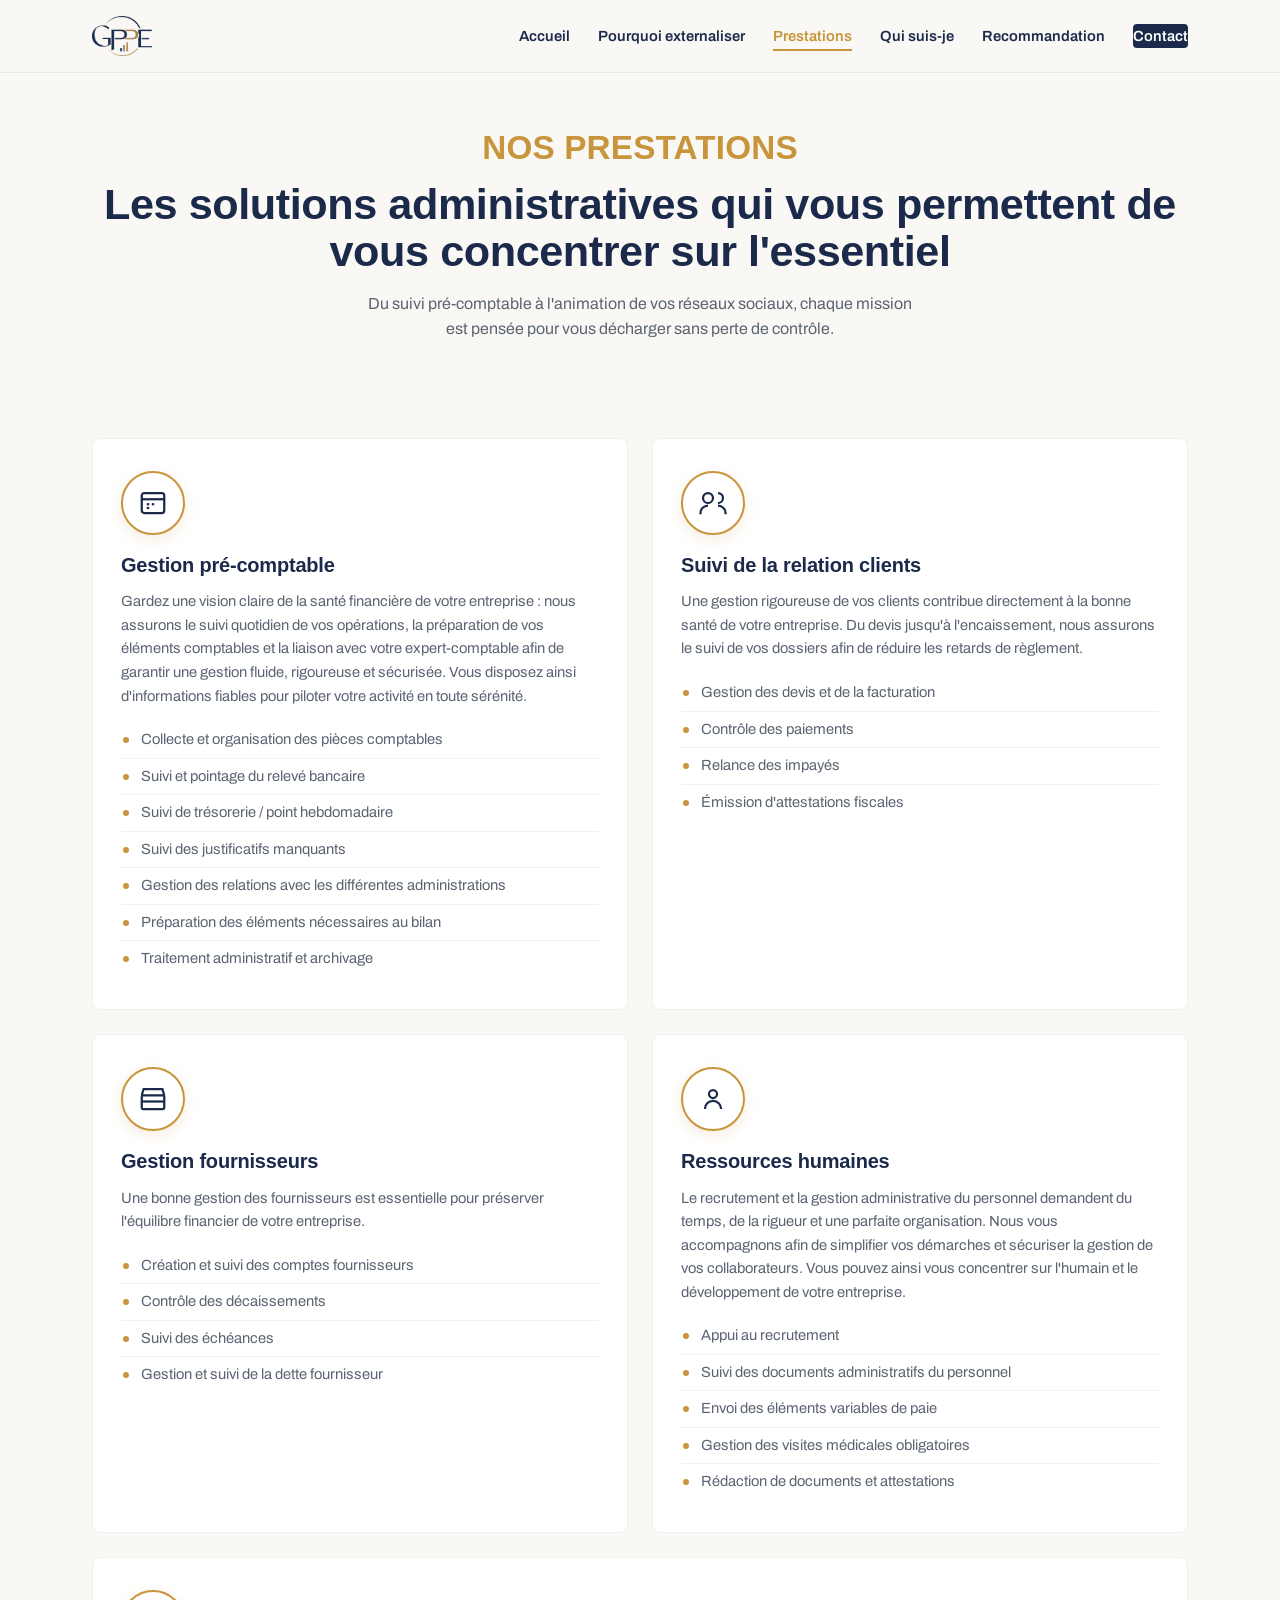
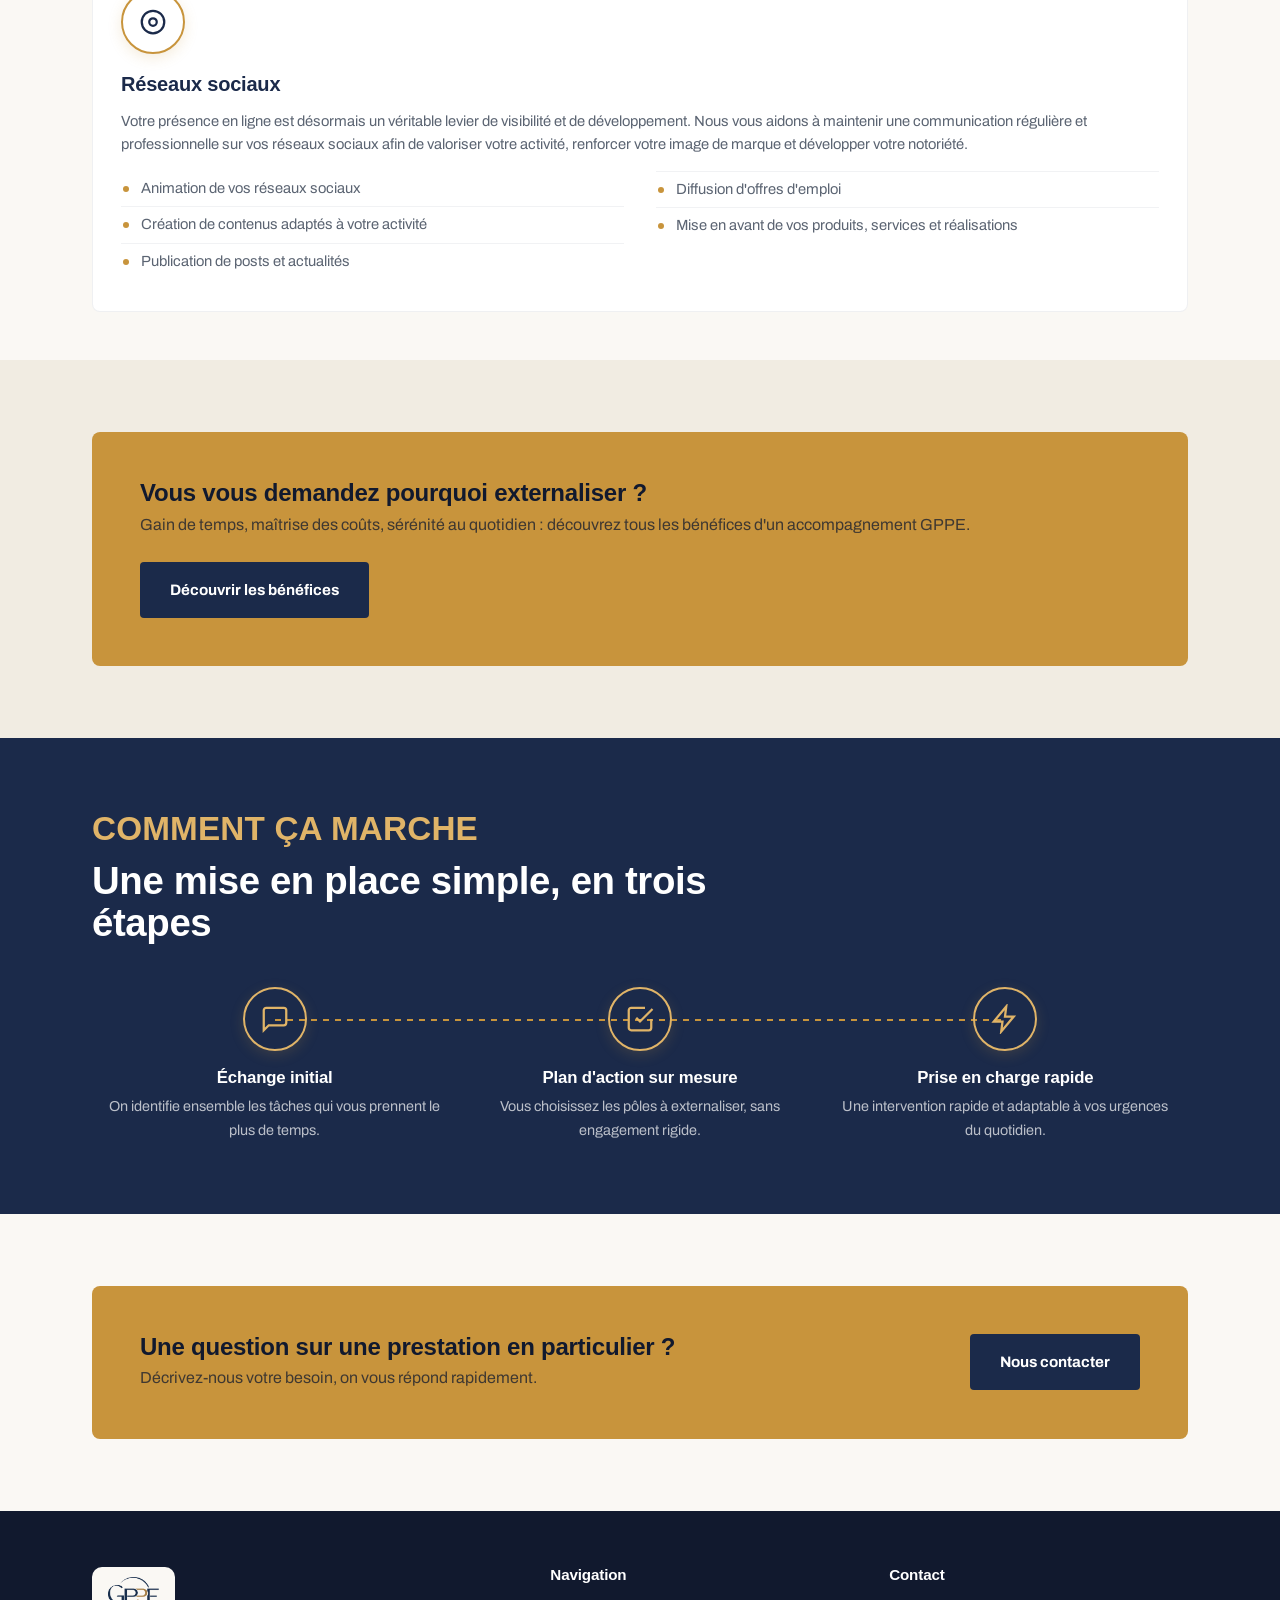
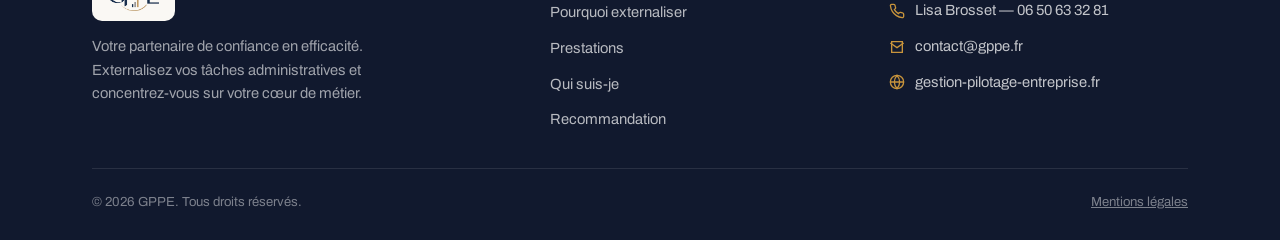
<file: services.html>
<!DOCTYPE html>
<html lang="fr">
<head>
<meta charset="UTF-8">
<meta name="viewport" content="width=device-width, initial-scale=1.0">
<title>Nos prestations — GPPE</title>
<meta name="description" content="Découvrez les 5 pôles de prestations GPPE : gestion pré-comptable, relation clients, fournisseurs, ressources humaines, réseaux sociaux.">
<link rel="icon" href="images/favicon.ico" sizes="any">
<link rel="icon" href="images/favicon-32x32.png" type="image/png" sizes="32x32">
<link rel="icon" href="images/favicon-16x16.png" type="image/png" sizes="16x16">
<link rel="apple-touch-icon" href="images/apple-touch-icon.png">
<link rel="stylesheet" href="css/style.css">
</head>
<body>

<header class="site-header">
  <div class="nav-wrap">
    <a href="index.html" class="logo">
      <img src="images/logo-mark.png" alt="GPPE - Gestion & Pilotage Personnalisés des Entreprises" class="logo-img">
    </a>
    <ul class="nav-links">
      <li><a href="index.html">Accueil</a></li>
      <li><a href="pourquoi-externaliser.html">Pourquoi externaliser</a></li>
      <li><a href="services.html" class="active">Prestations</a></li>
      <li><a href="qui-suis-je.html">Qui suis-je</a></li>
      <li><a href="recommandation.html">Recommandation</a></li>
      <li><a href="contact.html" class="nav-cta">Contact</a></li>
    </ul>
    <button class="nav-toggle" aria-label="Ouvrir le menu">
      <svg viewBox="0 0 24 24" fill="none" stroke="#1B2A4A" stroke-width="2" stroke-linecap="round"><line x1="3" y1="6" x2="21" y2="6"/><line x1="3" y1="12" x2="21" y2="12"/><line x1="3" y1="18" x2="21" y2="18"/></svg>
    </button>
  </div>
</header>

<main>

  <div class="page-head container">
    <span class="eyebrow">Nos prestations</span>
    <h1>Les solutions administratives qui vous permettent de vous concentrer sur l'essentiel</h1>
    <p>Du suivi pré-comptable à l'animation de vos réseaux sociaux, chaque mission est pensée pour vous décharger sans perte de contrôle.</p>
  </div>

  <section class="section-tight">
    <div class="container">
      <div class="card-grid-2">

        <div class="card">
          <div class="token">
            <svg viewBox="0 0 24 24" fill="none" stroke="#1B2A4A" stroke-width="1.8"><rect x="3" y="4" width="18" height="16" rx="2"/><line x1="3" y1="9" x2="21" y2="9"/><line x1="7" y1="13" x2="9" y2="13"/><line x1="11" y1="13" x2="13" y2="13"/><line x1="7" y1="16" x2="9" y2="16"/></svg>
          </div>
          <h3>Gestion pré-comptable</h3>
          <p style="font-size:0.92rem; color:var(--slate); margin-bottom:14px;">Gardez une vision claire de la santé financière de votre entreprise : nous assurons le suivi quotidien de vos opérations, la préparation de vos éléments comptables et la liaison avec votre expert-comptable afin de garantir une gestion fluide, rigoureuse et sécurisée. Vous disposez ainsi d'informations fiables pour piloter votre activité en toute sérénité.</p>
          <ul>
            <li>Collecte et organisation des pièces comptables</li>
            <li>Suivi et pointage du relevé bancaire</li>
            <li>Suivi de trésorerie / point hebdomadaire</li>
            <li>Suivi des justificatifs manquants</li>
            <li>Gestion des relations avec les différentes administrations</li>
            <li>Préparation des éléments nécessaires au bilan</li>
            <li>Traitement administratif et archivage</li>
          </ul>
        </div>

        <div class="card">
          <div class="token">
            <svg viewBox="0 0 24 24" fill="none" stroke="#1B2A4A" stroke-width="1.8"><path d="M8 12a4 4 0 100-8 4 4 0 000 8z"/><path d="M2 21v-1a6 6 0 016-6h0"/><path d="M16 12a4 4 0 100-8"/><path d="M22 21v-1a6 6 0 00-6-6"/></svg>
          </div>
          <h3>Suivi de la relation clients</h3>
          <p style="font-size:0.92rem; color:var(--slate); margin-bottom:14px;">Une gestion rigoureuse de vos clients contribue directement à la bonne santé de votre entreprise. Du devis jusqu'à l'encaissement, nous assurons le suivi de vos dossiers afin de réduire les retards de règlement.</p>
          <ul>
            <li>Gestion des devis et de la facturation</li>
            <li>Contrôle des paiements</li>
            <li>Relance des impayés</li>
            <li>Émission d'attestations fiscales</li>
          </ul>
        </div>

        <div class="card">
          <div class="token">
            <svg viewBox="0 0 24 24" fill="none" stroke="#1B2A4A" stroke-width="1.8"><path d="M3 9l1.5-5h15L21 9"/><rect x="3" y="9" width="18" height="11" rx="1"/><line x1="3" y1="14" x2="21" y2="14"/></svg>
          </div>
          <h3>Gestion fournisseurs</h3>
          <p style="font-size:0.92rem; color:var(--slate); margin-bottom:14px;">Une bonne gestion des fournisseurs est essentielle pour préserver l'équilibre financier de votre entreprise.</p>
          <ul>
            <li>Création et suivi des comptes fournisseurs</li>
            <li>Contrôle des décaissements</li>
            <li>Suivi des échéances</li>
            <li>Gestion et suivi de la dette fournisseur</li>
          </ul>
        </div>

        <div class="card">
          <div class="token">
            <svg viewBox="0 0 24 24" fill="none" stroke="#1B2A4A" stroke-width="1.8"><circle cx="12" cy="8" r="3.2"/><path d="M5.5 20a6.5 6.5 0 0113 0"/></svg>
          </div>
          <h3>Ressources humaines</h3>
          <p style="font-size:0.92rem; color:var(--slate); margin-bottom:14px;">Le recrutement et la gestion administrative du personnel demandent du temps, de la rigueur et une parfaite organisation. Nous vous accompagnons afin de simplifier vos démarches et sécuriser la gestion de vos collaborateurs. Vous pouvez ainsi vous concentrer sur l'humain et le développement de votre entreprise.</p>
          <ul>
            <li>Appui au recrutement</li>
            <li>Suivi des documents administratifs du personnel</li>
            <li>Envoi des éléments variables de paie</li>
            <li>Gestion des visites médicales obligatoires</li>
            <li>Rédaction de documents et attestations</li>
          </ul>
        </div>

        <div class="card" style="grid-column: 1 / -1;">
          <div class="token">
            <svg viewBox="0 0 24 24" fill="none" stroke="#1B2A4A" stroke-width="1.8"><circle cx="12" cy="12" r="9"/><circle cx="12" cy="12" r="3"/></svg>
          </div>
          <h3>Réseaux sociaux</h3>
          <p style="font-size:0.92rem; color:var(--slate); margin-bottom:14px;">Votre présence en ligne est désormais un véritable levier de visibilité et de développement. Nous vous aidons à maintenir une communication régulière et professionnelle sur vos réseaux sociaux afin de valoriser votre activité, renforcer votre image de marque et développer votre notoriété.</p>
          <ul style="columns:2; gap:32px;">
            <li>Animation de vos réseaux sociaux</li>
            <li>Création de contenus adaptés à votre activité</li>
            <li>Publication de posts et actualités</li>
            <li>Diffusion d'offres d'emploi</li>
            <li>Mise en avant de vos produits, services et réalisations</li>
          </ul>
        </div>

      </div>
    </div>
  </section>

  <!-- POURQUOI EXTERNALISER (teaser) -->
  <section class="bg-cream-dim">
    <div class="container">
      <div class="cta-banner">
        <div>
          <h3>Vous vous demandez pourquoi externaliser ?</h3>
          <p>Gain de temps, maîtrise des coûts, sérénité au quotidien : découvrez tous les bénéfices d'un accompagnement GPPE.</p>
        </div>
        <a href="pourquoi-externaliser.html" class="btn btn-primary">Découvrir les bénéfices</a>
      </div>
    </div>
  </section>

  <!-- COMMENT CA MARCHE -->
  <section class="bg-navy">
    <div class="container">
      <div class="section-head">
        <span class="eyebrow" style="color:var(--gold-light);">Comment ça marche</span>
        <h2>Une mise en place simple, en trois étapes</h2>
      </div>
      <div class="timeline">
        <div class="timeline-step">
          <div class="token" style="background:transparent; border-color:var(--gold-light);">
            <svg viewBox="0 0 24 24" fill="none" stroke="#E0B468" stroke-width="1.8"><path d="M21 15a2 2 0 01-2 2H7l-4 4V5a2 2 0 012-2h14a2 2 0 012 2z"/></svg>
          </div>
          <h3 style="color:var(--white);">Échange initial</h3>
          <p style="color:rgba(255,255,255,0.7);">On identifie ensemble les tâches qui vous prennent le plus de temps.</p>
        </div>
        <div class="timeline-step">
          <div class="token" style="background:transparent; border-color:var(--gold-light);">
            <svg viewBox="0 0 24 24" fill="none" stroke="#E0B468" stroke-width="1.8"><path d="M9 11l3 3L22 4"/><path d="M21 12v7a2 2 0 01-2 2H5a2 2 0 01-2-2V5a2 2 0 012-2h11"/></svg>
          </div>
          <h3 style="color:var(--white);">Plan d'action sur mesure</h3>
          <p style="color:rgba(255,255,255,0.7);">Vous choisissez les pôles à externaliser, sans engagement rigide.</p>
        </div>
        <div class="timeline-step">
          <div class="token" style="background:transparent; border-color:var(--gold-light);">
            <svg viewBox="0 0 24 24" fill="none" stroke="#E0B468" stroke-width="1.8"><path d="M13 2L3 14h7l-1 8 10-12h-7z"/></svg>
          </div>
          <h3 style="color:var(--white);">Prise en charge rapide</h3>
          <p style="color:rgba(255,255,255,0.7);">Une intervention rapide et adaptable à vos urgences du quotidien.</p>
        </div>
      </div>
    </div>
  </section>

  <section>
    <div class="container">
      <div class="cta-banner">
        <div>
          <h3>Une question sur une prestation en particulier ?</h3>
          <p>Décrivez-nous votre besoin, on vous répond rapidement.</p>
        </div>
        <a href="contact.html" class="btn btn-primary">Nous contacter</a>
      </div>
    </div>
  </section>

</main>

<footer class="site-footer">
  <div class="container">
    <div class="footer-grid">
      <div>
        <div class="footer-logo-wrap">
          <img src="images/logo-mark.png" alt="GPPE" class="logo-img">
        </div>
        <p>Votre partenaire de confiance en efficacité. Externalisez vos tâches administratives et concentrez-vous sur votre cœur de métier.</p>
      </div>
      <div>
        <h4>Navigation</h4>
        <ul class="footer-links">
          <li><a href="pourquoi-externaliser.html">Pourquoi externaliser</a></li>
          <li><a href="services.html">Prestations</a></li>
          <li><a href="qui-suis-je.html">Qui suis-je</a></li>
          <li><a href="recommandation.html">Recommandation</a></li>
        </ul>
      </div>
      <div>
        <h4>Contact</h4>
        <ul class="footer-contact">
          <li><svg viewBox="0 0 24 24" fill="none" stroke="currentColor" stroke-width="2"><path d="M22 16.92v3a2 2 0 01-2.18 2 19.79 19.79 0 01-8.63-3.07 19.5 19.5 0 01-6-6 19.79 19.79 0 01-3.07-8.67A2 2 0 014.11 2h3a2 2 0 012 1.72c.127.96.361 1.903.7 2.81a2 2 0 01-.45 2.11L8.09 9.91a16 16 0 006 6l1.27-1.27a2 2 0 012.11-.45c.907.339 1.85.573 2.81.7A2 2 0 0122 16.92z"/></svg>Lisa Brosset — 06 50 63 32 81</li>
          <li><svg viewBox="0 0 24 24" fill="none" stroke="currentColor" stroke-width="2"><path d="M4 4h16v16H4z"/><path d="M22 6l-10 7L2 6"/></svg>contact@gppe.fr</li>
          <li><svg viewBox="0 0 24 24" fill="none" stroke="currentColor" stroke-width="2"><circle cx="12" cy="12" r="10"/><path d="M2 12h20M12 2a15.3 15.3 0 014 10 15.3 15.3 0 01-4 10 15.3 15.3 0 01-4-10 15.3 15.3 0 014-10z"/></svg>gestion-pilotage-entreprise.fr</li>
        </ul>
      </div>
    </div>
    <div class="footer-bottom">
      <span>© 2026 GPPE. Tous droits réservés.</span>
      <span><a href="mentions-legales.html" style="color:inherit; text-decoration:underline;">Mentions légales</a></span>
    </div>
  </div>
</footer>

<script src="js/main.js"></script>
</body>
</html>
</file>
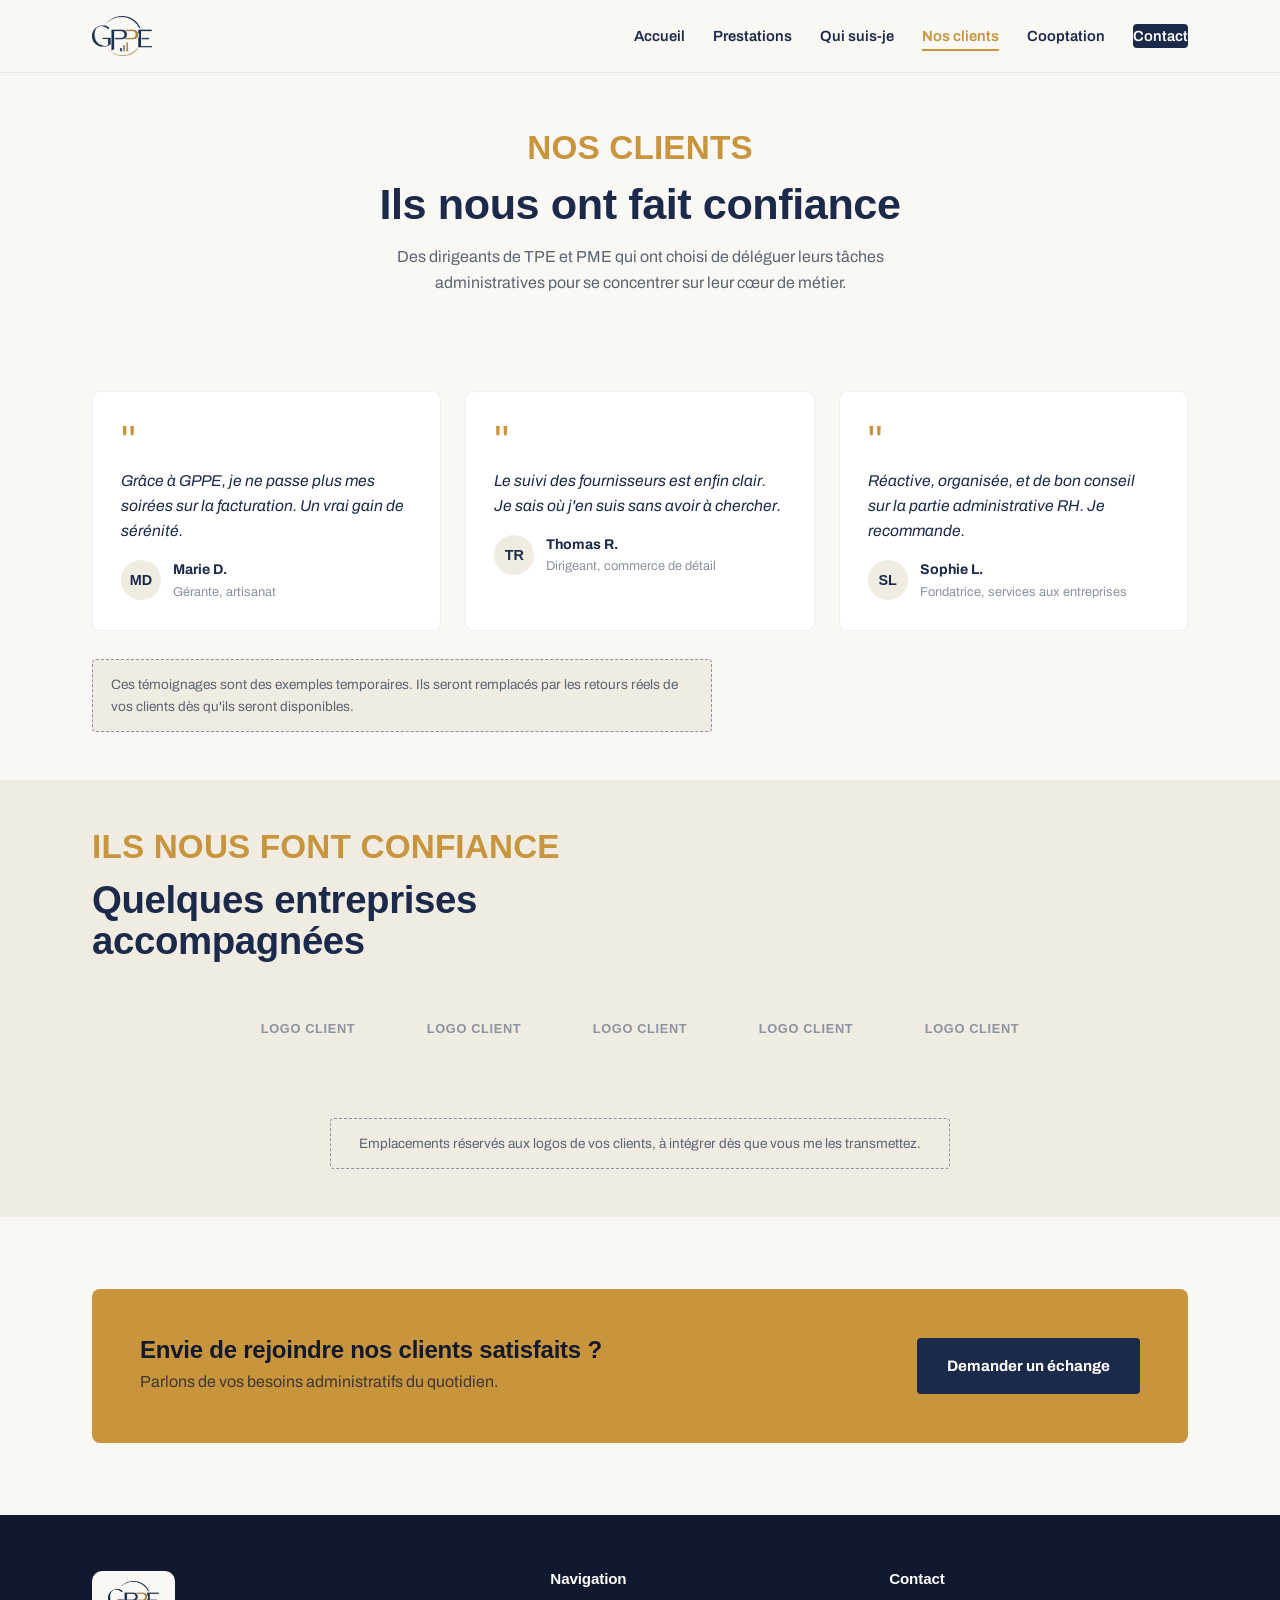
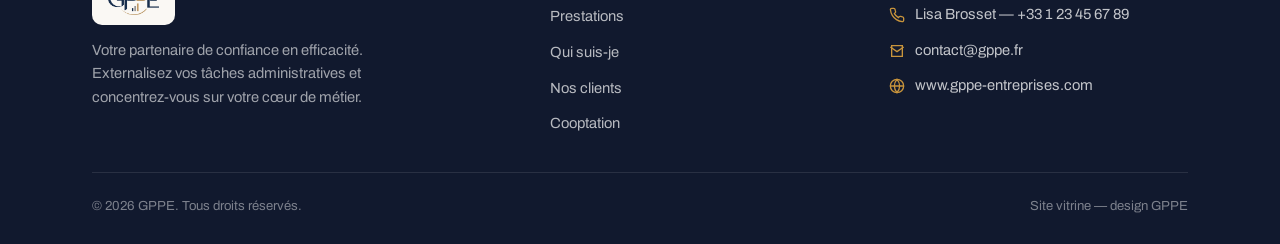
<file: site vitrine gppe/clients.html>
<!DOCTYPE html>
<html lang="fr">
<head>
<meta charset="UTF-8">
<meta name="viewport" content="width=device-width, initial-scale=1.0">
<title>Nos clients — GPPE</title>
<meta name="description" content="Ils nous ont fait confiance : découvrez les entreprises accompagnées par GPPE.">
<link rel="icon" href="images/favicon.ico" sizes="any">
<link rel="icon" href="images/favicon-32x32.png" type="image/png" sizes="32x32">
<link rel="icon" href="images/favicon-16x16.png" type="image/png" sizes="16x16">
<link rel="apple-touch-icon" href="images/apple-touch-icon.png">
<link rel="stylesheet" href="css/style.css">
</head>
<body>

<header class="site-header">
  <div class="nav-wrap">
    <a href="index.html" class="logo">
      <img src="images/logo-mark.png" alt="GPPE - Gestion & Pilotage Personnalisés des Entreprises" class="logo-img">
    </a>
    <ul class="nav-links">
      <li><a href="index.html">Accueil</a></li>
      <li><a href="services.html">Prestations</a></li>
      <li><a href="qui-suis-je.html">Qui suis-je</a></li>
      <li><a href="clients.html" class="active">Nos clients</a></li>
      <li><a href="cooptation.html">Cooptation</a></li>
      <li><a href="contact.html" class="nav-cta">Contact</a></li>
    </ul>
    <button class="nav-toggle" aria-label="Ouvrir le menu">
      <svg viewBox="0 0 24 24" fill="none" stroke="#1B2A4A" stroke-width="2" stroke-linecap="round"><line x1="3" y1="6" x2="21" y2="6"/><line x1="3" y1="12" x2="21" y2="12"/><line x1="3" y1="18" x2="21" y2="18"/></svg>
    </button>
  </div>
</header>

<main>

  <div class="page-head container">
    <span class="eyebrow">Nos clients</span>
    <h1>Ils nous ont fait confiance</h1>
    <p>Des dirigeants de TPE et PME qui ont choisi de déléguer leurs tâches administratives pour se concentrer sur leur cœur de métier.</p>
  </div>

  <section class="section-tight">
    <div class="container">
      <div class="testi-grid">

        <div class="testi-card">
          <span class="quote-mark">"</span>
          <p class="quote">Grâce à GPPE, je ne passe plus mes soirées sur la facturation. Un vrai gain de sérénité.</p>
          <div class="who">
            <div class="avatar">MD</div>
            <div>
              <div class="name">Marie D.</div>
              <div class="role">Gérante, artisanat</div>
            </div>
          </div>
        </div>

        <div class="testi-card">
          <span class="quote-mark">"</span>
          <p class="quote">Le suivi des fournisseurs est enfin clair. Je sais où j'en suis sans avoir à chercher.</p>
          <div class="who">
            <div class="avatar">TR</div>
            <div>
              <div class="name">Thomas R.</div>
              <div class="role">Dirigeant, commerce de détail</div>
            </div>
          </div>
        </div>

        <div class="testi-card">
          <span class="quote-mark">"</span>
          <p class="quote">Réactive, organisée, et de bon conseil sur la partie administrative RH. Je recommande.</p>
          <div class="who">
            <div class="avatar">SL</div>
            <div>
              <div class="name">Sophie L.</div>
              <div class="role">Fondatrice, services aux entreprises</div>
            </div>
          </div>
        </div>

      </div>

      <div class="placeholder-note">
        Ces témoignages sont des exemples temporaires. Ils seront remplacés par les retours réels de vos clients dès qu'ils seront disponibles.
      </div>
    </div>
  </section>

  <!-- LOGO STRIP -->
  <section class="bg-cream-dim section-tight">
    <div class="container">
      <div class="section-head" style="margin-bottom:8px;">
        <span class="eyebrow">Ils nous font confiance</span>
        <h2>Quelques entreprises accompagnées</h2>
      </div>
      <div class="logo-strip">
        <div class="ghost-logo">LOGO CLIENT</div>
        <div class="ghost-logo">LOGO CLIENT</div>
        <div class="ghost-logo">LOGO CLIENT</div>
        <div class="ghost-logo">LOGO CLIENT</div>
        <div class="ghost-logo">LOGO CLIENT</div>
      </div>
      <div class="placeholder-note" style="margin-left:auto; margin-right:auto; text-align:center;">
        Emplacements réservés aux logos de vos clients, à intégrer dès que vous me les transmettez.
      </div>
    </div>
  </section>

  <section>
    <div class="container">
      <div class="cta-banner">
        <div>
          <h3>Envie de rejoindre nos clients satisfaits ?</h3>
          <p>Parlons de vos besoins administratifs du quotidien.</p>
        </div>
        <a href="contact.html" class="btn btn-primary">Demander un échange</a>
      </div>
    </div>
  </section>

</main>

<footer class="site-footer">
  <div class="container">
    <div class="footer-grid">
      <div>
        <div class="footer-logo-wrap">
          <img src="images/logo-mark.png" alt="GPPE" class="logo-img">
        </div>
        <p>Votre partenaire de confiance en efficacité. Externalisez vos tâches administratives et concentrez-vous sur votre cœur de métier.</p>
      </div>
      <div>
        <h4>Navigation</h4>
        <ul class="footer-links">
          <li><a href="services.html">Prestations</a></li>
          <li><a href="qui-suis-je.html">Qui suis-je</a></li>
          <li><a href="clients.html">Nos clients</a></li>
          <li><a href="cooptation.html">Cooptation</a></li>
        </ul>
      </div>
      <div>
        <h4>Contact</h4>
        <ul class="footer-contact">
          <li><svg viewBox="0 0 24 24" fill="none" stroke="currentColor" stroke-width="2"><path d="M22 16.92v3a2 2 0 01-2.18 2 19.79 19.79 0 01-8.63-3.07 19.5 19.5 0 01-6-6 19.79 19.79 0 01-3.07-8.67A2 2 0 014.11 2h3a2 2 0 012 1.72c.127.96.361 1.903.7 2.81a2 2 0 01-.45 2.11L8.09 9.91a16 16 0 006 6l1.27-1.27a2 2 0 012.11-.45c.907.339 1.85.573 2.81.7A2 2 0 0122 16.92z"/></svg>Lisa Brosset — +33 1 23 45 67 89</li>
          <li><svg viewBox="0 0 24 24" fill="none" stroke="currentColor" stroke-width="2"><path d="M4 4h16v16H4z"/><path d="M22 6l-10 7L2 6"/></svg>contact@gppe.fr</li>
          <li><svg viewBox="0 0 24 24" fill="none" stroke="currentColor" stroke-width="2"><circle cx="12" cy="12" r="10"/><path d="M2 12h20M12 2a15.3 15.3 0 014 10 15.3 15.3 0 01-4 10 15.3 15.3 0 01-4-10 15.3 15.3 0 014-10z"/></svg>www.gppe-entreprises.com</li>
        </ul>
      </div>
    </div>
    <div class="footer-bottom">
      <span>© 2026 GPPE. Tous droits réservés.</span>
      <span>Site vitrine — design GPPE</span>
    </div>
  </div>
</footer>

<script src="js/main.js"></script>
</body>
</html>
</file>
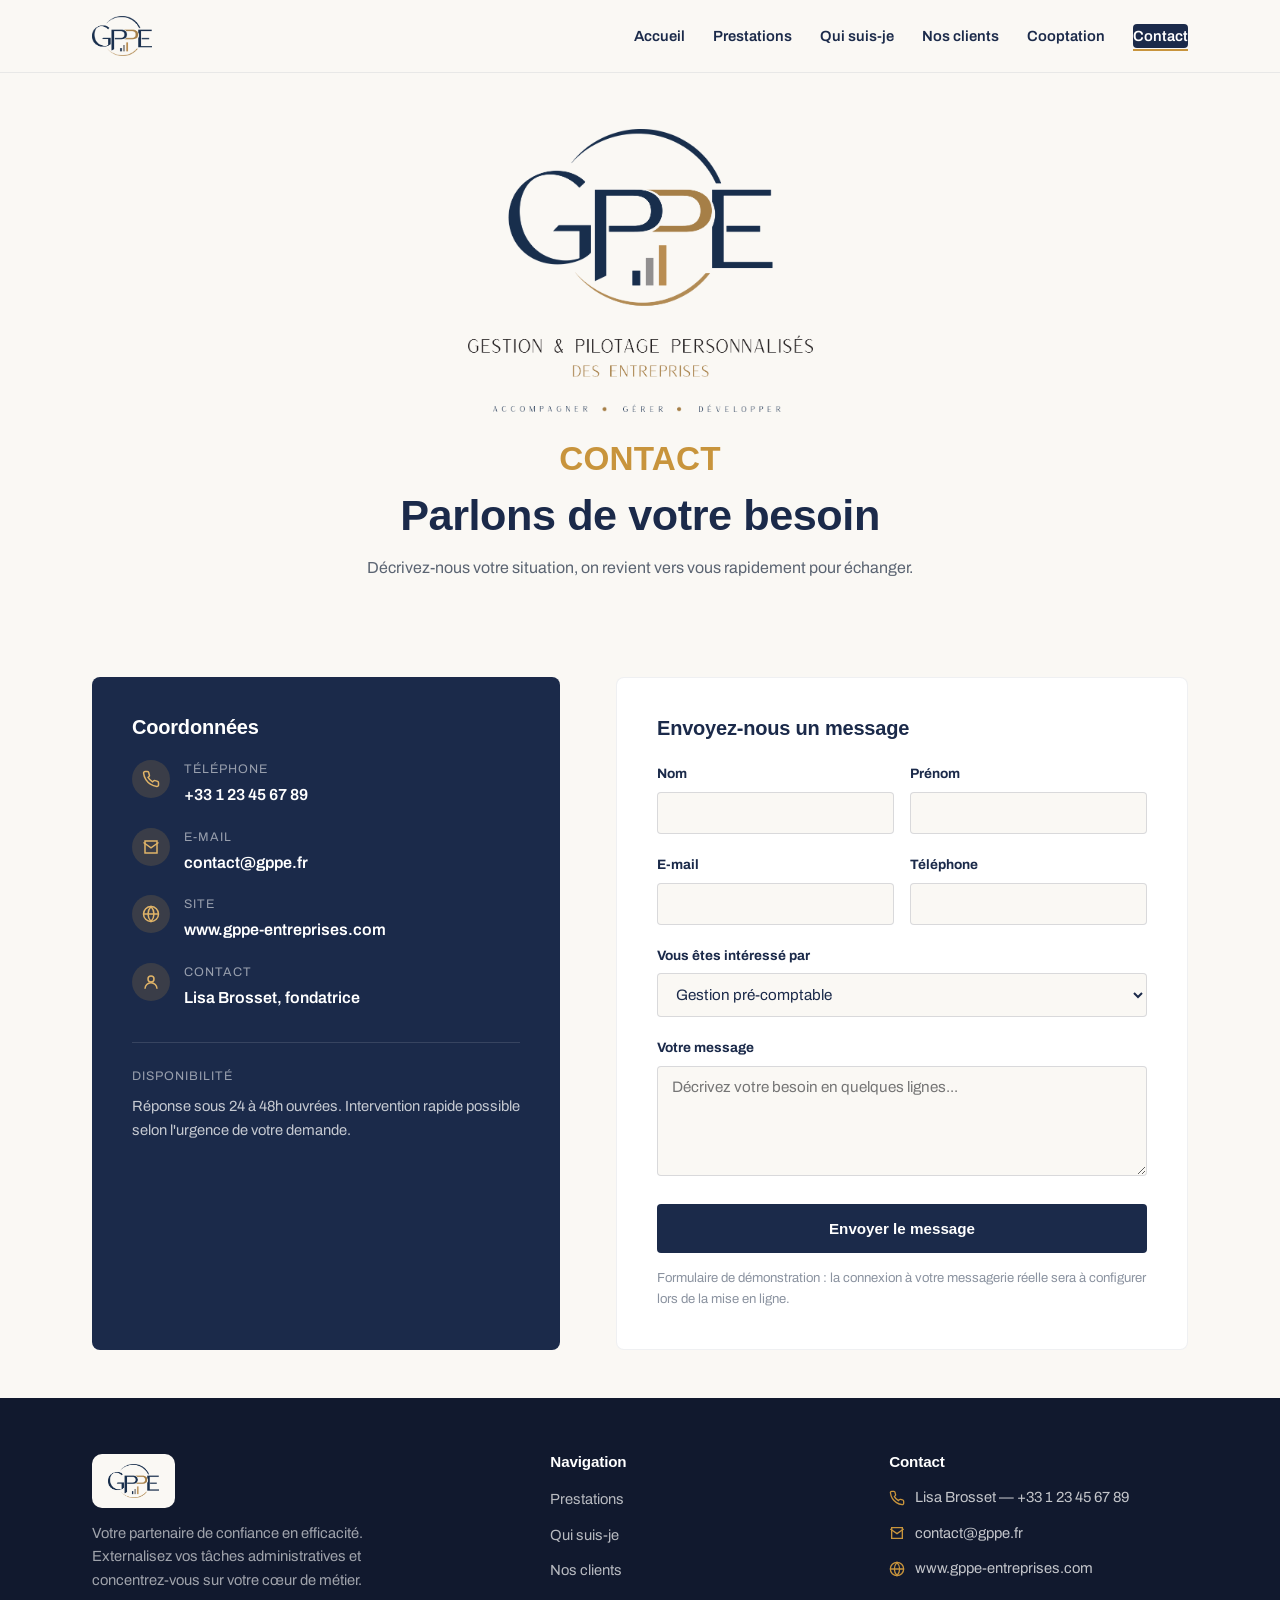
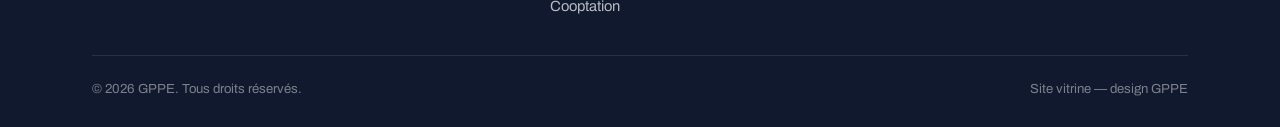
<file: site vitrine gppe/contact.html>
<!DOCTYPE html>
<html lang="fr">
<head>
<meta charset="UTF-8">
<meta name="viewport" content="width=device-width, initial-scale=1.0">
<title>Contact — GPPE</title>
<meta name="description" content="Contactez GPPE pour discuter de l'externalisation de vos tâches administratives.">
<link rel="icon" href="images/favicon.ico" sizes="any">
<link rel="icon" href="images/favicon-32x32.png" type="image/png" sizes="32x32">
<link rel="icon" href="images/favicon-16x16.png" type="image/png" sizes="16x16">
<link rel="apple-touch-icon" href="images/apple-touch-icon.png">
<link rel="stylesheet" href="css/style.css">
</head>
<body>

<header class="site-header">
  <div class="nav-wrap">
    <a href="index.html" class="logo">
      <img src="images/logo-mark.png" alt="GPPE - Gestion & Pilotage Personnalisés des Entreprises" class="logo-img">
    </a>
    <ul class="nav-links">
      <li><a href="index.html">Accueil</a></li>
      <li><a href="services.html">Prestations</a></li>
      <li><a href="qui-suis-je.html">Qui suis-je</a></li>
      <li><a href="clients.html">Nos clients</a></li>
      <li><a href="cooptation.html">Cooptation</a></li>
      <li><a href="contact.html" class="nav-cta active">Contact</a></li>
    </ul>
    <button class="nav-toggle" aria-label="Ouvrir le menu">
      <svg viewBox="0 0 24 24" fill="none" stroke="#1B2A4A" stroke-width="2" stroke-linecap="round"><line x1="3" y1="6" x2="21" y2="6"/><line x1="3" y1="12" x2="21" y2="12"/><line x1="3" y1="18" x2="21" y2="18"/></svg>
    </button>
  </div>
</header>

<main>

  <div class="page-head container">
    <img src="images/logo-full.png" alt="GPPE - Gestion & Pilotage Personnalisés des Entreprises" class="page-head-logo">
    <span class="eyebrow">Contact</span>
    <h1>Parlons de votre besoin</h1>
    <p>Décrivez-nous votre situation, on revient vers vous rapidement pour échanger.</p>
  </div>

  <section class="section-tight">
    <div class="container">
      <div class="contact-grid">

        <div class="contact-info-card">
          <h3>Coordonnées</h3>
          <ul>
            <li>
              <span class="ico"><svg viewBox="0 0 24 24" fill="none" stroke="currentColor" stroke-width="2"><path d="M22 16.92v3a2 2 0 01-2.18 2 19.79 19.79 0 01-8.63-3.07 19.5 19.5 0 01-6-6 19.79 19.79 0 01-3.07-8.67A2 2 0 014.11 2h3a2 2 0 012 1.72c.127.96.361 1.903.7 2.81a2 2 0 01-.45 2.11L8.09 9.91a16 16 0 006 6l1.27-1.27a2 2 0 012.11-.45c.907.339 1.85.573 2.81.7A2 2 0 0122 16.92z"/></svg></span>
              <div><div class="label">Téléphone</div><div class="value">+33 1 23 45 67 89</div></div>
            </li>
            <li>
              <span class="ico"><svg viewBox="0 0 24 24" fill="none" stroke="currentColor" stroke-width="2"><path d="M4 4h16v16H4z"/><path d="M22 6l-10 7L2 6"/></svg></span>
              <div><div class="label">E-mail</div><div class="value">contact@gppe.fr</div></div>
            </li>
            <li>
              <span class="ico"><svg viewBox="0 0 24 24" fill="none" stroke="currentColor" stroke-width="2"><circle cx="12" cy="12" r="10"/><path d="M2 12h20M12 2a15.3 15.3 0 014 10 15.3 15.3 0 01-4 10 15.3 15.3 0 01-4-10 15.3 15.3 0 014-10z"/></svg></span>
              <div><div class="label">Site</div><div class="value">www.gppe-entreprises.com</div></div>
            </li>
            <li>
              <span class="ico"><svg viewBox="0 0 24 24" fill="none" stroke="currentColor" stroke-width="2"><circle cx="12" cy="8" r="4"/><path d="M4 21a8 8 0 0116 0"/></svg></span>
              <div><div class="label">Contact</div><div class="value">Lisa Brosset, fondatrice</div></div>
            </li>
          </ul>

          <div style="margin-top:32px; padding-top:24px; border-top:1px solid rgba(255,255,255,0.12);">
            <div class="label" style="margin-bottom:8px;">Disponibilité</div>
            <p style="color:rgba(255,255,255,0.75); font-size:0.92rem;">Réponse sous 24 à 48h ouvrées. Intervention rapide possible selon l'urgence de votre demande.</p>
          </div>
        </div>

        <div class="form-card">
          <h3 style="color:var(--navy); margin-bottom:24px;">Envoyez-nous un message</h3>
          <form id="contact-form">
            <div class="two-col">
              <div class="form-row">
                <label for="nom">Nom</label>
                <input type="text" id="nom" name="nom" required>
              </div>
              <div class="form-row">
                <label for="prenom">Prénom</label>
                <input type="text" id="prenom" name="prenom" required>
              </div>
            </div>
            <div class="two-col">
              <div class="form-row">
                <label for="email">E-mail</label>
                <input type="email" id="email" name="email" required>
              </div>
              <div class="form-row">
                <label for="telephone">Téléphone</label>
                <input type="tel" id="telephone" name="telephone">
              </div>
            </div>
            <div class="form-row">
              <label for="sujet">Vous êtes intéressé par</label>
              <select id="sujet" name="sujet">
                <option>Gestion pré-comptable</option>
                <option>Suivi relation clients</option>
                <option>Fournisseurs</option>
                <option>Ressources humaines</option>
                <option>Réseaux sociaux</option>
                <option>Programme de cooptation</option>
                <option>Autre demande</option>
              </select>
            </div>
            <div class="form-row">
              <label for="message">Votre message</label>
              <textarea id="message" name="message" required placeholder="Décrivez votre besoin en quelques lignes..."></textarea>
            </div>
            <button type="submit" class="btn btn-primary" style="width:100%; justify-content:center;">Envoyer le message</button>
            <p class="form-note">Formulaire de démonstration : la connexion à votre messagerie réelle sera à configurer lors de la mise en ligne.</p>
          </form>
        </div>

      </div>
    </div>
  </section>

</main>

<footer class="site-footer">
  <div class="container">
    <div class="footer-grid">
      <div>
        <div class="footer-logo-wrap">
          <img src="images/logo-mark.png" alt="GPPE" class="logo-img">
        </div>
        <p>Votre partenaire de confiance en efficacité. Externalisez vos tâches administratives et concentrez-vous sur votre cœur de métier.</p>
      </div>
      <div>
        <h4>Navigation</h4>
        <ul class="footer-links">
          <li><a href="services.html">Prestations</a></li>
          <li><a href="qui-suis-je.html">Qui suis-je</a></li>
          <li><a href="clients.html">Nos clients</a></li>
          <li><a href="cooptation.html">Cooptation</a></li>
        </ul>
      </div>
      <div>
        <h4>Contact</h4>
        <ul class="footer-contact">
          <li><svg viewBox="0 0 24 24" fill="none" stroke="currentColor" stroke-width="2"><path d="M22 16.92v3a2 2 0 01-2.18 2 19.79 19.79 0 01-8.63-3.07 19.5 19.5 0 01-6-6 19.79 19.79 0 01-3.07-8.67A2 2 0 014.11 2h3a2 2 0 012 1.72c.127.96.361 1.903.7 2.81a2 2 0 01-.45 2.11L8.09 9.91a16 16 0 006 6l1.27-1.27a2 2 0 012.11-.45c.907.339 1.85.573 2.81.7A2 2 0 0122 16.92z"/></svg>Lisa Brosset — +33 1 23 45 67 89</li>
          <li><svg viewBox="0 0 24 24" fill="none" stroke="currentColor" stroke-width="2"><path d="M4 4h16v16H4z"/><path d="M22 6l-10 7L2 6"/></svg>contact@gppe.fr</li>
          <li><svg viewBox="0 0 24 24" fill="none" stroke="currentColor" stroke-width="2"><circle cx="12" cy="12" r="10"/><path d="M2 12h20M12 2a15.3 15.3 0 014 10 15.3 15.3 0 01-4 10 15.3 15.3 0 01-4-10 15.3 15.3 0 014-10z"/></svg>www.gppe-entreprises.com</li>
        </ul>
      </div>
    </div>
    <div class="footer-bottom">
      <span>© 2026 GPPE. Tous droits réservés.</span>
      <span>Site vitrine — design GPPE</span>
    </div>
  </div>
</footer>

<script src="js/main.js"></script>
</body>
</html>
</file>
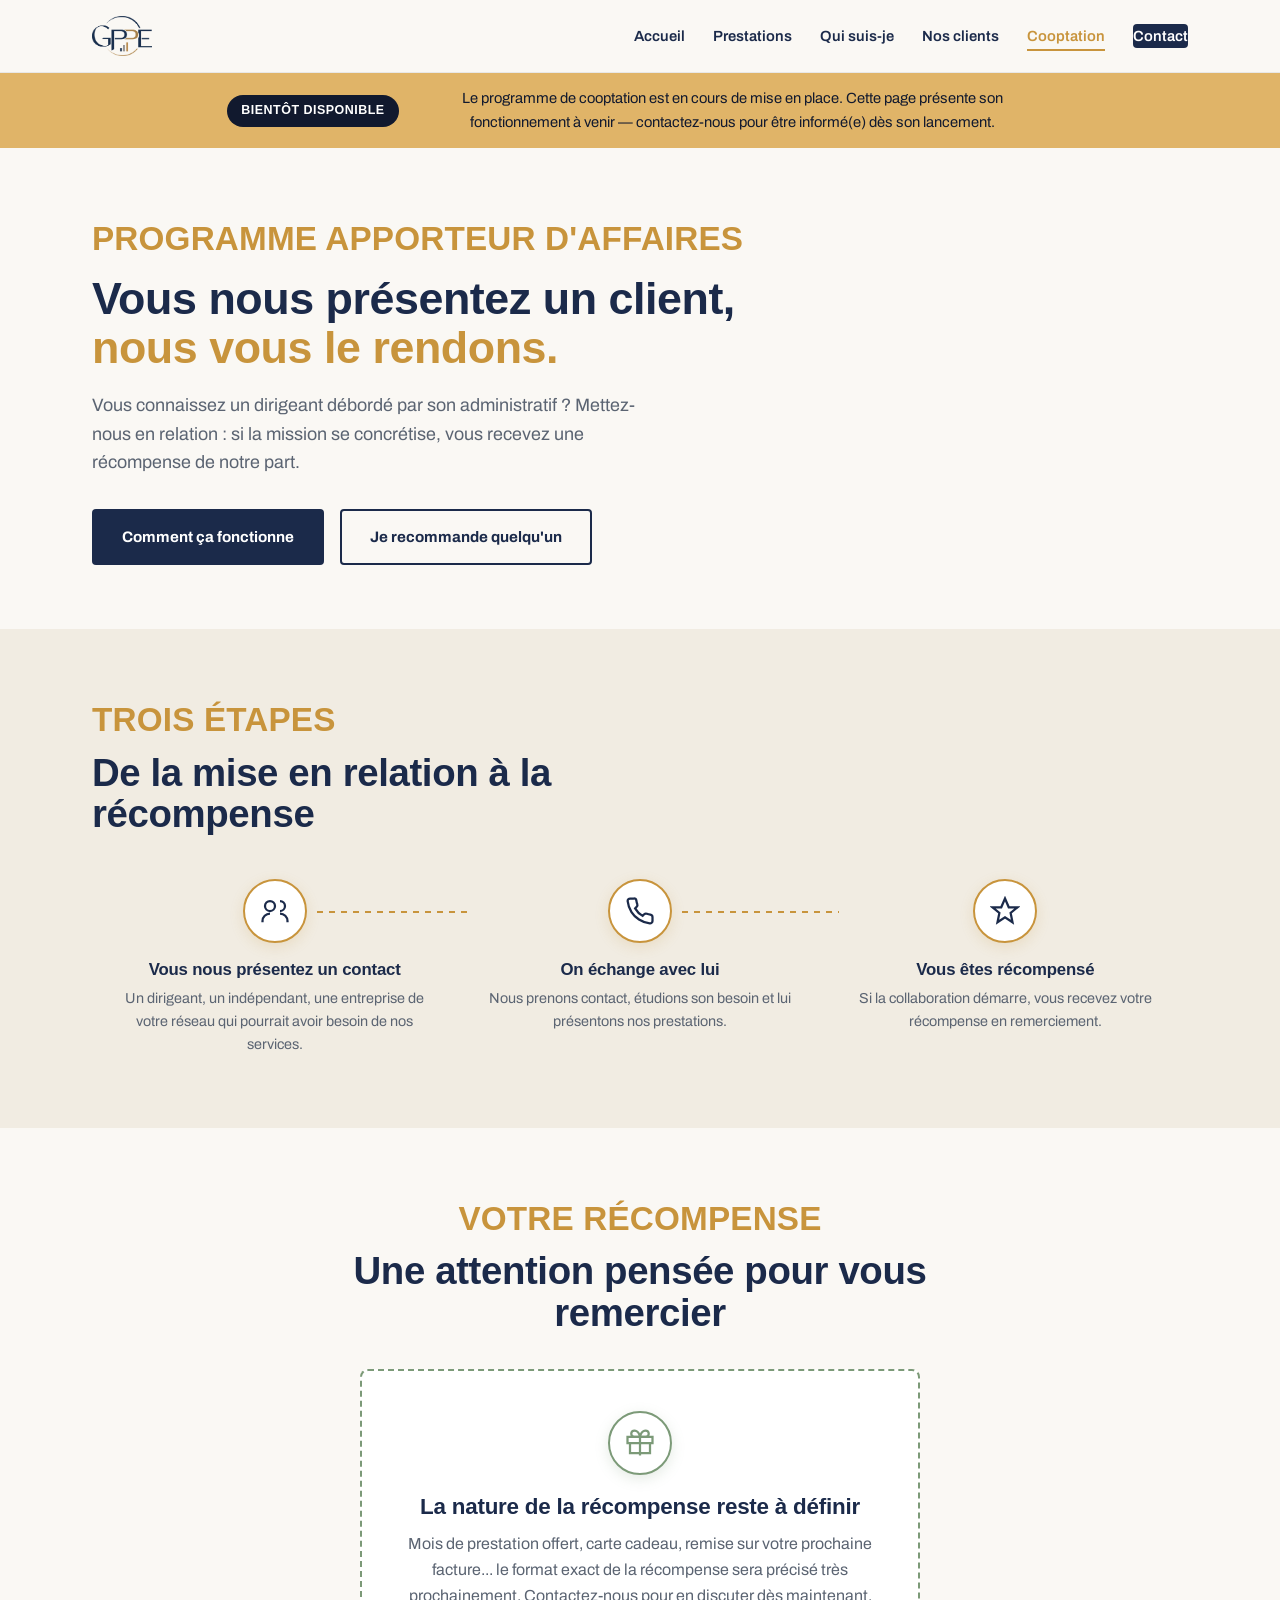
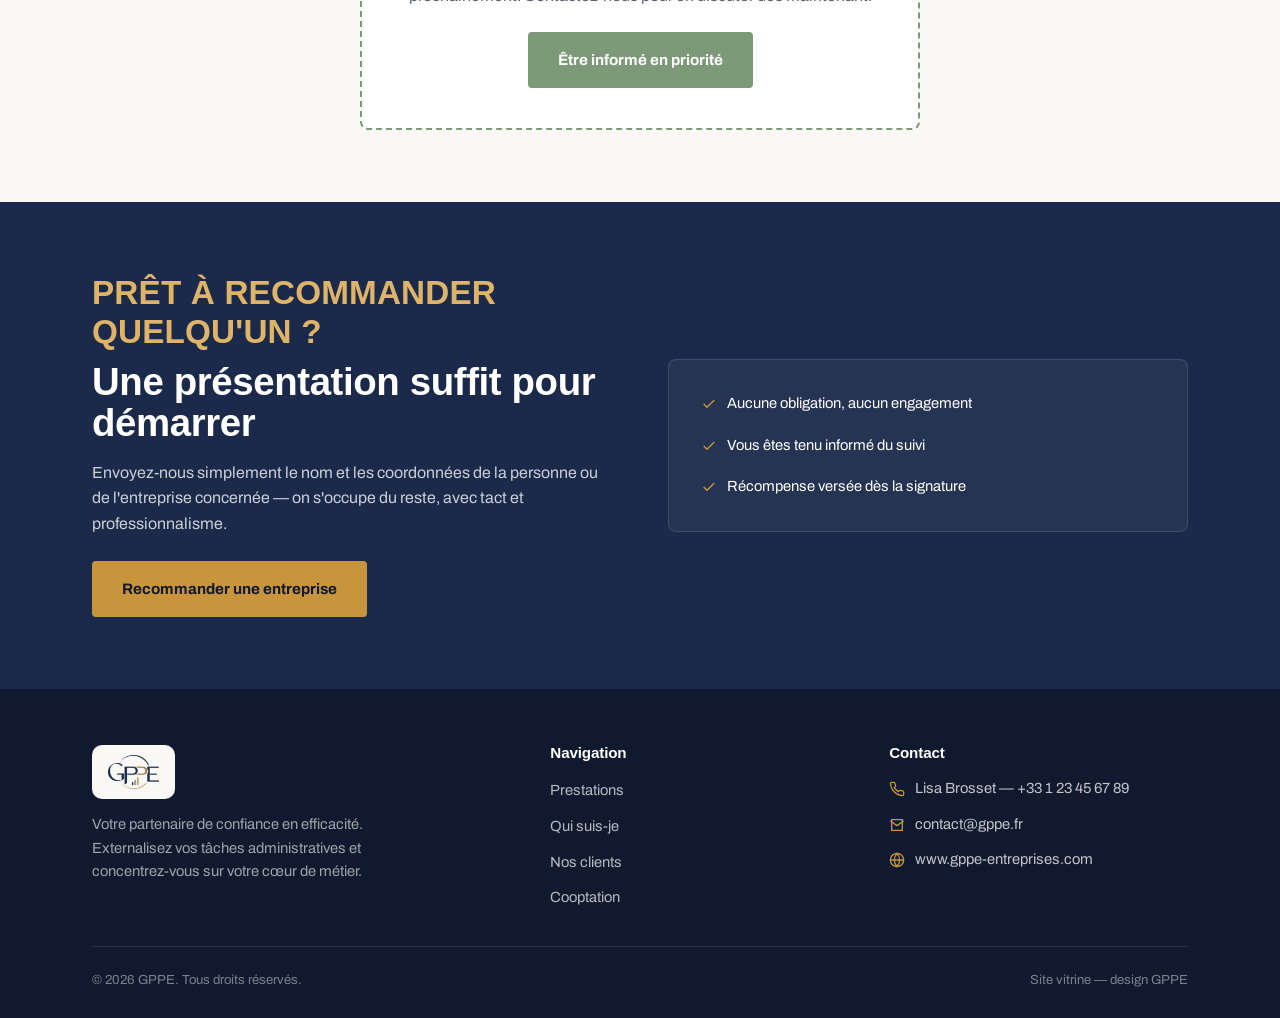
<file: site vitrine gppe/cooptation.html>
<!DOCTYPE html>
<html lang="fr">
<head>
<meta charset="UTF-8">
<meta name="viewport" content="width=device-width, initial-scale=1.0">
<title>Programme de cooptation — GPPE</title>
<meta name="description" content="Devenez apporteur d'affaires GPPE : recommandez une entreprise et bénéficiez d'une récompense.">
<link rel="icon" href="images/favicon.ico" sizes="any">
<link rel="icon" href="images/favicon-32x32.png" type="image/png" sizes="32x32">
<link rel="icon" href="images/favicon-16x16.png" type="image/png" sizes="16x16">
<link rel="apple-touch-icon" href="images/apple-touch-icon.png">
<link rel="stylesheet" href="css/style.css">
</head>
<body>

<header class="site-header">
  <div class="nav-wrap">
    <a href="index.html" class="logo">
      <img src="images/logo-mark.png" alt="GPPE - Gestion & Pilotage Personnalisés des Entreprises" class="logo-img">
    </a>
    <ul class="nav-links">
      <li><a href="index.html">Accueil</a></li>
      <li><a href="services.html">Prestations</a></li>
      <li><a href="qui-suis-je.html">Qui suis-je</a></li>
      <li><a href="clients.html">Nos clients</a></li>
      <li><a href="cooptation.html" class="active">Cooptation</a></li>
      <li><a href="contact.html" class="nav-cta">Contact</a></li>
    </ul>
    <button class="nav-toggle" aria-label="Ouvrir le menu">
      <svg viewBox="0 0 24 24" fill="none" stroke="#1B2A4A" stroke-width="2" stroke-linecap="round"><line x1="3" y1="6" x2="21" y2="6"/><line x1="3" y1="12" x2="21" y2="12"/><line x1="3" y1="18" x2="21" y2="18"/></svg>
    </button>
  </div>
</header>

<main>

  <!-- BANDEAU BIENTÔT DISPONIBLE -->
  <div class="coming-soon-banner">
    <div class="container coming-soon-inner">
      <span class="coming-soon-badge">Bientôt disponible</span>
      <p>Le programme de cooptation est en cours de mise en place. Cette page présente son fonctionnement à venir — contactez-nous pour être informé(e) dès son lancement.</p>
    </div>
  </div>

  <!-- HERO -->
  <section class="hero">
    <div class="container">
      <span class="eyebrow">Programme apporteur d'affaires</span>
      <h1>Vous nous présentez un client,<br><span class="accent">nous vous le rendons.</span></h1>
      <p class="lede">Vous connaissez un dirigeant débordé par son administratif ? Mettez-nous en relation : si la mission se concrétise, vous recevez une récompense de notre part.</p>
      <div class="hero-actions">
        <a href="#parrainer" class="btn btn-primary">Comment ça fonctionne</a>
        <a href="contact.html" class="btn btn-ghost">Je recommande quelqu'un</a>
      </div>
    </div>
  </section>

  <!-- ETAPES -->
  <section id="parrainer" class="bg-cream-dim">
    <div class="container">
      <div class="section-head">
        <span class="eyebrow">Trois étapes</span>
        <h2>De la mise en relation à la récompense</h2>
      </div>
      <div class="timeline">
        <div class="timeline-step">
          <div class="token">
            <svg viewBox="0 0 24 24" fill="none" stroke="#1B2A4A" stroke-width="1.8"><path d="M8 12a4 4 0 100-8 4 4 0 000 8z"/><path d="M2 21v-1a6 6 0 016-6h0"/><path d="M16 12a4 4 0 100-8"/><path d="M22 21v-1a6 6 0 00-6-6"/></svg>
          </div>
          <h3>Vous nous présentez un contact</h3>
          <p>Un dirigeant, un indépendant, une entreprise de votre réseau qui pourrait avoir besoin de nos services.</p>
        </div>
        <div class="timeline-step">
          <div class="token">
            <svg viewBox="0 0 24 24" fill="none" stroke="#1B2A4A" stroke-width="1.8"><path d="M22 16.92v3a2 2 0 01-2.18 2 19.79 19.79 0 01-8.63-3.07 19.5 19.5 0 01-6-6 19.79 19.79 0 01-3.07-8.67A2 2 0 014.11 2h3a2 2 0 012 1.72c.127.96.361 1.903.7 2.81a2 2 0 01-.45 2.11L8.09 9.91a16 16 0 006 6l1.27-1.27a2 2 0 012.11-.45c.907.339 1.85.573 2.81.7A2 2 0 0122 16.92z"/></svg>
          </div>
          <h3>On échange avec lui</h3>
          <p>Nous prenons contact, étudions son besoin et lui présentons nos prestations.</p>
        </div>
        <div class="timeline-step">
          <div class="token">
            <svg viewBox="0 0 24 24" fill="none" stroke="#1B2A4A" stroke-width="1.8"><path d="M12 2l3 7h7l-5.5 4.5L18 21l-6-4-6 4 1.5-7.5L2 9h7z"/></svg>
          </div>
          <h3>Vous êtes récompensé</h3>
          <p>Si la collaboration démarre, vous recevez votre récompense en remerciement.</p>
        </div>
      </div>
    </div>
  </section>

  <!-- RECOMPENSE -->
  <section>
    <div class="container">
      <div class="section-head" style="margin-bottom:36px; text-align:center; margin-left:auto; margin-right:auto;">
        <span class="eyebrow">Votre récompense</span>
        <h2>Une attention pensée pour vous remercier</h2>
      </div>

      <div class="reward-card">
        <div class="token">
          <svg viewBox="0 0 24 24" fill="none" stroke="#7C9A78" stroke-width="1.8"><path d="M20 12v8H4v-8"/><path d="M2 7h20v5H2z"/><path d="M12 22V7"/><path d="M12 7H7.5a2.5 2.5 0 010-5C11 2 12 7 12 7z"/><path d="M12 7h4.5a2.5 2.5 0 000-5C13 2 12 7 12 7z"/></svg>
        </div>
        <h3>La nature de la récompense reste à définir</h3>
        <p>Mois de prestation offert, carte cadeau, remise sur votre prochaine facture... le format exact de la récompense sera précisé très prochainement. Contactez-nous pour en discuter dès maintenant.</p>
        <a href="contact.html" class="btn btn-primary" style="margin-top:24px; background:var(--sage);">Être informé en priorité</a>
      </div>
    </div>
  </section>

  <!-- CTA FINAL -->
  <section class="bg-navy">
    <div class="container">
      <div class="split" style="align-items:center;">
        <div>
          <span class="eyebrow" style="color:var(--gold-light);">Prêt à recommander quelqu'un ?</span>
          <h2 style="margin-top:10px; color:var(--white);">Une présentation suffit pour démarrer</h2>
          <p style="margin-top:16px;">Envoyez-nous simplement le nom et les coordonnées de la personne ou de l'entreprise concernée — on s'occupe du reste, avec tact et professionnalisme.</p>
          <a href="contact.html" class="btn btn-gold" style="margin-top:24px;">Recommander une entreprise</a>
        </div>
        <div style="background:rgba(255,255,255,0.05); border:1px solid rgba(255,255,255,0.12); border-radius:var(--radius-lg); padding:32px;">
          <ul class="footer-contact" style="gap:18px;">
            <li><svg viewBox="0 0 24 24" fill="none" stroke="#C8943C" stroke-width="2"><polyline points="20 6 9 17 4 12"/></svg>Aucune obligation, aucun engagement</li>
            <li><svg viewBox="0 0 24 24" fill="none" stroke="#C8943C" stroke-width="2"><polyline points="20 6 9 17 4 12"/></svg>Vous êtes tenu informé du suivi</li>
            <li><svg viewBox="0 0 24 24" fill="none" stroke="#C8943C" stroke-width="2"><polyline points="20 6 9 17 4 12"/></svg>Récompense versée dès la signature</li>
          </ul>
        </div>
      </div>
    </div>
  </section>

</main>

<footer class="site-footer">
  <div class="container">
    <div class="footer-grid">
      <div>
        <div class="footer-logo-wrap">
          <img src="images/logo-mark.png" alt="GPPE" class="logo-img">
        </div>
        <p>Votre partenaire de confiance en efficacité. Externalisez vos tâches administratives et concentrez-vous sur votre cœur de métier.</p>
      </div>
      <div>
        <h4>Navigation</h4>
        <ul class="footer-links">
          <li><a href="services.html">Prestations</a></li>
          <li><a href="qui-suis-je.html">Qui suis-je</a></li>
          <li><a href="clients.html">Nos clients</a></li>
          <li><a href="cooptation.html">Cooptation</a></li>
        </ul>
      </div>
      <div>
        <h4>Contact</h4>
        <ul class="footer-contact">
          <li><svg viewBox="0 0 24 24" fill="none" stroke="currentColor" stroke-width="2"><path d="M22 16.92v3a2 2 0 01-2.18 2 19.79 19.79 0 01-8.63-3.07 19.5 19.5 0 01-6-6 19.79 19.79 0 01-3.07-8.67A2 2 0 014.11 2h3a2 2 0 012 1.72c.127.96.361 1.903.7 2.81a2 2 0 01-.45 2.11L8.09 9.91a16 16 0 006 6l1.27-1.27a2 2 0 012.11-.45c.907.339 1.85.573 2.81.7A2 2 0 0122 16.92z"/></svg>Lisa Brosset — +33 1 23 45 67 89</li>
          <li><svg viewBox="0 0 24 24" fill="none" stroke="currentColor" stroke-width="2"><path d="M4 4h16v16H4z"/><path d="M22 6l-10 7L2 6"/></svg>contact@gppe.fr</li>
          <li><svg viewBox="0 0 24 24" fill="none" stroke="currentColor" stroke-width="2"><circle cx="12" cy="12" r="10"/><path d="M2 12h20M12 2a15.3 15.3 0 014 10 15.3 15.3 0 01-4 10 15.3 15.3 0 01-4-10 15.3 15.3 0 014-10z"/></svg>www.gppe-entreprises.com</li>
        </ul>
      </div>
    </div>
    <div class="footer-bottom">
      <span>© 2026 GPPE. Tous droits réservés.</span>
      <span>Site vitrine — design GPPE</span>
    </div>
  </div>
</footer>

<script src="js/main.js"></script>
</body>
</html>
</file>
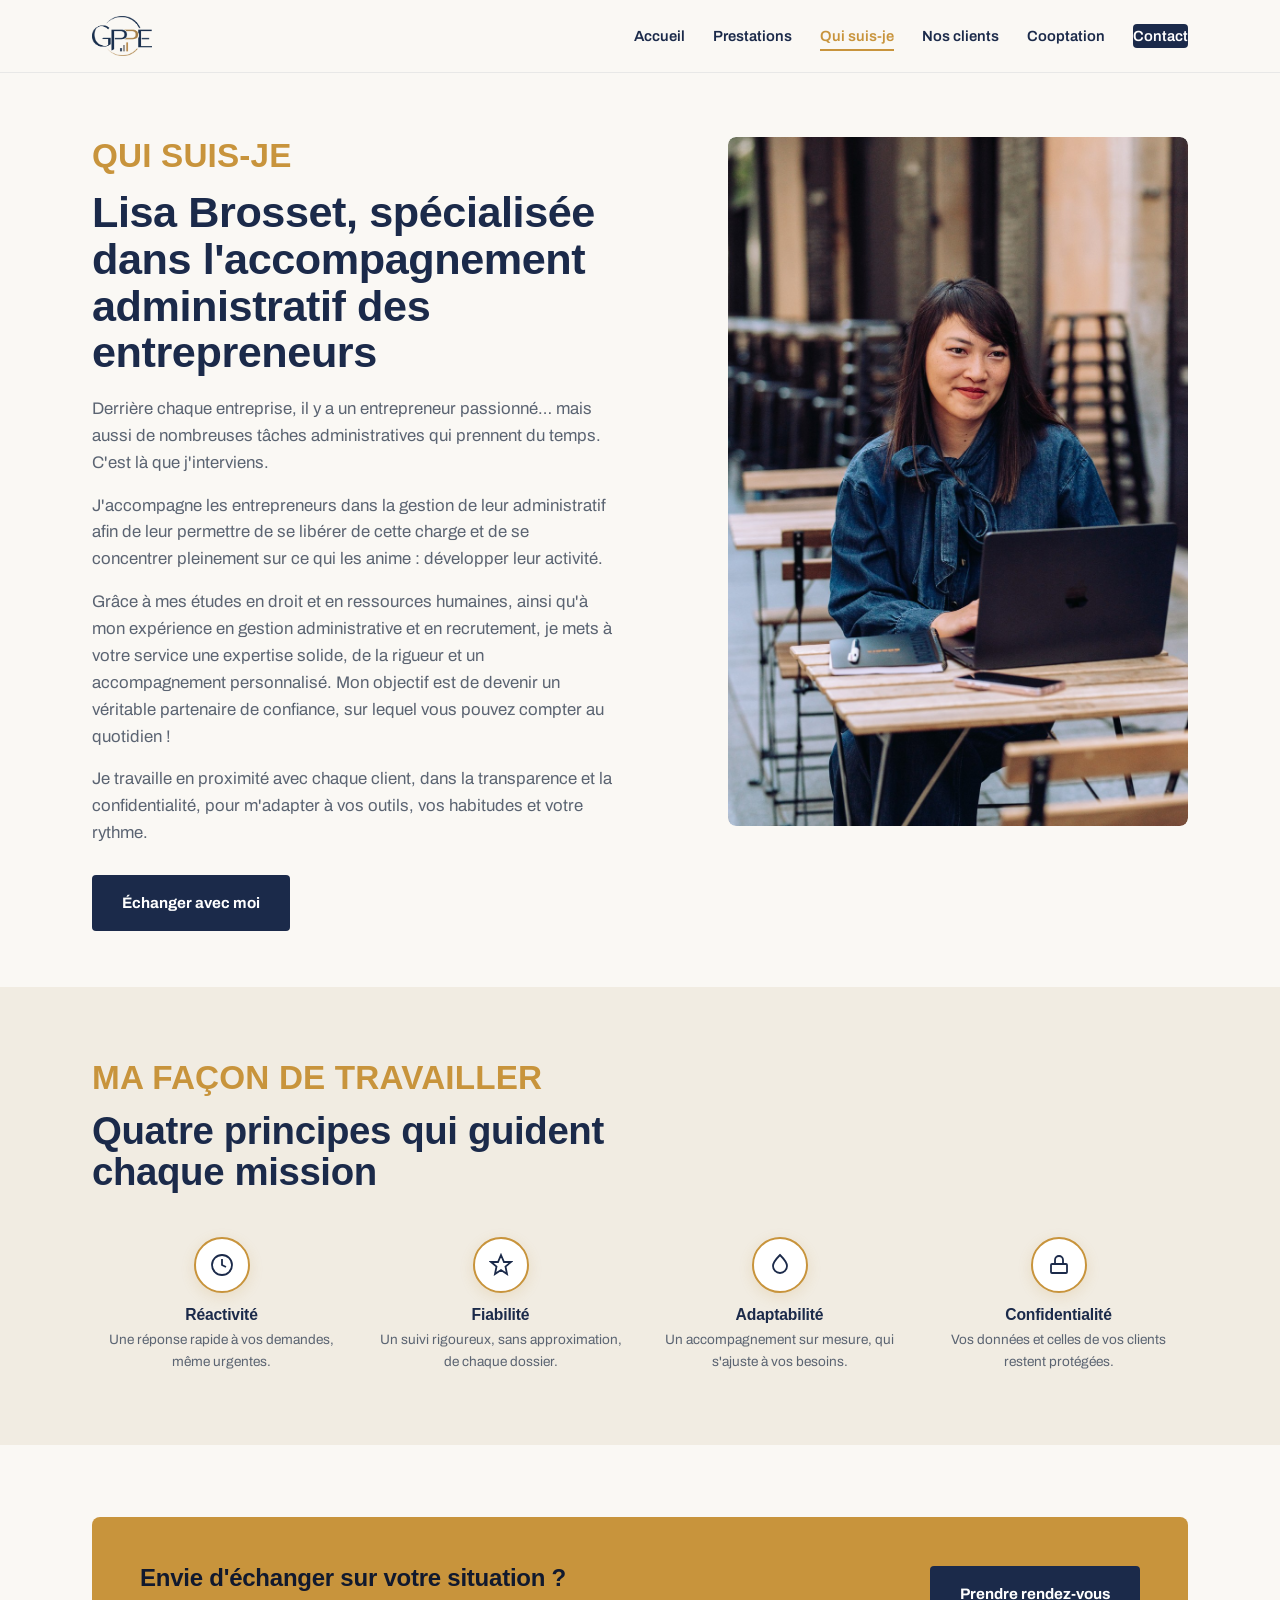
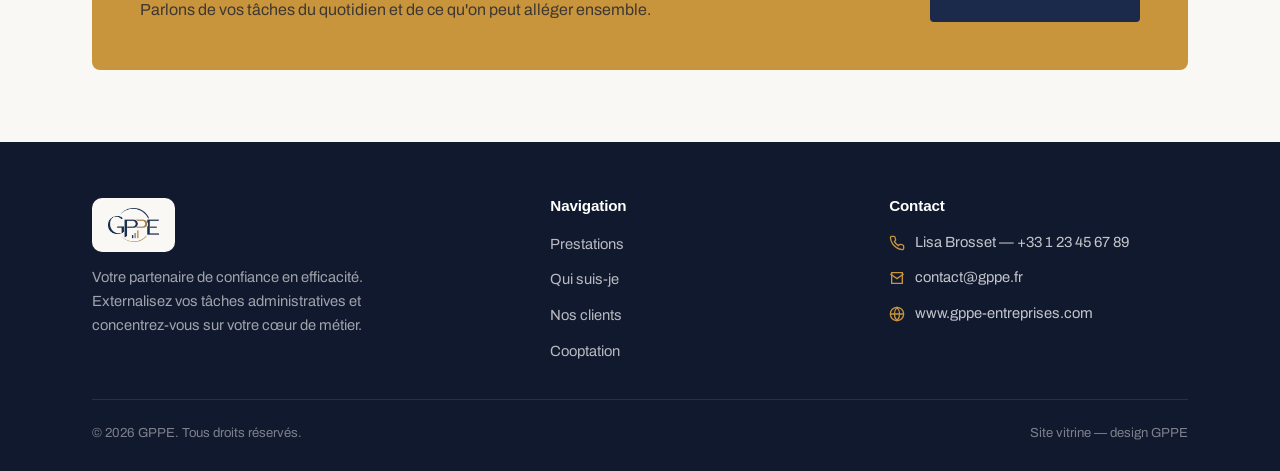
<file: site vitrine gppe/qui-suis-je.html>
<!DOCTYPE html>
<html lang="fr">
<head>
<meta charset="UTF-8">
<meta name="viewport" content="width=device-width, initial-scale=1.0">
<title>Qui suis-je — GPPE</title>
<meta name="description" content="Découvrez Lisa Brosset, fondatrice de GPPE, votre partenaire de confiance en efficacité administrative.">
<link rel="icon" href="images/favicon.ico" sizes="any">
<link rel="icon" href="images/favicon-32x32.png" type="image/png" sizes="32x32">
<link rel="icon" href="images/favicon-16x16.png" type="image/png" sizes="16x16">
<link rel="apple-touch-icon" href="images/apple-touch-icon.png">
<link rel="stylesheet" href="css/style.css">
</head>
<body>

<header class="site-header">
  <div class="nav-wrap">
    <a href="index.html" class="logo">
      <img src="images/logo-mark.png" alt="GPPE - Gestion & Pilotage Personnalisés des Entreprises" class="logo-img">
    </a>
    <ul class="nav-links">
      <li><a href="index.html">Accueil</a></li>
      <li><a href="services.html">Prestations</a></li>
      <li><a href="qui-suis-je.html" class="active">Qui suis-je</a></li>
      <li><a href="clients.html">Nos clients</a></li>
      <li><a href="cooptation.html">Cooptation</a></li>
      <li><a href="contact.html" class="nav-cta">Contact</a></li>
    </ul>
    <button class="nav-toggle" aria-label="Ouvrir le menu">
      <svg viewBox="0 0 24 24" fill="none" stroke="#1B2A4A" stroke-width="2" stroke-linecap="round"><line x1="3" y1="6" x2="21" y2="6"/><line x1="3" y1="12" x2="21" y2="12"/><line x1="3" y1="18" x2="21" y2="18"/></svg>
    </button>
  </div>
</header>

<main>

  <section style="padding-top:64px; padding-bottom:56px;">
    <div class="container">
      <div class="split" style="align-items:flex-start;">
        <div>
          <span class="eyebrow">Qui suis-je</span>
          <h1 style="margin-top:14px; font-size:clamp(1.9rem,3.4vw,2.7rem); font-weight:600; color:var(--navy);">Lisa Brosset, spécialisée dans l'accompagnement administratif des entrepreneurs</h1>
          <p style="margin-top:20px; font-size:1.05rem;">Derrière chaque entreprise, il y a un entrepreneur passionné… mais aussi de nombreuses tâches administratives qui prennent du temps. C'est là que j'interviens.</p>
          <p style="margin-top:16px; font-size:1.05rem;">J'accompagne les entrepreneurs dans la gestion de leur administratif afin de leur permettre de se libérer de cette charge et de se concentrer pleinement sur ce qui les anime : développer leur activité.</p>
          <p style="margin-top:16px; font-size:1.05rem;">Grâce à mes études en droit et en ressources humaines, ainsi qu'à mon expérience en gestion administrative et en recrutement, je mets à votre service une expertise solide, de la rigueur et un accompagnement personnalisé. Mon objectif est de devenir un véritable partenaire de confiance, sur lequel vous pouvez compter au quotidien !</p>
          <p style="margin-top:16px; font-size:1.05rem;">Je travaille en proximité avec chaque client, dans la transparence et la confidentialité, pour m'adapter à vos outils, vos habitudes et votre rythme.</p>
          <a href="contact.html" class="btn btn-primary" style="margin-top:28px;">Échanger avec moi</a>
        </div>
        <div style="border-radius:var(--radius-lg); overflow:hidden; max-width:460px; margin-left:auto;">
          <img src="images/portrait.jpg" alt="Lisa Brosset, fondatrice de GPPE" style="width:100%; height:auto; display:block;">
        </div>
      </div>
    </div>
  </section>

  <!-- VALEURS -->
  <section class="bg-cream-dim">
    <div class="container">
      <div class="section-head">
        <span class="eyebrow">Ma façon de travailler</span>
        <h2>Quatre principes qui guident chaque mission</h2>
      </div>
      <div class="value-grid">
        <div class="value-item">
          <div class="token"><svg viewBox="0 0 24 24" fill="none" stroke="#1B2A4A" stroke-width="1.8"><circle cx="12" cy="12" r="10"/><path d="M12 6v6l4 2"/></svg></div>
          <h3>Réactivité</h3>
          <p>Une réponse rapide à vos demandes, même urgentes.</p>
        </div>
        <div class="value-item">
          <div class="token"><svg viewBox="0 0 24 24" fill="none" stroke="#1B2A4A" stroke-width="1.8"><path d="M12 2l3 7h7l-5.5 4.5L18 21l-6-4-6 4 1.5-7.5L2 9h7z"/></svg></div>
          <h3>Fiabilité</h3>
          <p>Un suivi rigoureux, sans approximation, de chaque dossier.</p>
        </div>
        <div class="value-item">
          <div class="token"><svg viewBox="0 0 24 24" fill="none" stroke="#1B2A4A" stroke-width="1.8"><path d="M12 2C8 6 5 9 5 13a7 7 0 0014 0c0-4-3-7-7-11z"/></svg></div>
          <h3>Adaptabilité</h3>
          <p>Un accompagnement sur mesure, qui s'ajuste à vos besoins.</p>
        </div>
        <div class="value-item">
          <div class="token"><svg viewBox="0 0 24 24" fill="none" stroke="#1B2A4A" stroke-width="1.8"><rect x="4" y="11" width="16" height="9" rx="1"/><path d="M8 11V7a4 4 0 018 0v4"/></svg></div>
          <h3>Confidentialité</h3>
          <p>Vos données et celles de vos clients restent protégées.</p>
        </div>
      </div>
    </div>
  </section>

  <section>
    <div class="container">
      <div class="cta-banner">
        <div>
          <h3>Envie d'échanger sur votre situation ?</h3>
          <p>Parlons de vos tâches du quotidien et de ce qu'on peut alléger ensemble.</p>
        </div>
        <a href="contact.html" class="btn btn-primary">Prendre rendez-vous</a>
      </div>
    </div>
  </section>

</main>

<footer class="site-footer">
  <div class="container">
    <div class="footer-grid">
      <div>
        <div class="footer-logo-wrap">
          <img src="images/logo-mark.png" alt="GPPE" class="logo-img">
        </div>
        <p>Votre partenaire de confiance en efficacité. Externalisez vos tâches administratives et concentrez-vous sur votre cœur de métier.</p>
      </div>
      <div>
        <h4>Navigation</h4>
        <ul class="footer-links">
          <li><a href="services.html">Prestations</a></li>
          <li><a href="qui-suis-je.html">Qui suis-je</a></li>
          <li><a href="clients.html">Nos clients</a></li>
          <li><a href="cooptation.html">Cooptation</a></li>
        </ul>
      </div>
      <div>
        <h4>Contact</h4>
        <ul class="footer-contact">
          <li><svg viewBox="0 0 24 24" fill="none" stroke="currentColor" stroke-width="2"><path d="M22 16.92v3a2 2 0 01-2.18 2 19.79 19.79 0 01-8.63-3.07 19.5 19.5 0 01-6-6 19.79 19.79 0 01-3.07-8.67A2 2 0 014.11 2h3a2 2 0 012 1.72c.127.96.361 1.903.7 2.81a2 2 0 01-.45 2.11L8.09 9.91a16 16 0 006 6l1.27-1.27a2 2 0 012.11-.45c.907.339 1.85.573 2.81.7A2 2 0 0122 16.92z"/></svg>Lisa Brosset — +33 1 23 45 67 89</li>
          <li><svg viewBox="0 0 24 24" fill="none" stroke="currentColor" stroke-width="2"><path d="M4 4h16v16H4z"/><path d="M22 6l-10 7L2 6"/></svg>contact@gppe.fr</li>
          <li><svg viewBox="0 0 24 24" fill="none" stroke="currentColor" stroke-width="2"><circle cx="12" cy="12" r="10"/><path d="M2 12h20M12 2a15.3 15.3 0 014 10 15.3 15.3 0 01-4 10 15.3 15.3 0 01-4-10 15.3 15.3 0 014-10z"/></svg>www.gppe-entreprises.com</li>
        </ul>
      </div>
    </div>
    <div class="footer-bottom">
      <span>© 2026 GPPE. Tous droits réservés.</span>
      <span>Site vitrine — design GPPE</span>
    </div>
  </div>
</footer>

<script src="js/main.js"></script>
</body>
</html>
</file>
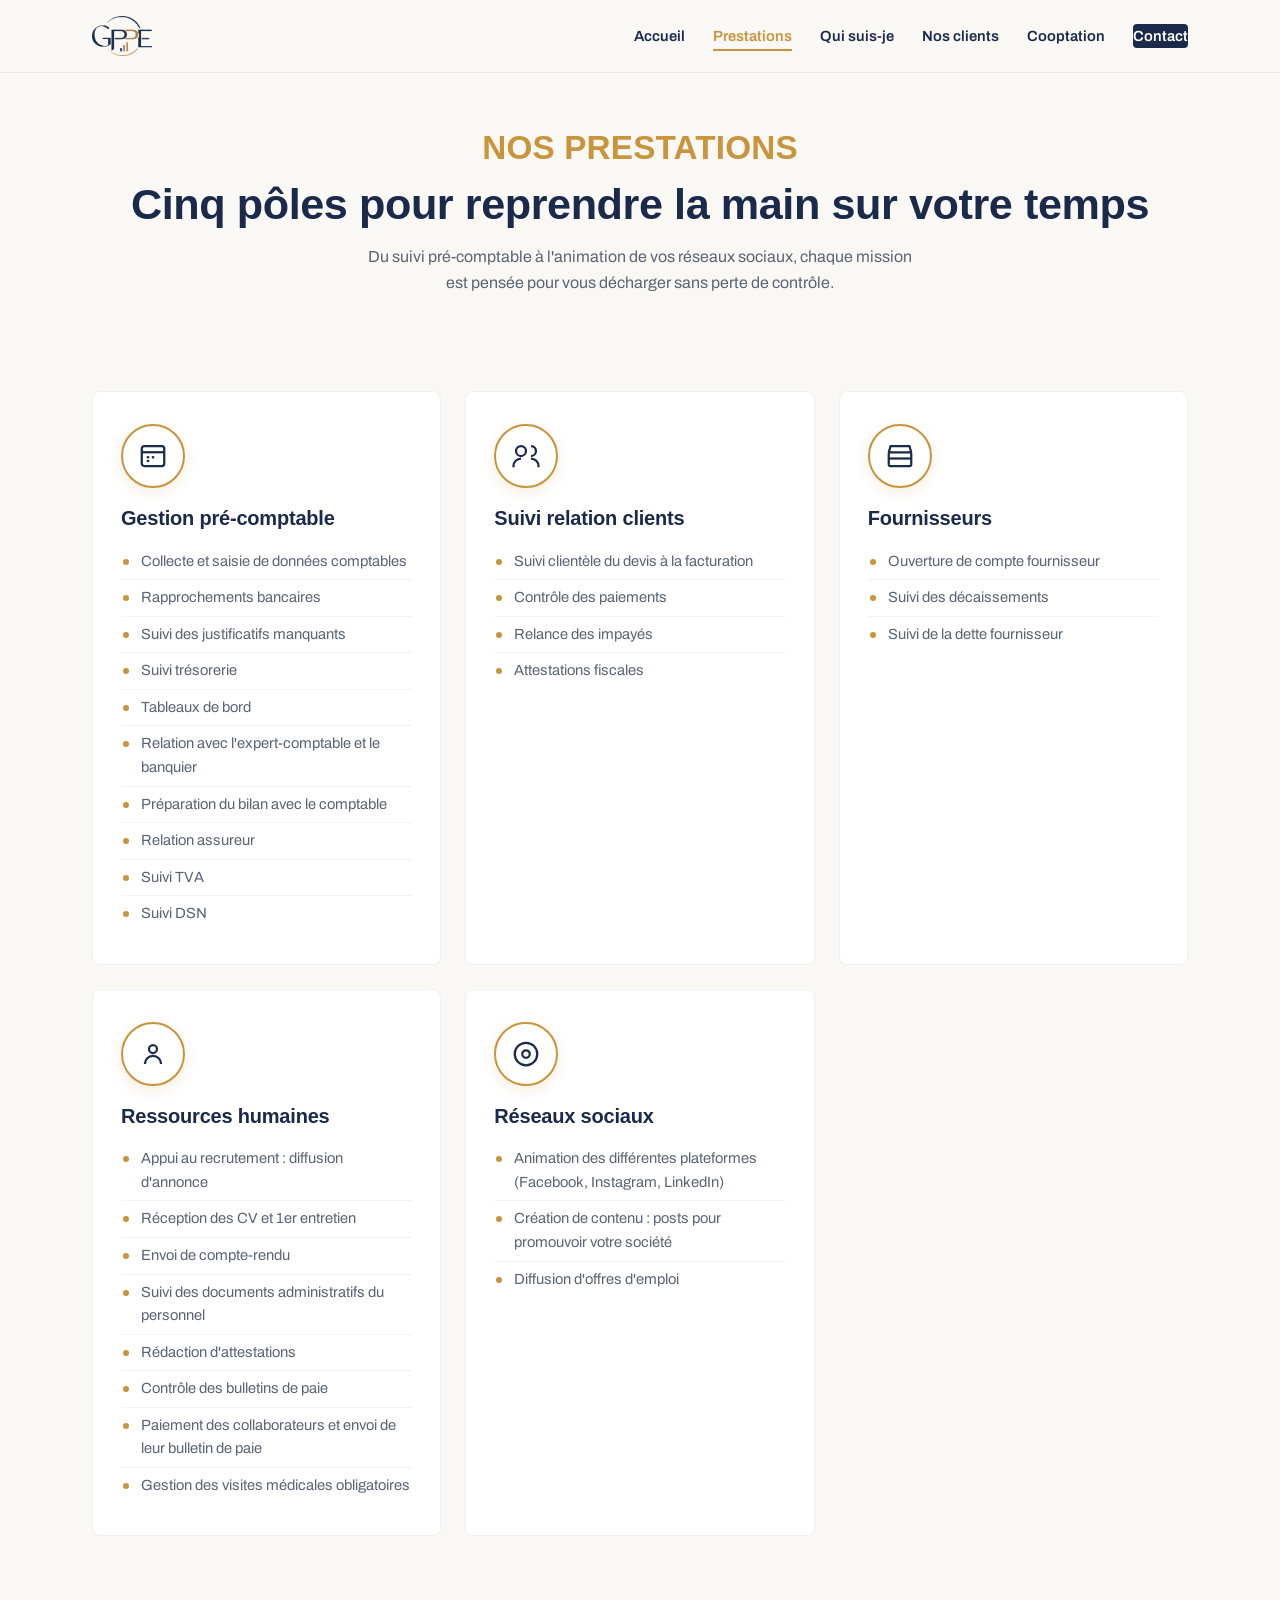
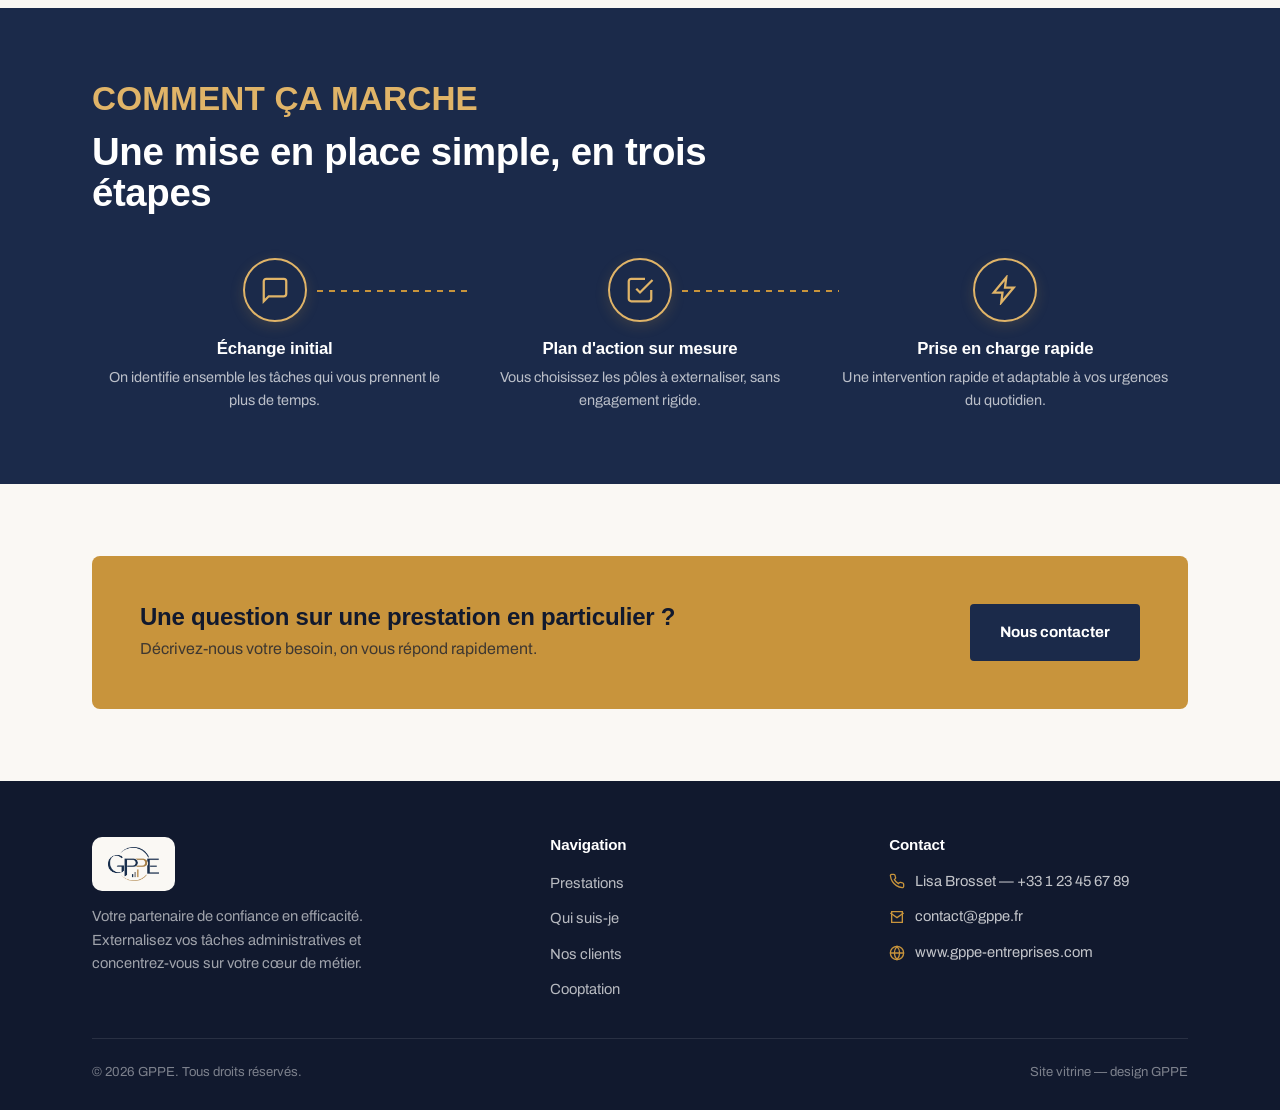
<file: site vitrine gppe/services.html>
<!DOCTYPE html>
<html lang="fr">
<head>
<meta charset="UTF-8">
<meta name="viewport" content="width=device-width, initial-scale=1.0">
<title>Nos prestations — GPPE</title>
<meta name="description" content="Découvrez les 5 pôles de prestations GPPE : gestion pré-comptable, relation clients, fournisseurs, ressources humaines, réseaux sociaux.">
<link rel="icon" href="images/favicon.ico" sizes="any">
<link rel="icon" href="images/favicon-32x32.png" type="image/png" sizes="32x32">
<link rel="icon" href="images/favicon-16x16.png" type="image/png" sizes="16x16">
<link rel="apple-touch-icon" href="images/apple-touch-icon.png">
<link rel="stylesheet" href="css/style.css">
</head>
<body>

<header class="site-header">
  <div class="nav-wrap">
    <a href="index.html" class="logo">
      <img src="images/logo-mark.png" alt="GPPE - Gestion & Pilotage Personnalisés des Entreprises" class="logo-img">
    </a>
    <ul class="nav-links">
      <li><a href="index.html">Accueil</a></li>
      <li><a href="services.html" class="active">Prestations</a></li>
      <li><a href="qui-suis-je.html">Qui suis-je</a></li>
      <li><a href="clients.html">Nos clients</a></li>
      <li><a href="cooptation.html">Cooptation</a></li>
      <li><a href="contact.html" class="nav-cta">Contact</a></li>
    </ul>
    <button class="nav-toggle" aria-label="Ouvrir le menu">
      <svg viewBox="0 0 24 24" fill="none" stroke="#1B2A4A" stroke-width="2" stroke-linecap="round"><line x1="3" y1="6" x2="21" y2="6"/><line x1="3" y1="12" x2="21" y2="12"/><line x1="3" y1="18" x2="21" y2="18"/></svg>
    </button>
  </div>
</header>

<main>

  <div class="page-head container">
    <span class="eyebrow">Nos prestations</span>
    <h1>Cinq pôles pour reprendre la main sur votre temps</h1>
    <p>Du suivi pré-comptable à l'animation de vos réseaux sociaux, chaque mission est pensée pour vous décharger sans perte de contrôle.</p>
  </div>

  <section class="section-tight">
    <div class="container">
      <div class="card-grid" style="margin-bottom:24px;">

        <div class="card">
          <div class="token">
            <svg viewBox="0 0 24 24" fill="none" stroke="#1B2A4A" stroke-width="1.8"><rect x="3" y="4" width="18" height="16" rx="2"/><line x1="3" y1="9" x2="21" y2="9"/><line x1="7" y1="13" x2="9" y2="13"/><line x1="11" y1="13" x2="13" y2="13"/><line x1="7" y1="16" x2="9" y2="16"/></svg>
          </div>
          <h3>Gestion pré-comptable</h3>
          <ul>
            <li>Collecte et saisie de données comptables</li>
            <li>Rapprochements bancaires</li>
            <li>Suivi des justificatifs manquants</li>
            <li>Suivi trésorerie</li>
            <li>Tableaux de bord</li>
            <li>Relation avec l'expert-comptable et le banquier</li>
            <li>Préparation du bilan avec le comptable</li>
            <li>Relation assureur</li>
            <li>Suivi TVA</li>
            <li>Suivi DSN</li>
          </ul>
        </div>

        <div class="card">
          <div class="token">
            <svg viewBox="0 0 24 24" fill="none" stroke="#1B2A4A" stroke-width="1.8"><path d="M8 12a4 4 0 100-8 4 4 0 000 8z"/><path d="M2 21v-1a6 6 0 016-6h0"/><path d="M16 12a4 4 0 100-8"/><path d="M22 21v-1a6 6 0 00-6-6"/></svg>
          </div>
          <h3>Suivi relation clients</h3>
          <ul>
            <li>Suivi clientèle du devis à la facturation</li>
            <li>Contrôle des paiements</li>
            <li>Relance des impayés</li>
            <li>Attestations fiscales</li>
          </ul>
        </div>

        <div class="card">
          <div class="token">
            <svg viewBox="0 0 24 24" fill="none" stroke="#1B2A4A" stroke-width="1.8"><path d="M3 9l1.5-5h15L21 9"/><rect x="3" y="9" width="18" height="11" rx="1"/><line x1="3" y1="14" x2="21" y2="14"/></svg>
          </div>
          <h3>Fournisseurs</h3>
          <ul>
            <li>Ouverture de compte fournisseur</li>
            <li>Suivi des décaissements</li>
            <li>Suivi de la dette fournisseur</li>
          </ul>
        </div>

        <div class="card">
          <div class="token">
            <svg viewBox="0 0 24 24" fill="none" stroke="#1B2A4A" stroke-width="1.8"><circle cx="12" cy="8" r="3.2"/><path d="M5.5 20a6.5 6.5 0 0113 0"/></svg>
          </div>
          <h3>Ressources humaines</h3>
          <ul>
            <li>Appui au recrutement : diffusion d'annonce</li>
            <li>Réception des CV et 1er entretien</li>
            <li>Envoi de compte-rendu</li>
            <li>Suivi des documents administratifs du personnel</li>
            <li>Rédaction d'attestations</li>
            <li>Contrôle des bulletins de paie</li>
            <li>Paiement des collaborateurs et envoi de leur bulletin de paie</li>
            <li>Gestion des visites médicales obligatoires</li>
          </ul>
        </div>

        <div class="card">
          <div class="token">
            <svg viewBox="0 0 24 24" fill="none" stroke="#1B2A4A" stroke-width="1.8"><circle cx="12" cy="12" r="9"/><circle cx="12" cy="12" r="3"/></svg>
          </div>
          <h3>Réseaux sociaux</h3>
          <ul>
            <li>Animation des différentes plateformes (Facebook, Instagram, LinkedIn)</li>
            <li>Création de contenu : posts pour promouvoir votre société</li>
            <li>Diffusion d'offres d'emploi</li>
          </ul>
        </div>

      </div>
    </div>
  </section>

  <!-- COMMENT CA MARCHE -->
  <section class="bg-navy">
    <div class="container">
      <div class="section-head">
        <span class="eyebrow" style="color:var(--gold-light);">Comment ça marche</span>
        <h2>Une mise en place simple, en trois étapes</h2>
      </div>
      <div class="timeline">
        <div class="timeline-step">
          <div class="token" style="background:transparent; border-color:var(--gold-light);">
            <svg viewBox="0 0 24 24" fill="none" stroke="#E0B468" stroke-width="1.8"><path d="M21 15a2 2 0 01-2 2H7l-4 4V5a2 2 0 012-2h14a2 2 0 012 2z"/></svg>
          </div>
          <h3 style="color:var(--white);">Échange initial</h3>
          <p style="color:rgba(255,255,255,0.7);">On identifie ensemble les tâches qui vous prennent le plus de temps.</p>
        </div>
        <div class="timeline-step">
          <div class="token" style="background:transparent; border-color:var(--gold-light);">
            <svg viewBox="0 0 24 24" fill="none" stroke="#E0B468" stroke-width="1.8"><path d="M9 11l3 3L22 4"/><path d="M21 12v7a2 2 0 01-2 2H5a2 2 0 01-2-2V5a2 2 0 012-2h11"/></svg>
          </div>
          <h3 style="color:var(--white);">Plan d'action sur mesure</h3>
          <p style="color:rgba(255,255,255,0.7);">Vous choisissez les pôles à externaliser, sans engagement rigide.</p>
        </div>
        <div class="timeline-step">
          <div class="token" style="background:transparent; border-color:var(--gold-light);">
            <svg viewBox="0 0 24 24" fill="none" stroke="#E0B468" stroke-width="1.8"><path d="M13 2L3 14h7l-1 8 10-12h-7z"/></svg>
          </div>
          <h3 style="color:var(--white);">Prise en charge rapide</h3>
          <p style="color:rgba(255,255,255,0.7);">Une intervention rapide et adaptable à vos urgences du quotidien.</p>
        </div>
      </div>
    </div>
  </section>

  <section>
    <div class="container">
      <div class="cta-banner">
        <div>
          <h3>Une question sur une prestation en particulier ?</h3>
          <p>Décrivez-nous votre besoin, on vous répond rapidement.</p>
        </div>
        <a href="contact.html" class="btn btn-primary">Nous contacter</a>
      </div>
    </div>
  </section>

</main>

<footer class="site-footer">
  <div class="container">
    <div class="footer-grid">
      <div>
        <div class="footer-logo-wrap">
          <img src="images/logo-mark.png" alt="GPPE" class="logo-img">
        </div>
        <p>Votre partenaire de confiance en efficacité. Externalisez vos tâches administratives et concentrez-vous sur votre cœur de métier.</p>
      </div>
      <div>
        <h4>Navigation</h4>
        <ul class="footer-links">
          <li><a href="services.html">Prestations</a></li>
          <li><a href="qui-suis-je.html">Qui suis-je</a></li>
          <li><a href="clients.html">Nos clients</a></li>
          <li><a href="cooptation.html">Cooptation</a></li>
        </ul>
      </div>
      <div>
        <h4>Contact</h4>
        <ul class="footer-contact">
          <li><svg viewBox="0 0 24 24" fill="none" stroke="currentColor" stroke-width="2"><path d="M22 16.92v3a2 2 0 01-2.18 2 19.79 19.79 0 01-8.63-3.07 19.5 19.5 0 01-6-6 19.79 19.79 0 01-3.07-8.67A2 2 0 014.11 2h3a2 2 0 012 1.72c.127.96.361 1.903.7 2.81a2 2 0 01-.45 2.11L8.09 9.91a16 16 0 006 6l1.27-1.27a2 2 0 012.11-.45c.907.339 1.85.573 2.81.7A2 2 0 0122 16.92z"/></svg>Lisa Brosset — +33 1 23 45 67 89</li>
          <li><svg viewBox="0 0 24 24" fill="none" stroke="currentColor" stroke-width="2"><path d="M4 4h16v16H4z"/><path d="M22 6l-10 7L2 6"/></svg>contact@gppe.fr</li>
          <li><svg viewBox="0 0 24 24" fill="none" stroke="currentColor" stroke-width="2"><circle cx="12" cy="12" r="10"/><path d="M2 12h20M12 2a15.3 15.3 0 014 10 15.3 15.3 0 01-4 10 15.3 15.3 0 01-4-10 15.3 15.3 0 014-10z"/></svg>www.gppe-entreprises.com</li>
        </ul>
      </div>
    </div>
    <div class="footer-bottom">
      <span>© 2026 GPPE. Tous droits réservés.</span>
      <span>Site vitrine — design GPPE</span>
    </div>
  </div>
</footer>

<script src="js/main.js"></script>
</body>
</html>
</file>
<file: css/style.css>
/* ===========================================
   GPPE — Design tokens
   Palette : marine (#1B2A4A) / doré (#C8943C)
   blanc cassé (#FAF8F4) / ardoise (#5B6472)
   sauge (#7C9A78) accent succès / cooptation
=========================================== */

@import url('https://fonts.googleapis.com/css2?family=Archivo+Expanded:wght@600;700;800&family=Archivo:wght@400;500;600&display=swap');

:root{
  --navy: #1B2A4A;
  --navy-deep: #11192E;
  --gold: #C8943C;
  --gold-light: #E0B468;
  --cream: #FAF8F4;
  --cream-dim: #F1ECE2;
  --slate: #5B6472;
  --slate-light: #8B93A0;
  --sage: #7C9A78;
  --sage-light: #E7EEE5;
  --white: #FFFFFF;

  --font-display: 'Archivo Expanded', sans-serif;
  --font-body: 'Archivo', sans-serif;

  --radius: 4px;
  --radius-lg: 8px;
  --max-width: 1160px;
}

*{ margin:0; padding:0; box-sizing:border-box; }

html{ scroll-behavior:smooth; }

body{
  font-family: var(--font-body);
  color: var(--navy);
  background: var(--cream);
  line-height: 1.6;
  -webkit-font-smoothing: antialiased;
}

img{ max-width:100%; display:block; }

a{ color:inherit; text-decoration:none; }

.container{
  max-width: var(--max-width);
  margin: 0 auto;
  padding: 0 32px;
}

h1, h2, h3, h4{
  font-family: var(--font-display);
  font-weight: 800;
  letter-spacing: -0.01em;
  line-height: 1.08;
}

h1{ font-weight: 600; }

h2{ font-size: clamp(1.9rem, 3vw, 2.5rem); font-weight: 600; }
h3{ font-size: 1.25rem; }

.eyebrow{
  font-family: var(--font-display);
  font-weight: 800;
  font-size: clamp(1.55rem, 2.6vw, 2.1rem);
  letter-spacing: 0.005em;
  text-transform: uppercase;
  color: var(--gold);
  line-height: 1.15;
}

p{ color: var(--slate); }

/* Focus visibility */
a:focus-visible, button:focus-visible, input:focus-visible, textarea:focus-visible{
  outline: 3px solid var(--gold);
  outline-offset: 2px;
}

@media (prefers-reduced-motion: reduce){
  *{ animation-duration: 0.01ms !important; transition-duration: 0.01ms !important; scroll-behavior: auto !important; }
}

/* ===========================================
   Header / Nav
=========================================== */
.site-header{
  position: sticky;
  top: 0;
  z-index: 100;
  background: var(--cream);
  border-bottom: 1px solid rgba(27,42,74,0.08);
}

.nav-wrap{
  display:flex;
  align-items:center;
  justify-content: space-between;
  padding: 16px 32px;
  max-width: var(--max-width);
  margin: 0 auto;
}

.logo{
  display:flex;
  align-items:center;
  gap:10px;
  font-family: var(--font-display);
  font-weight:800;
  font-size: 1.3rem;
  color: var(--navy);
}

.logo .mark{
  width:34px; height:34px;
  border-radius:50%;
  background: var(--navy);
  display:flex; align-items:center; justify-content:center;
  position:relative;
  flex-shrink:0;
}
.logo .mark svg{ width:18px; height:18px; }

.logo-img{
  height: 40px;
  width: auto;
  display: block;
}

.footer-logo-wrap{
  display: inline-flex;
  align-items: center;
  background: var(--cream);
  padding: 10px 16px;
  border-radius: 10px;
  margin-bottom: 14px;
}
.footer-logo-wrap .logo-img{ height: 34px; }

.nav-links{
  display:flex;
  gap: 28px;
  align-items:center;
  list-style:none;
}

.nav-links a{
  font-weight:600;
  font-size:0.92rem;
  color: var(--navy);
  position:relative;
  padding: 4px 0;
  transition: color 0.2s;
}
.nav-links a::after{
  content:'';
  position:absolute;
  left:0; right:0; bottom:-3px;
  height:2px;
  background: var(--gold);
  transform: scaleX(0);
  transition: transform 0.25s ease;
}
.nav-links a:hover::after, .nav-links a.active::after{ transform: scaleX(1); }
.nav-links a.active{ color: var(--gold); }

.nav-cta{
  background: var(--navy);
  color: var(--white) !important;
  padding: 10px 20px;
  border-radius: var(--radius);
  font-weight:700;
  font-size: 0.88rem;
  transition: background 0.2s, transform 0.15s;
}
.nav-cta:hover{ background: var(--gold); transform: translateY(-1px); }

.nav-toggle{
  display:none;
  background:none; border:none;
  cursor:pointer;
  padding:4px;
}
.nav-toggle svg{ width:26px; height:26px; }

@media (max-width: 860px){
  .nav-links{
    position:absolute;
    top:100%; left:0; right:0;
    background: var(--cream);
    flex-direction:column;
    align-items:flex-start;
    padding: 12px 32px 24px;
    border-bottom: 1px solid rgba(27,42,74,0.08);
    display:none;
    gap:16px;
  }
  .nav-links.open{ display:flex; }
  .nav-toggle{ display:block; }
  .nav-cta{ width:100%; text-align:center; }
}

/* ===========================================
   Bandeau "Bientôt disponible"
=========================================== */
.coming-soon-banner{
  background: var(--gold-light);
  padding: 14px 0;
}
.coming-soon-inner{
  display:flex;
  align-items:center;
  justify-content:center;
  gap:14px;
  flex-wrap:wrap;
  text-align:center;
}
.coming-soon-badge{
  flex-shrink:0;
  background: var(--navy-deep);
  color: var(--white);
  font-family: var(--font-display);
  font-weight: 800;
  font-size: 0.78rem;
  letter-spacing: 0.04em;
  text-transform: uppercase;
  padding: 6px 14px;
  border-radius: 999px;
}
.coming-soon-inner p{
  margin:0;
  color: var(--navy-deep);
  font-size: 0.92rem;
  max-width: 640px;
}

/* ===========================================
   Hero (shared pattern, content per page)
=========================================== */
.hero{
  padding: 72px 0 64px;
  position:relative;
  overflow:hidden;
}

.hero-grid{
  display:grid;
  grid-template-columns: 1.2fr 0.8fr;
  gap: 48px;
  align-items:start;
}

.hero-media{
  border-radius: var(--radius-lg);
  overflow:hidden;
  aspect-ratio: 3 / 4;
  position:sticky;
  top: 100px;
}
.hero-media img{
  width:100%;
  height:100%;
  object-fit: cover;
  object-position: top center;
  display:block;
}

@media (max-width: 900px){
  .hero-grid{ grid-template-columns: 1fr; }
  .hero-media{ order:-1; position:static; max-width: 420px; margin: 0 auto; }
}

.hero-tokens{
  position:absolute;
  inset:0;
  pointer-events:none;
  opacity:0.5;
}

.hero .eyebrow{ display:block; margin-bottom: 16px; }

.hero h1{
  font-size: clamp(2rem, 3.6vw, 2.8rem);
  color: var(--navy);
  max-width: 760px;
}

.hero h1 .accent{
  color: var(--gold);
}

.hero .lede{
  margin-top: 20px;
  font-size: 1.12rem;
  max-width: 560px;
  color: var(--slate);
}

.hero-actions{
  margin-top: 32px;
  display:flex;
  gap:16px;
  flex-wrap:wrap;
}

.btn{
  display:inline-flex;
  align-items:center;
  gap:8px;
  padding: 14px 28px;
  border-radius: var(--radius);
  font-weight:700;
  font-size: 0.95rem;
  cursor:pointer;
  border: 2px solid transparent;
  transition: transform 0.15s, background 0.2s, border-color 0.2s, color 0.2s;
}

.btn-primary{
  background: var(--navy);
  color: var(--white);
}
.btn-primary:hover{ background: var(--gold-light); color: var(--navy); transform: translateY(-2px); }

.btn-ghost{
  border-color: var(--navy);
  color: var(--navy);
  background: transparent;
}
.btn-ghost:hover{ background: var(--navy); color: var(--white); transform: translateY(-2px); }

.btn-gold{
  background: var(--gold);
  color: var(--navy-deep);
}
.btn-gold:hover{ background: var(--gold-light); transform: translateY(-2px); }

/* ===========================================
   Token (rond doré) — signature visuelle
=========================================== */
.token{
  width: 64px;
  height: 64px;
  border-radius: 50%;
  background: var(--white);
  border: 2px solid var(--gold);
  display:flex;
  align-items:center;
  justify-content:center;
  flex-shrink:0;
  box-shadow: 0 4px 14px rgba(200,148,60,0.18);
}
.token svg{ width:30px; height:30px; }

/* ===========================================
   Section paddings
=========================================== */
section{ padding: 72px 0; }
.section-tight{ padding: 48px 0; }

.section-head{
  max-width: 620px;
  margin-bottom: 44px;
}
.section-head h2{ color: var(--navy); margin-top: 12px; }
.section-head p{ margin-top: 14px; font-size: 1.04rem; }

.bg-navy{ background: var(--navy); color: var(--white); }
.bg-navy p{ color: rgba(255,255,255,0.78); }
.bg-navy h2{ color: var(--white); }
.bg-cream-dim{ background: var(--cream-dim); }
.bg-sage{ background: var(--sage-light); }

/* ===========================================
   Cards — services
=========================================== */
.card-grid{
  display:grid;
  grid-template-columns: repeat(3, 1fr);
  gap: 24px;
}

.card{
  background: var(--white);
  border-radius: var(--radius-lg);
  padding: 32px 28px;
  border: 1px solid rgba(27,42,74,0.07);
  transition: transform 0.2s, box-shadow 0.2s;
}
.card:hover{
  transform: translateY(-4px);
  box-shadow: 0 16px 32px rgba(27,42,74,0.09);
}

.card .token{ margin-bottom: 20px; }
.card h3{ color: var(--navy); margin-bottom: 14px; }
.card ul{ list-style:none; }
.card ul li{
  font-size: 0.92rem;
  color: var(--slate);
  padding: 6px 0 6px 20px;
  position:relative;
  border-top: 1px solid rgba(27,42,74,0.06);
}
.card ul li:first-child{ border-top:none; }
.card ul li::before{
  content:'';
  position:absolute;
  left:2px; top:15px;
  width:6px; height:6px;
  border-radius:50%;
  background: var(--gold);
}

@media (max-width: 920px){
  .card-grid{ grid-template-columns: 1fr 1fr; }
}
@media (max-width: 620px){
  .card-grid{ grid-template-columns: 1fr; }
}

.card-grid-2{
  display:grid;
  grid-template-columns: repeat(2, 1fr);
  gap: 24px;
}
@media (max-width: 760px){
  .card-grid-2{ grid-template-columns: 1fr; }
}

/* ===========================================
   Mission / split section
=========================================== */
.split{
  display:grid;
  grid-template-columns: 1fr 1fr;
  gap: 56px;
  align-items:center;
}
.split img{
  border-radius: var(--radius-lg);
  width:100%;
  height: 380px;
  object-fit: cover;
}
@media (max-width: 820px){
  .split{ grid-template-columns: 1fr; gap: 32px; }
  .split img{ height: 260px; order:-1; }
}

/* ===========================================
   Stats strip
=========================================== */
.stats{
  display:flex;
  gap: 48px;
  flex-wrap:wrap;
  padding: 36px 0;
  border-top: 1px solid rgba(255,255,255,0.12);
  border-bottom: 1px solid rgba(255,255,255,0.12);
}
.stat .num{
  font-family: var(--font-display);
  font-size: 2.4rem;
  font-weight: 800;
  color: var(--gold);
}
.stat .label{
  font-size: 0.85rem;
  color: rgba(255,255,255,0.7);
  margin-top: 4px;
}

/* ===========================================
   CTA banner
=========================================== */
.cta-banner{
  background: var(--gold);
  border-radius: var(--radius-lg);
  padding: 48px 48px;
  display:flex;
  align-items:center;
  justify-content:space-between;
  gap: 24px;
  flex-wrap:wrap;
}
.cta-banner h3{ color: var(--navy-deep); font-size: 1.5rem; }
.cta-banner p{ color: rgba(17,25,46,0.75); margin-top: 6px; }
.cta-banner .btn-primary:hover{ background: var(--navy-deep); color: var(--white); }

/* ===========================================
   Footer
=========================================== */
.site-footer{
  background: var(--navy-deep);
  color: rgba(255,255,255,0.75);
  padding: 56px 0 28px;
}
.footer-grid{
  display:grid;
  grid-template-columns: 1.4fr 1fr 1fr;
  gap: 40px;
  padding-bottom: 36px;
  border-bottom: 1px solid rgba(255,255,255,0.1);
}
.footer-grid h4{
  color: var(--white);
  font-size: 0.95rem;
  margin-bottom: 16px;
}
.footer-grid .logo{ color: var(--white); margin-bottom: 14px; }
.footer-grid p{ color: rgba(255,255,255,0.6); font-size: 0.92rem; max-width: 320px; }
.footer-links{ list-style:none; display:flex; flex-direction:column; gap:10px; }
.footer-links a{ font-size: 0.92rem; color: rgba(255,255,255,0.7); transition: color 0.2s; }
.footer-links a:hover{ color: var(--gold-light); }
.footer-contact{ list-style:none; display:flex; flex-direction:column; gap:12px; font-size:0.92rem; }
.footer-contact li{ display:flex; align-items:center; gap:10px; }
.footer-contact svg{ width:16px; height:16px; flex-shrink:0; color: var(--gold); }
.footer-bottom{
  padding-top: 22px;
  font-size: 0.82rem;
  color: rgba(255,255,255,0.45);
  display:flex;
  justify-content:space-between;
  flex-wrap:wrap;
  gap:10px;
}

@media (max-width: 760px){
  .footer-grid{ grid-template-columns: 1fr; }
}

/* ===========================================
   Page header (non-home pages)
=========================================== */
.page-head{
  padding: 56px 0 48px;
  text-align:center;
}
.page-head-logo{
  width: 345px;
  height: auto;
  margin: 0 auto 28px;
  display: block;
}
.page-head .eyebrow{ display:block; margin-bottom:14px; }
.page-head h1{
  font-size: clamp(1.9rem, 3.4vw, 2.7rem);
  color: var(--navy);
}
.page-head p{
  margin: 16px auto 0;
  max-width: 560px;
}

/* ===========================================
   Timeline (cooptation steps)
=========================================== */
.timeline{
  display:flex;
  gap: 0;
  margin-top: 20px;
  position: relative;
}
.timeline::before{
  content:'';
  position:absolute;
  top: 32px;
  left: calc(100% / 6);
  right: calc(100% / 6);
  height: 2px;
  background: repeating-linear-gradient(to right, var(--gold) 0, var(--gold) 6px, transparent 6px, transparent 12px);
  z-index: 0;
}
.timeline-step{
  flex:1;
  text-align:center;
  position:relative;
  z-index: 1;
  padding: 0 16px;
}
.timeline-step .token{ margin: 0 auto 18px; background: var(--white); }
.timeline-step h3{ font-size: 1.05rem; color: var(--navy); margin-bottom: 8px; }
.timeline-step p{ font-size: 0.9rem; }

@media (max-width: 820px){
  .timeline{ flex-direction:column; gap: 36px; }
  .timeline::before{ display:none; }
}

/* ===========================================
   Reward card (cooptation)
=========================================== */
.reward-card{
  background: var(--white);
  border: 2px dashed var(--sage);
  border-radius: var(--radius-lg);
  padding: 40px;
  text-align:center;
  max-width: 560px;
  margin: 0 auto;
}
.reward-card .token{
  margin: 0 auto 20px;
  border-color: var(--sage);
  box-shadow: 0 4px 14px rgba(124,154,120,0.2);
}
.reward-card .token svg{ color: var(--sage); }
.reward-card h3{ color: var(--navy); font-size: 1.4rem; }
.reward-card p{ margin-top: 12px; }

/* ===========================================
   Testimonials / clients
=========================================== */
.testi-grid{
  display:grid;
  grid-template-columns: repeat(3, 1fr);
  gap: 24px;
}
.testi-card{
  background: var(--white);
  border-radius: var(--radius-lg);
  padding: 28px;
  border: 1px solid rgba(27,42,74,0.07);
}
.testi-card .quote-mark{
  font-family: var(--font-display);
  font-size: 2.6rem;
  color: var(--gold);
  line-height: 1;
  display:block;
  margin-bottom: 6px;
}
.testi-card p.quote{ color: var(--navy); font-style: italic; font-size: 0.98rem; }
.testi-card .who{
  margin-top: 16px;
  display:flex;
  align-items:center;
  gap: 12px;
}
.testi-card .avatar{
  width:40px; height:40px; border-radius:50%;
  background: var(--cream-dim);
  display:flex; align-items:center; justify-content:center;
  font-family: var(--font-display);
  font-weight:700;
  color: var(--navy);
  font-size: 0.9rem;
}
.testi-card .name{ font-weight:700; font-size:0.88rem; color: var(--navy); }
.testi-card .role{ font-size:0.8rem; color: var(--slate-light); }

.placeholder-note{
  background: var(--cream-dim);
  border: 1px dashed var(--slate-light);
  border-radius: var(--radius);
  padding: 14px 18px;
  font-size: 0.85rem;
  color: var(--slate);
  margin-top: 28px;
  max-width: 620px;
}

@media (max-width: 920px){
  .testi-grid{ grid-template-columns: 1fr 1fr; }
}
@media (max-width: 620px){
  .testi-grid{ grid-template-columns: 1fr; }
}

/* ===========================================
   Logo strip (ils nous font confiance)
=========================================== */
.logo-strip{
  display:flex;
  flex-wrap:wrap;
  gap: 36px;
  align-items:center;
  justify-content: center;
  padding: 32px 0;
}
.logo-strip .ghost-logo{
  width: 130px;
  height: 56px;
  border-radius: var(--radius);
  background: var(--cream-dim);
  display:flex;
  align-items:center;
  justify-content:center;
  font-family: var(--font-display);
  font-weight: 700;
  font-size: 0.8rem;
  color: var(--slate-light);
  letter-spacing: 0.05em;
}

/* ===========================================
   Contact page
=========================================== */
.contact-grid{
  display:grid;
  grid-template-columns: 0.9fr 1.1fr;
  gap: 56px;
}
.contact-info-card{
  background: var(--navy);
  color: var(--white);
  border-radius: var(--radius-lg);
  padding: 40px;
}
.contact-info-card h3{ color: var(--white); margin-bottom: 22px; }
.contact-info-card ul{ list-style:none; display:flex; flex-direction:column; gap:20px; }
.contact-info-card li{ display:flex; gap:14px; align-items:flex-start; }
.contact-info-card .ico{
  width:38px; height:38px; border-radius:50%;
  background: rgba(200,148,60,0.18);
  display:flex; align-items:center; justify-content:center;
  flex-shrink:0;
}
.contact-info-card .ico svg{ width:18px; height:18px; color: var(--gold-light); }
.contact-info-card .label{ font-size:0.78rem; color: rgba(255,255,255,0.55); text-transform:uppercase; letter-spacing:0.08em; }
.contact-info-card .value{ font-weight:600; margin-top:2px; }

.form-card{
  background: var(--white);
  border-radius: var(--radius-lg);
  padding: 40px;
  border: 1px solid rgba(27,42,74,0.07);
}
.form-row{ margin-bottom: 20px; }
.form-row label{
  display:block;
  font-size: 0.85rem;
  font-weight:700;
  color: var(--navy);
  margin-bottom: 7px;
}
.form-row input, .form-row select, .form-row textarea{
  width:100%;
  padding: 12px 14px;
  border: 1.5px solid rgba(27,42,74,0.15);
  border-radius: var(--radius);
  font-family: var(--font-body);
  font-size: 0.95rem;
  background: var(--cream);
  color: var(--navy);
}
.form-row textarea{ resize: vertical; min-height: 110px; }
.form-row input:focus, .form-row select:focus, .form-row textarea:focus{
  outline: none;
  border-color: var(--gold);
}
.two-col{ display:grid; grid-template-columns:1fr 1fr; gap:16px; }

.form-note{
  font-size: 0.82rem;
  color: var(--slate-light);
  margin-top: 14px;
}

@media (max-width: 860px){
  .contact-grid{ grid-template-columns: 1fr; }
  .two-col{ grid-template-columns: 1fr; }
}

/* ===========================================
   Misc / values grid (qui suis-je)
=========================================== */
.value-grid{
  display:grid;
  grid-template-columns: repeat(4, 1fr);
  gap: 20px;
}
.value-item{ text-align:center; }
.value-item .token{ margin: 0 auto 14px; width:56px; height:56px; }
.value-item .token svg{ width:24px; height:24px; }
.value-item h3{ font-size: 0.98rem; }
.value-item p{ font-size: 0.85rem; margin-top: 6px; }

@media (max-width: 820px){
  .value-grid{ grid-template-columns: 1fr 1fr; }
}

/* ===========================================
   Reason list (pourquoi externaliser)
=========================================== */
.reason-list{
  display:flex;
  flex-direction:column;
  gap: 40px;
}
.reason-item{
  display:flex;
  gap: 24px;
  align-items:flex-start;
}
.reason-item .token{ margin-top:2px; }
.reason-item h3{ color: var(--navy); margin-bottom: 8px; }
.reason-item p{ font-size: 1rem; color: var(--slate); }

@media (max-width: 620px){
  .reason-item{ flex-direction:column; gap:14px; }
}

/* ===========================================
   Legal page blocks (mentions légales)
=========================================== */
.legal-block{
  display:flex;
  gap: 22px;
  align-items:flex-start;
  padding: 34px 0;
}
.legal-num{
  flex-shrink:0;
  width: 38px;
  height: 38px;
  border-radius:50%;
  border: 1.5px solid var(--gold);
  color: var(--navy);
  font-family: var(--font-serif, inherit);
  font-weight:700;
  font-size:1rem;
  display:flex;
  align-items:center;
  justify-content:center;
}
.legal-block h2{ font-size:1.15rem; color: var(--navy); margin-bottom:10px; }
.legal-block p, .legal-block li{ font-size:0.96rem; color: var(--slate); }

@media (max-width: 560px){
  .legal-block{ gap:14px; }
  .legal-num{ width:32px; height:32px; font-size:0.9rem; }
}

/* ===========================================
   Service blocks (prestations detail)
=========================================== */
.service-block{
  padding: 40px 0;
  border-top: 1px solid rgba(27,42,74,0.08);
}
.service-block:first-child{ padding-top:0; border-top:none; }
.service-block-head{
  display:flex;
  align-items:center;
  gap:18px;
  margin-bottom:16px;
}
.service-block-head h3{ color: var(--navy); font-size:1.3rem; }
.service-block > p.intro{
  color: var(--slate);
  font-size: 1.02rem;
  max-width: 780px;
  margin-bottom: 20px;
}
.service-block .prestations-label{
  font-weight:700;
  color: var(--navy);
  font-size: 0.8rem;
  text-transform: uppercase;
  letter-spacing: 0.04em;
  margin-bottom: 12px;
}
.service-block ul{
  list-style:none;
  display:grid;
  grid-template-columns: 1fr 1fr;
  gap: 4px 32px;
}
.service-block ul li{
  font-size: 0.94rem;
  color: var(--slate);
  padding: 7px 0 7px 20px;
  position:relative;
}
.service-block ul li::before{
  content:'';
  position:absolute;
  left:2px; top:16px;
  width:6px; height:6px;
  border-radius:50%;
  background: var(--gold);
}

@media (max-width: 700px){
  .service-block ul{ grid-template-columns: 1fr; }
}
</file>
<file: site vitrine gppe/css/style.css>
/* ===========================================
   GPPE — Design tokens
   Palette : marine (#1B2A4A) / doré (#C8943C)
   blanc cassé (#FAF8F4) / ardoise (#5B6472)
   sauge (#7C9A78) accent succès / cooptation
=========================================== */

@import url('https://fonts.googleapis.com/css2?family=Archivo+Expanded:wght@600;700;800&family=Archivo:wght@400;500;600&display=swap');

:root{
  --navy: #1B2A4A;
  --navy-deep: #11192E;
  --gold: #C8943C;
  --gold-light: #E0B468;
  --cream: #FAF8F4;
  --cream-dim: #F1ECE2;
  --slate: #5B6472;
  --slate-light: #8B93A0;
  --sage: #7C9A78;
  --sage-light: #E7EEE5;
  --white: #FFFFFF;

  --font-display: 'Archivo Expanded', sans-serif;
  --font-body: 'Archivo', sans-serif;

  --radius: 4px;
  --radius-lg: 8px;
  --max-width: 1160px;
}

*{ margin:0; padding:0; box-sizing:border-box; }

html{ scroll-behavior:smooth; }

body{
  font-family: var(--font-body);
  color: var(--navy);
  background: var(--cream);
  line-height: 1.6;
  -webkit-font-smoothing: antialiased;
}

img{ max-width:100%; display:block; }

a{ color:inherit; text-decoration:none; }

.container{
  max-width: var(--max-width);
  margin: 0 auto;
  padding: 0 32px;
}

h1, h2, h3, h4{
  font-family: var(--font-display);
  font-weight: 800;
  letter-spacing: -0.01em;
  line-height: 1.08;
}

h1{ font-weight: 600; }

h2{ font-size: clamp(1.9rem, 3vw, 2.5rem); font-weight: 600; }
h3{ font-size: 1.25rem; }

.eyebrow{
  font-family: var(--font-display);
  font-weight: 800;
  font-size: clamp(1.55rem, 2.6vw, 2.1rem);
  letter-spacing: 0.005em;
  text-transform: uppercase;
  color: var(--gold);
  line-height: 1.15;
}

p{ color: var(--slate); }

/* Focus visibility */
a:focus-visible, button:focus-visible, input:focus-visible, textarea:focus-visible{
  outline: 3px solid var(--gold);
  outline-offset: 2px;
}

@media (prefers-reduced-motion: reduce){
  *{ animation-duration: 0.01ms !important; transition-duration: 0.01ms !important; scroll-behavior: auto !important; }
}

/* ===========================================
   Header / Nav
=========================================== */
.site-header{
  position: sticky;
  top: 0;
  z-index: 100;
  background: var(--cream);
  border-bottom: 1px solid rgba(27,42,74,0.08);
}

.nav-wrap{
  display:flex;
  align-items:center;
  justify-content: space-between;
  padding: 16px 32px;
  max-width: var(--max-width);
  margin: 0 auto;
}

.logo{
  display:flex;
  align-items:center;
  gap:10px;
  font-family: var(--font-display);
  font-weight:800;
  font-size: 1.3rem;
  color: var(--navy);
}

.logo .mark{
  width:34px; height:34px;
  border-radius:50%;
  background: var(--navy);
  display:flex; align-items:center; justify-content:center;
  position:relative;
  flex-shrink:0;
}
.logo .mark svg{ width:18px; height:18px; }

.logo-img{
  height: 40px;
  width: auto;
  display: block;
}

.footer-logo-wrap{
  display: inline-flex;
  align-items: center;
  background: var(--cream);
  padding: 10px 16px;
  border-radius: 10px;
  margin-bottom: 14px;
}
.footer-logo-wrap .logo-img{ height: 34px; }

.nav-links{
  display:flex;
  gap: 28px;
  align-items:center;
  list-style:none;
}

.nav-links a{
  font-weight:600;
  font-size:0.92rem;
  color: var(--navy);
  position:relative;
  padding: 4px 0;
  transition: color 0.2s;
}
.nav-links a::after{
  content:'';
  position:absolute;
  left:0; right:0; bottom:-3px;
  height:2px;
  background: var(--gold);
  transform: scaleX(0);
  transition: transform 0.25s ease;
}
.nav-links a:hover::after, .nav-links a.active::after{ transform: scaleX(1); }
.nav-links a.active{ color: var(--gold); }

.nav-cta{
  background: var(--navy);
  color: var(--white) !important;
  padding: 10px 20px;
  border-radius: var(--radius);
  font-weight:700;
  font-size: 0.88rem;
  transition: background 0.2s, transform 0.15s;
}
.nav-cta:hover{ background: var(--gold); transform: translateY(-1px); }

.nav-toggle{
  display:none;
  background:none; border:none;
  cursor:pointer;
  padding:4px;
}
.nav-toggle svg{ width:26px; height:26px; }

@media (max-width: 860px){
  .nav-links{
    position:absolute;
    top:100%; left:0; right:0;
    background: var(--cream);
    flex-direction:column;
    align-items:flex-start;
    padding: 12px 32px 24px;
    border-bottom: 1px solid rgba(27,42,74,0.08);
    display:none;
    gap:16px;
  }
  .nav-links.open{ display:flex; }
  .nav-toggle{ display:block; }
  .nav-cta{ width:100%; text-align:center; }
}

/* ===========================================
   Bandeau "Bientôt disponible"
=========================================== */
.coming-soon-banner{
  background: var(--gold-light);
  padding: 14px 0;
}
.coming-soon-inner{
  display:flex;
  align-items:center;
  justify-content:center;
  gap:14px;
  flex-wrap:wrap;
  text-align:center;
}
.coming-soon-badge{
  flex-shrink:0;
  background: var(--navy-deep);
  color: var(--white);
  font-family: var(--font-display);
  font-weight: 800;
  font-size: 0.78rem;
  letter-spacing: 0.04em;
  text-transform: uppercase;
  padding: 6px 14px;
  border-radius: 999px;
}
.coming-soon-inner p{
  margin:0;
  color: var(--navy-deep);
  font-size: 0.92rem;
  max-width: 640px;
}

/* ===========================================
   Hero (shared pattern, content per page)
=========================================== */
.hero{
  padding: 72px 0 64px;
  position:relative;
  overflow:hidden;
}

.hero-grid{
  display:grid;
  grid-template-columns: 1.2fr 0.8fr;
  gap: 48px;
  align-items:start;
}

.hero-media{
  border-radius: var(--radius-lg);
  overflow:hidden;
  aspect-ratio: 3 / 4;
  position:sticky;
  top: 100px;
}
.hero-media img{
  width:100%;
  height:100%;
  object-fit: cover;
  object-position: top center;
  display:block;
}

@media (max-width: 900px){
  .hero-grid{ grid-template-columns: 1fr; }
  .hero-media{ order:-1; position:static; max-width: 420px; margin: 0 auto; }
}

.hero-tokens{
  position:absolute;
  inset:0;
  pointer-events:none;
  opacity:0.5;
}

.hero .eyebrow{ display:block; margin-bottom: 16px; }

.hero h1{
  font-size: clamp(2rem, 3.6vw, 2.8rem);
  color: var(--navy);
  max-width: 760px;
}

.hero h1 .accent{
  color: var(--gold);
}

.hero .lede{
  margin-top: 20px;
  font-size: 1.12rem;
  max-width: 560px;
  color: var(--slate);
}

.hero-actions{
  margin-top: 32px;
  display:flex;
  gap:16px;
  flex-wrap:wrap;
}

.btn{
  display:inline-flex;
  align-items:center;
  gap:8px;
  padding: 14px 28px;
  border-radius: var(--radius);
  font-weight:700;
  font-size: 0.95rem;
  cursor:pointer;
  border: 2px solid transparent;
  transition: transform 0.15s, background 0.2s, border-color 0.2s, color 0.2s;
}

.btn-primary{
  background: var(--navy);
  color: var(--white);
}
.btn-primary:hover{ background: var(--gold-light); color: var(--navy); transform: translateY(-2px); }

.btn-ghost{
  border-color: var(--navy);
  color: var(--navy);
  background: transparent;
}
.btn-ghost:hover{ background: var(--navy); color: var(--white); transform: translateY(-2px); }

.btn-gold{
  background: var(--gold);
  color: var(--navy-deep);
}
.btn-gold:hover{ background: var(--gold-light); transform: translateY(-2px); }

/* ===========================================
   Token (rond doré) — signature visuelle
=========================================== */
.token{
  width: 64px;
  height: 64px;
  border-radius: 50%;
  background: var(--white);
  border: 2px solid var(--gold);
  display:flex;
  align-items:center;
  justify-content:center;
  flex-shrink:0;
  box-shadow: 0 4px 14px rgba(200,148,60,0.18);
}
.token svg{ width:30px; height:30px; }

/* ===========================================
   Section paddings
=========================================== */
section{ padding: 72px 0; }
.section-tight{ padding: 48px 0; }

.section-head{
  max-width: 620px;
  margin-bottom: 44px;
}
.section-head h2{ color: var(--navy); margin-top: 12px; }
.section-head p{ margin-top: 14px; font-size: 1.04rem; }

.bg-navy{ background: var(--navy); color: var(--white); }
.bg-navy p{ color: rgba(255,255,255,0.78); }
.bg-navy h2{ color: var(--white); }
.bg-cream-dim{ background: var(--cream-dim); }
.bg-sage{ background: var(--sage-light); }

/* ===========================================
   Cards — services
=========================================== */
.card-grid{
  display:grid;
  grid-template-columns: repeat(3, 1fr);
  gap: 24px;
}

.card{
  background: var(--white);
  border-radius: var(--radius-lg);
  padding: 32px 28px;
  border: 1px solid rgba(27,42,74,0.07);
  transition: transform 0.2s, box-shadow 0.2s;
}
.card:hover{
  transform: translateY(-4px);
  box-shadow: 0 16px 32px rgba(27,42,74,0.09);
}

.card .token{ margin-bottom: 20px; }
.card h3{ color: var(--navy); margin-bottom: 14px; }
.card ul{ list-style:none; }
.card ul li{
  font-size: 0.92rem;
  color: var(--slate);
  padding: 6px 0 6px 20px;
  position:relative;
  border-top: 1px solid rgba(27,42,74,0.06);
}
.card ul li:first-child{ border-top:none; }
.card ul li::before{
  content:'';
  position:absolute;
  left:2px; top:15px;
  width:6px; height:6px;
  border-radius:50%;
  background: var(--gold);
}

@media (max-width: 920px){
  .card-grid{ grid-template-columns: 1fr 1fr; }
}
@media (max-width: 620px){
  .card-grid{ grid-template-columns: 1fr; }
}

/* ===========================================
   Mission / split section
=========================================== */
.split{
  display:grid;
  grid-template-columns: 1fr 1fr;
  gap: 56px;
  align-items:center;
}
.split img{
  border-radius: var(--radius-lg);
  width:100%;
  height: 380px;
  object-fit: cover;
}
@media (max-width: 820px){
  .split{ grid-template-columns: 1fr; gap: 32px; }
  .split img{ height: 260px; order:-1; }
}

/* ===========================================
   Stats strip
=========================================== */
.stats{
  display:flex;
  gap: 48px;
  flex-wrap:wrap;
  padding: 36px 0;
  border-top: 1px solid rgba(255,255,255,0.12);
  border-bottom: 1px solid rgba(255,255,255,0.12);
}
.stat .num{
  font-family: var(--font-display);
  font-size: 2.4rem;
  font-weight: 800;
  color: var(--gold);
}
.stat .label{
  font-size: 0.85rem;
  color: rgba(255,255,255,0.7);
  margin-top: 4px;
}

/* ===========================================
   CTA banner
=========================================== */
.cta-banner{
  background: var(--gold);
  border-radius: var(--radius-lg);
  padding: 48px 48px;
  display:flex;
  align-items:center;
  justify-content:space-between;
  gap: 24px;
  flex-wrap:wrap;
}
.cta-banner h3{ color: var(--navy-deep); font-size: 1.5rem; }
.cta-banner p{ color: rgba(17,25,46,0.75); margin-top: 6px; }
.cta-banner .btn-primary:hover{ background: var(--navy-deep); color: var(--white); }

/* ===========================================
   Footer
=========================================== */
.site-footer{
  background: var(--navy-deep);
  color: rgba(255,255,255,0.75);
  padding: 56px 0 28px;
}
.footer-grid{
  display:grid;
  grid-template-columns: 1.4fr 1fr 1fr;
  gap: 40px;
  padding-bottom: 36px;
  border-bottom: 1px solid rgba(255,255,255,0.1);
}
.footer-grid h4{
  color: var(--white);
  font-size: 0.95rem;
  margin-bottom: 16px;
}
.footer-grid .logo{ color: var(--white); margin-bottom: 14px; }
.footer-grid p{ color: rgba(255,255,255,0.6); font-size: 0.92rem; max-width: 320px; }
.footer-links{ list-style:none; display:flex; flex-direction:column; gap:10px; }
.footer-links a{ font-size: 0.92rem; color: rgba(255,255,255,0.7); transition: color 0.2s; }
.footer-links a:hover{ color: var(--gold-light); }
.footer-contact{ list-style:none; display:flex; flex-direction:column; gap:12px; font-size:0.92rem; }
.footer-contact li{ display:flex; align-items:center; gap:10px; }
.footer-contact svg{ width:16px; height:16px; flex-shrink:0; color: var(--gold); }
.footer-bottom{
  padding-top: 22px;
  font-size: 0.82rem;
  color: rgba(255,255,255,0.45);
  display:flex;
  justify-content:space-between;
  flex-wrap:wrap;
  gap:10px;
}

@media (max-width: 760px){
  .footer-grid{ grid-template-columns: 1fr; }
}

/* ===========================================
   Page header (non-home pages)
=========================================== */
.page-head{
  padding: 56px 0 48px;
  text-align:center;
}
.page-head-logo{
  width: 345px;
  height: auto;
  margin: 0 auto 28px;
  display: block;
}
.page-head .eyebrow{ display:block; margin-bottom:14px; }
.page-head h1{
  font-size: clamp(1.9rem, 3.4vw, 2.7rem);
  color: var(--navy);
}
.page-head p{
  margin: 16px auto 0;
  max-width: 560px;
}

/* ===========================================
   Timeline (cooptation steps)
=========================================== */
.timeline{
  display:flex;
  gap: 0;
  margin-top: 20px;
}
.timeline-step{
  flex:1;
  text-align:center;
  position:relative;
  padding: 0 16px;
}
.timeline-step:not(:last-child)::after{
  content:'';
  position:absolute;
  top: 32px;
  left: calc(50% + 42px);
  right: -16px;
  height: 2px;
  background: repeating-linear-gradient(to right, var(--gold) 0, var(--gold) 6px, transparent 6px, transparent 12px);
}
.timeline-step .token{ margin: 0 auto 18px; }
.timeline-step h3{ font-size: 1.05rem; color: var(--navy); margin-bottom: 8px; }
.timeline-step p{ font-size: 0.9rem; }

@media (max-width: 820px){
  .timeline{ flex-direction:column; gap: 36px; }
  .timeline-step:not(:last-child)::after{ display:none; }
}

/* ===========================================
   Reward card (cooptation)
=========================================== */
.reward-card{
  background: var(--white);
  border: 2px dashed var(--sage);
  border-radius: var(--radius-lg);
  padding: 40px;
  text-align:center;
  max-width: 560px;
  margin: 0 auto;
}
.reward-card .token{
  margin: 0 auto 20px;
  border-color: var(--sage);
  box-shadow: 0 4px 14px rgba(124,154,120,0.2);
}
.reward-card .token svg{ color: var(--sage); }
.reward-card h3{ color: var(--navy); font-size: 1.4rem; }
.reward-card p{ margin-top: 12px; }

/* ===========================================
   Testimonials / clients
=========================================== */
.testi-grid{
  display:grid;
  grid-template-columns: repeat(3, 1fr);
  gap: 24px;
}
.testi-card{
  background: var(--white);
  border-radius: var(--radius-lg);
  padding: 28px;
  border: 1px solid rgba(27,42,74,0.07);
}
.testi-card .quote-mark{
  font-family: var(--font-display);
  font-size: 2.6rem;
  color: var(--gold);
  line-height: 1;
  display:block;
  margin-bottom: 6px;
}
.testi-card p.quote{ color: var(--navy); font-style: italic; font-size: 0.98rem; }
.testi-card .who{
  margin-top: 16px;
  display:flex;
  align-items:center;
  gap: 12px;
}
.testi-card .avatar{
  width:40px; height:40px; border-radius:50%;
  background: var(--cream-dim);
  display:flex; align-items:center; justify-content:center;
  font-family: var(--font-display);
  font-weight:700;
  color: var(--navy);
  font-size: 0.9rem;
}
.testi-card .name{ font-weight:700; font-size:0.88rem; color: var(--navy); }
.testi-card .role{ font-size:0.8rem; color: var(--slate-light); }

.placeholder-note{
  background: var(--cream-dim);
  border: 1px dashed var(--slate-light);
  border-radius: var(--radius);
  padding: 14px 18px;
  font-size: 0.85rem;
  color: var(--slate);
  margin-top: 28px;
  max-width: 620px;
}

@media (max-width: 920px){
  .testi-grid{ grid-template-columns: 1fr 1fr; }
}
@media (max-width: 620px){
  .testi-grid{ grid-template-columns: 1fr; }
}

/* ===========================================
   Logo strip (ils nous font confiance)
=========================================== */
.logo-strip{
  display:flex;
  flex-wrap:wrap;
  gap: 36px;
  align-items:center;
  justify-content: center;
  padding: 32px 0;
}
.logo-strip .ghost-logo{
  width: 130px;
  height: 56px;
  border-radius: var(--radius);
  background: var(--cream-dim);
  display:flex;
  align-items:center;
  justify-content:center;
  font-family: var(--font-display);
  font-weight: 700;
  font-size: 0.8rem;
  color: var(--slate-light);
  letter-spacing: 0.05em;
}

/* ===========================================
   Contact page
=========================================== */
.contact-grid{
  display:grid;
  grid-template-columns: 0.9fr 1.1fr;
  gap: 56px;
}
.contact-info-card{
  background: var(--navy);
  color: var(--white);
  border-radius: var(--radius-lg);
  padding: 40px;
}
.contact-info-card h3{ color: var(--white); margin-bottom: 22px; }
.contact-info-card ul{ list-style:none; display:flex; flex-direction:column; gap:20px; }
.contact-info-card li{ display:flex; gap:14px; align-items:flex-start; }
.contact-info-card .ico{
  width:38px; height:38px; border-radius:50%;
  background: rgba(200,148,60,0.18);
  display:flex; align-items:center; justify-content:center;
  flex-shrink:0;
}
.contact-info-card .ico svg{ width:18px; height:18px; color: var(--gold-light); }
.contact-info-card .label{ font-size:0.78rem; color: rgba(255,255,255,0.55); text-transform:uppercase; letter-spacing:0.08em; }
.contact-info-card .value{ font-weight:600; margin-top:2px; }

.form-card{
  background: var(--white);
  border-radius: var(--radius-lg);
  padding: 40px;
  border: 1px solid rgba(27,42,74,0.07);
}
.form-row{ margin-bottom: 20px; }
.form-row label{
  display:block;
  font-size: 0.85rem;
  font-weight:700;
  color: var(--navy);
  margin-bottom: 7px;
}
.form-row input, .form-row select, .form-row textarea{
  width:100%;
  padding: 12px 14px;
  border: 1.5px solid rgba(27,42,74,0.15);
  border-radius: var(--radius);
  font-family: var(--font-body);
  font-size: 0.95rem;
  background: var(--cream);
  color: var(--navy);
}
.form-row textarea{ resize: vertical; min-height: 110px; }
.form-row input:focus, .form-row select:focus, .form-row textarea:focus{
  outline: none;
  border-color: var(--gold);
}
.two-col{ display:grid; grid-template-columns:1fr 1fr; gap:16px; }

.form-note{
  font-size: 0.82rem;
  color: var(--slate-light);
  margin-top: 14px;
}

@media (max-width: 860px){
  .contact-grid{ grid-template-columns: 1fr; }
  .two-col{ grid-template-columns: 1fr; }
}

/* ===========================================
   Misc / values grid (qui suis-je)
=========================================== */
.value-grid{
  display:grid;
  grid-template-columns: repeat(4, 1fr);
  gap: 20px;
}
.value-item{ text-align:center; }
.value-item .token{ margin: 0 auto 14px; width:56px; height:56px; }
.value-item .token svg{ width:24px; height:24px; }
.value-item h3{ font-size: 0.98rem; }
.value-item p{ font-size: 0.85rem; margin-top: 6px; }

@media (max-width: 820px){
  .value-grid{ grid-template-columns: 1fr 1fr; }
}
</file>
